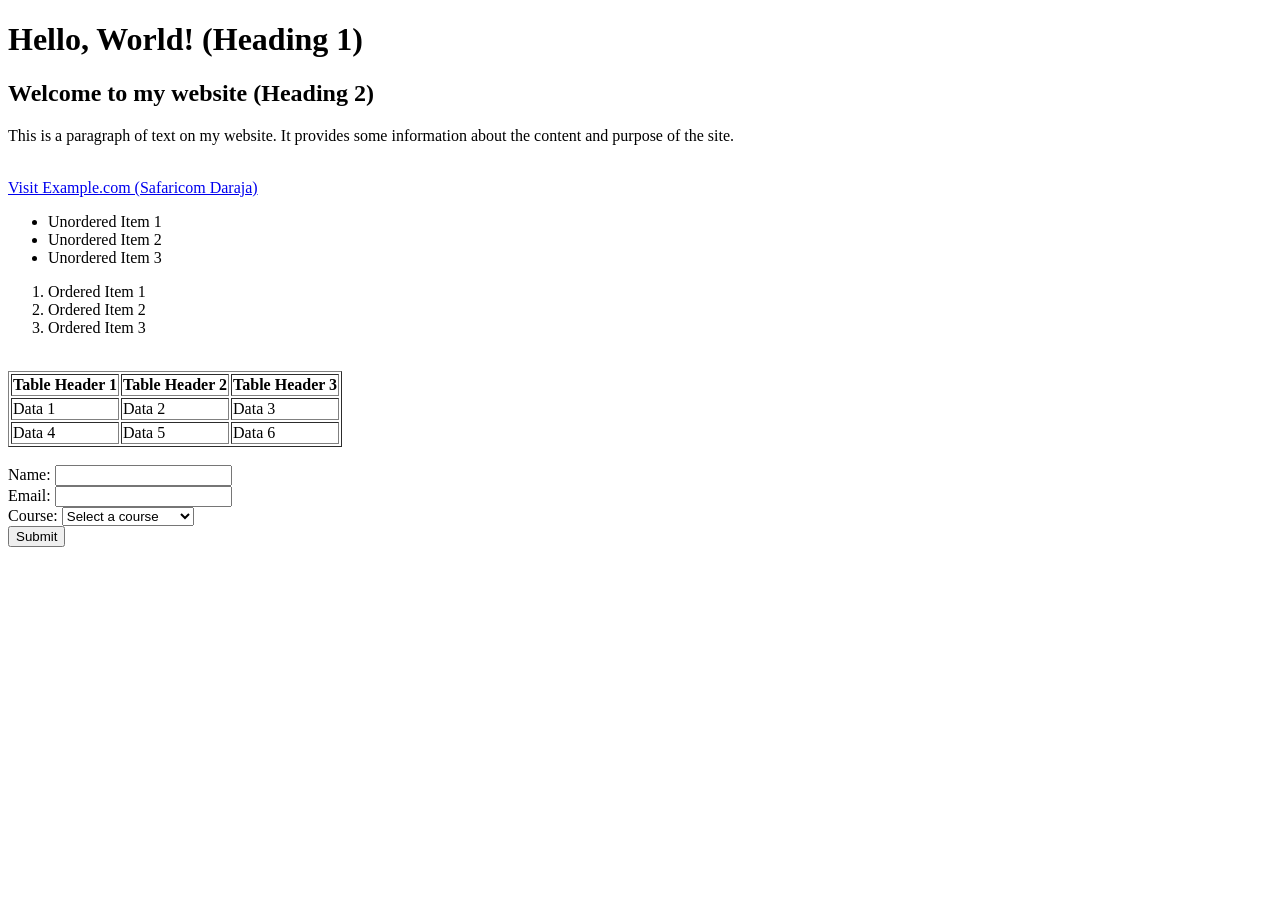
<file: week_1/index.html>
<!DOCTYPE html>
<html lang="en">
<head>
    <meta charset="UTF-8">
    <meta name="viewport" content="width=device-width, initial-scale=1.0">
    <title>My Website</title>
</head>
<body>
    <h1>Hello, World! (Heading 1)</h1>
    <h2>Welcome to my website (Heading 2)</h2>
    <p>This is a paragraph of text on my website. It provides some information about the content and purpose of the site.</p>
    <br>
    <a href="https://developer.safaricom.co.ke/" target="_blank">Visit Example.com (Safaricom Daraja)</a>
    <br>
    <ul>
        <li>Unordered Item 1</li>
        <li>Unordered Item 2</li>
        <li>Unordered Item 3</li>
    </ul>
    <ol>
        <li>Ordered Item 1</li>
        <li>Ordered Item 2</li>
        <li>Ordered Item 3</li>
    </ol>
    <br>
    <table border="1">
        <tr>
            <th>Table Header 1</th>
            <th>Table Header 2</th>
            <th>Table Header 3</th>
        </tr>
        <tr>
            <td>Data 1</td>
            <td>Data 2</td>
            <td>Data 3</td>
        </tr>
        <tr>
            <td>Data 4</td>
            <td>Data 5</td>
            <td>Data 6</td>
        </tr>
    </table>
    <br>
    <form action="/submit" method="post">
        <label for="name">Name:</label>
        <input type="text" id="name" name="name" required>
        <br>
        <label for="email">Email:</label>
        <input type="email" id="email" name="email" required>
        <br>
        <label for="course">Course:</label>
        <select id="course" name="course" required>
            <option value="">Select a course</option>
            <option value="web_development">Web Development</option>
            <option value="data_science">Data Science</option>
            <option value="machine_learning">Machine Learning</option>
        </select>
        <br>
        <input type="submit" value="Submit">
    </form>
</body>
</html>
</file>
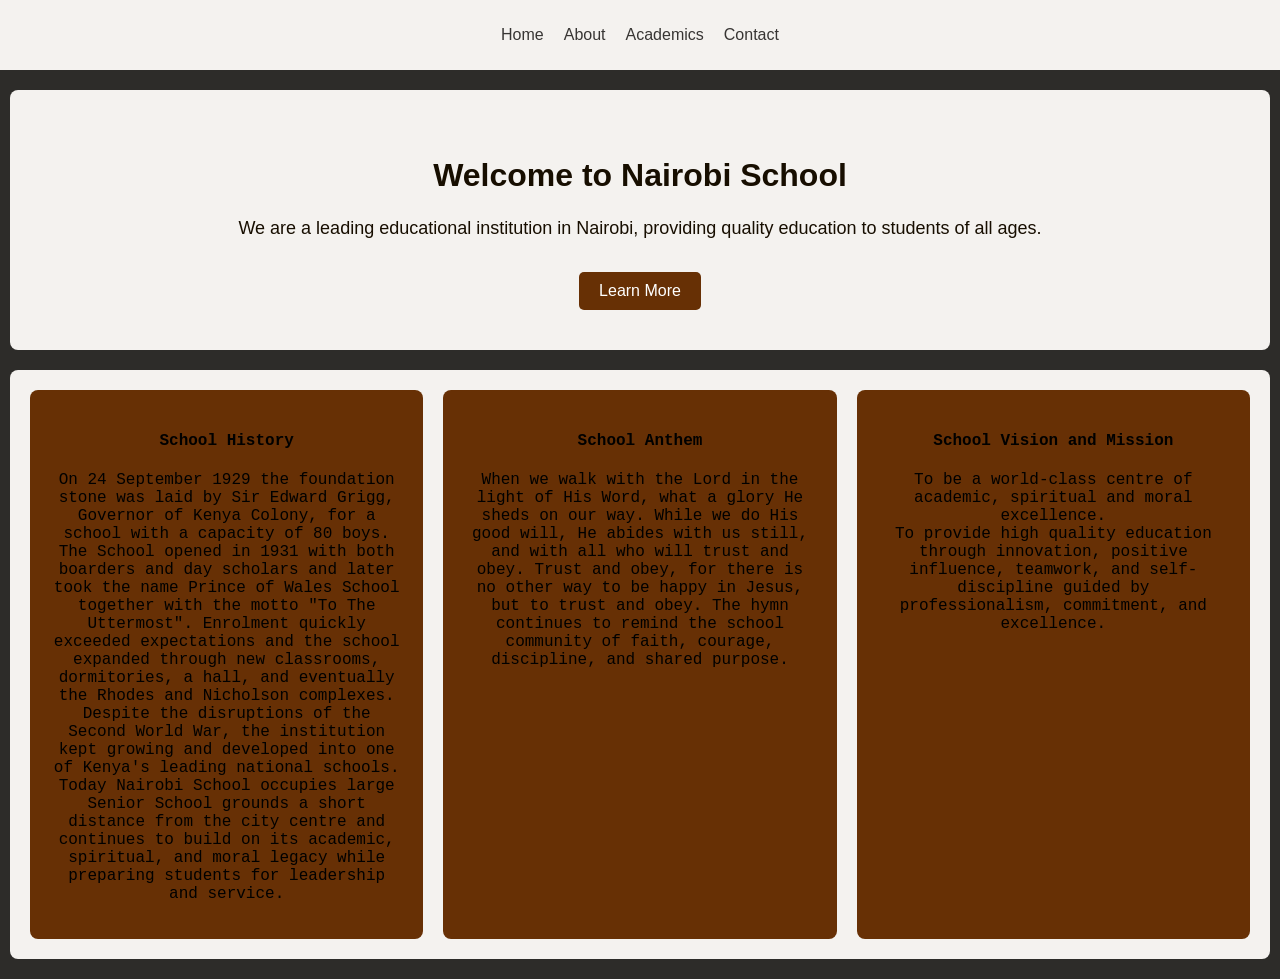
<file: week_1/nairobi_school/index.html>
<!DOCTYPE html>
<html lang="en">
<head>
    <meta charset="UTF-8">
    <meta name="viewport" content="width=device-width, initial-scale=1.0">
    <title>Home | Nairobi School</title>
    <link rel="stylesheet" href=".\assets\style.css">
</head>
<body>
    <nav>
        <ul>
            <li><a href="index.html">Home</a></li>
            <li><a href="about.html">About</a></li>
            <li><a href="academics.html">Academics</a></li>
            <li><a href="contact.html">Contact</a></li>
        </ul>
    </nav>
    <section class="hero">
        <h2>Welcome to Nairobi School</h2>
        <p>We are a leading educational institution in Nairobi, providing quality education to students of all ages.</p>
        <button class="btn">Learn More</button>
    </section>
    <section class="columns">
        <div class="column">
            <h4>School History</h4>
            <p>On 24 September 1929 the foundation stone was laid by Sir Edward Grigg, Governor of Kenya Colony, 
               for a school with a capacity of 80 boys. The School opened in 1931 with both boarders and day scholars 
               and later took the name Prince of Wales School together with the motto "To The Uttermost".
               Enrolment quickly exceeded expectations and the school expanded through new classrooms, dormitories, a hall, and eventually 
               the Rhodes and Nicholson complexes. Despite the disruptions of the Second World War, the institution kept growing and 
               developed into one of Kenya's leading national schools.
               Today Nairobi School occupies large Senior School grounds a short distance from the city centre 
               and continues to build on its academic, spiritual, and moral legacy while preparing students for leadership and service.
            </p>
        </div>
        <div class="column">
            <h4>School Anthem</h4>
            <p>When we walk with the Lord in the light of His Word, what a glory He sheds on our way. 
               While we do His good will, He abides with us still, and with all who will trust and obey.
               Trust and obey, for there is no other way to be happy in Jesus, but to trust and obey. 
               The hymn continues to remind the school community of faith, courage, discipline, and shared purpose.
            </p>
        </div>
        <div class="column">
            <h4>School Vision and Mission</h4>
            <p>To be a world-class centre of academic, spiritual and moral excellence.<br>
               To provide high quality education through innovation, positive influence, 
               teamwork, and self-discipline guided by professionalism, commitment, and excellence.
            </p>
        </div>
    </section>
</body>
</html>
</file>
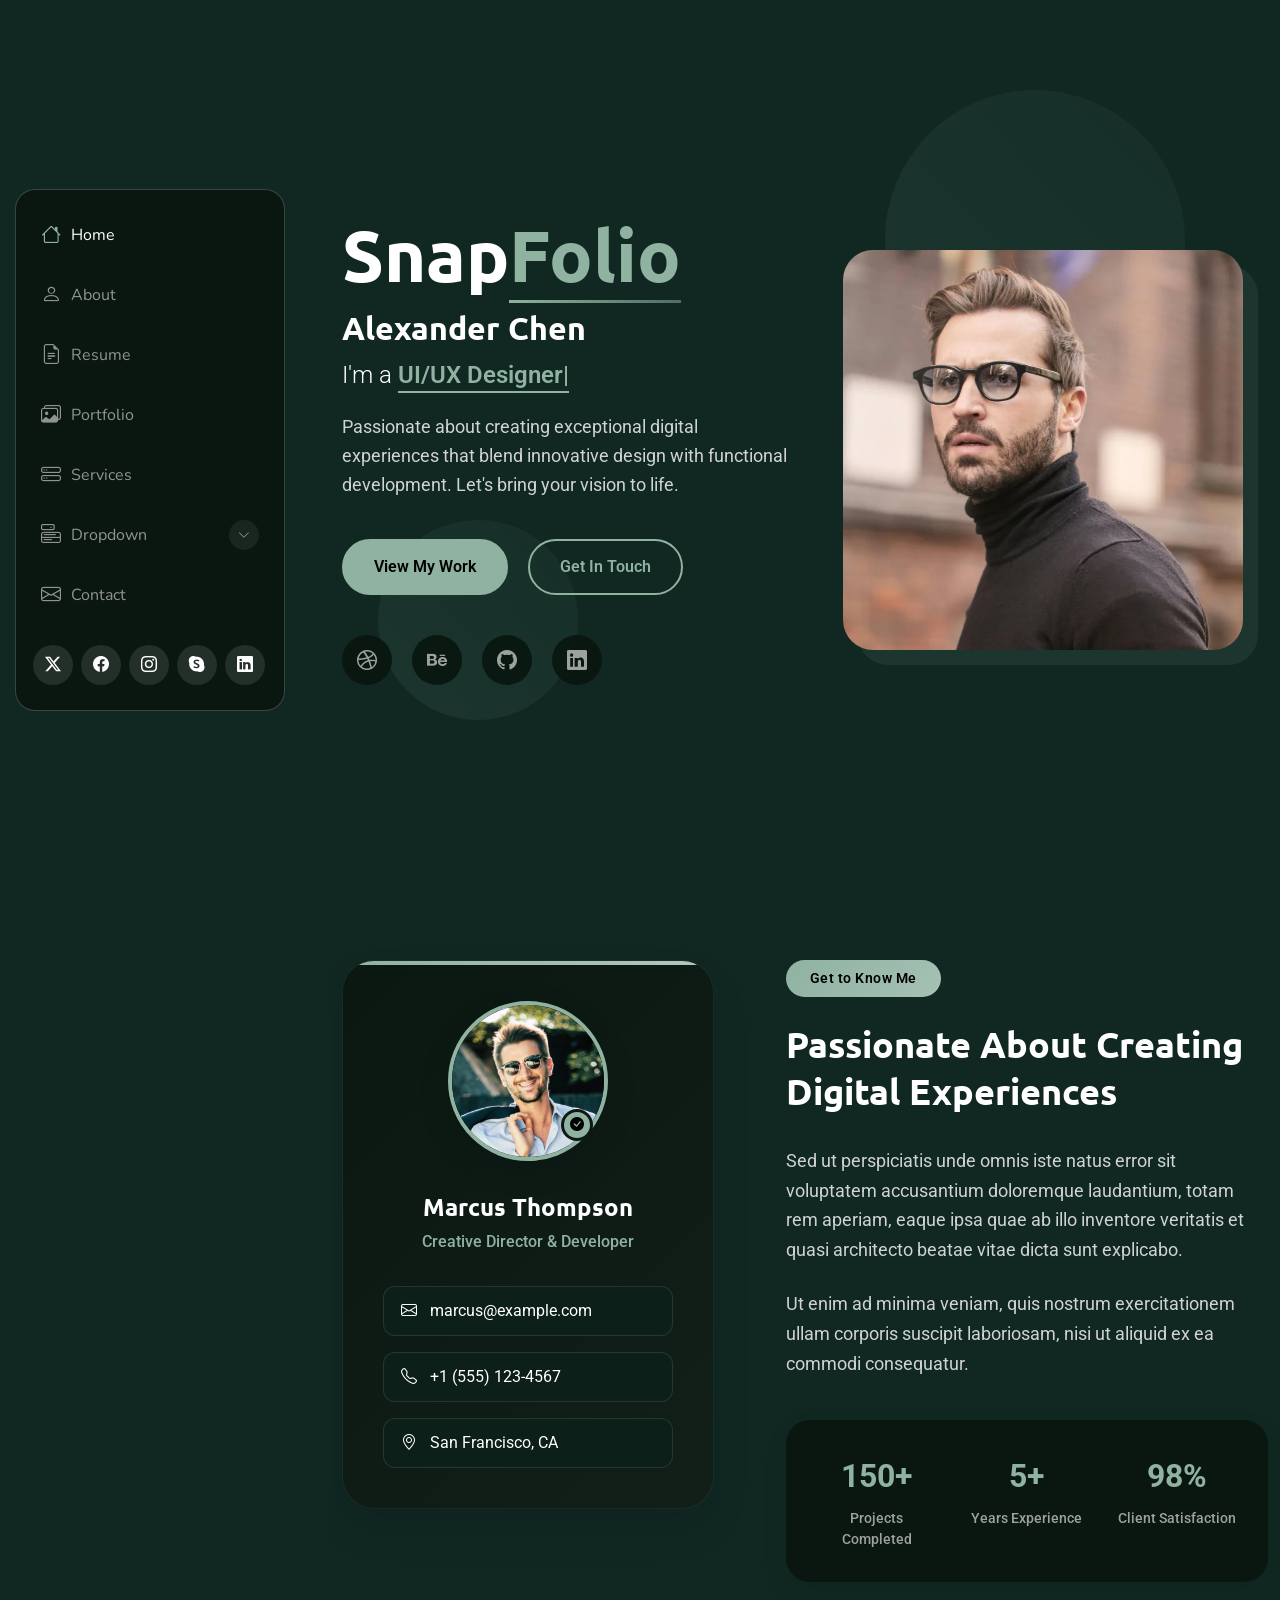
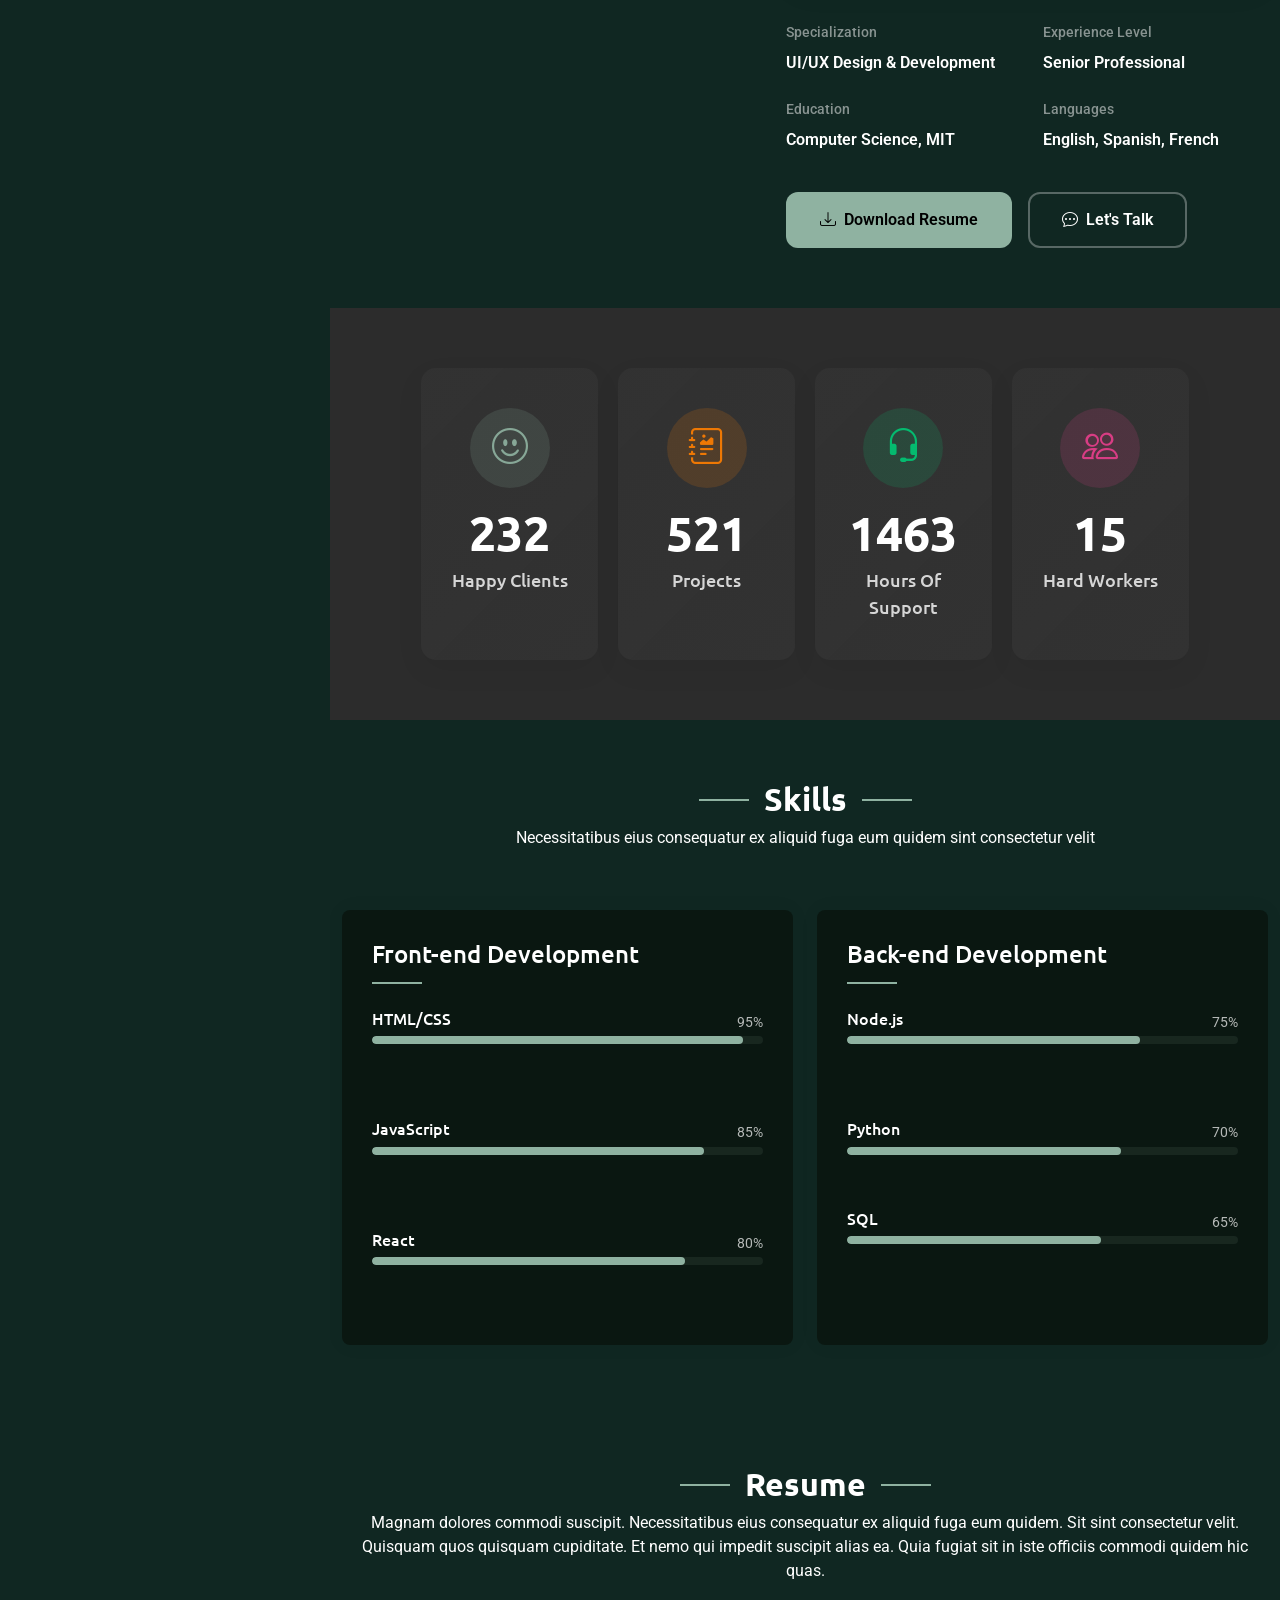
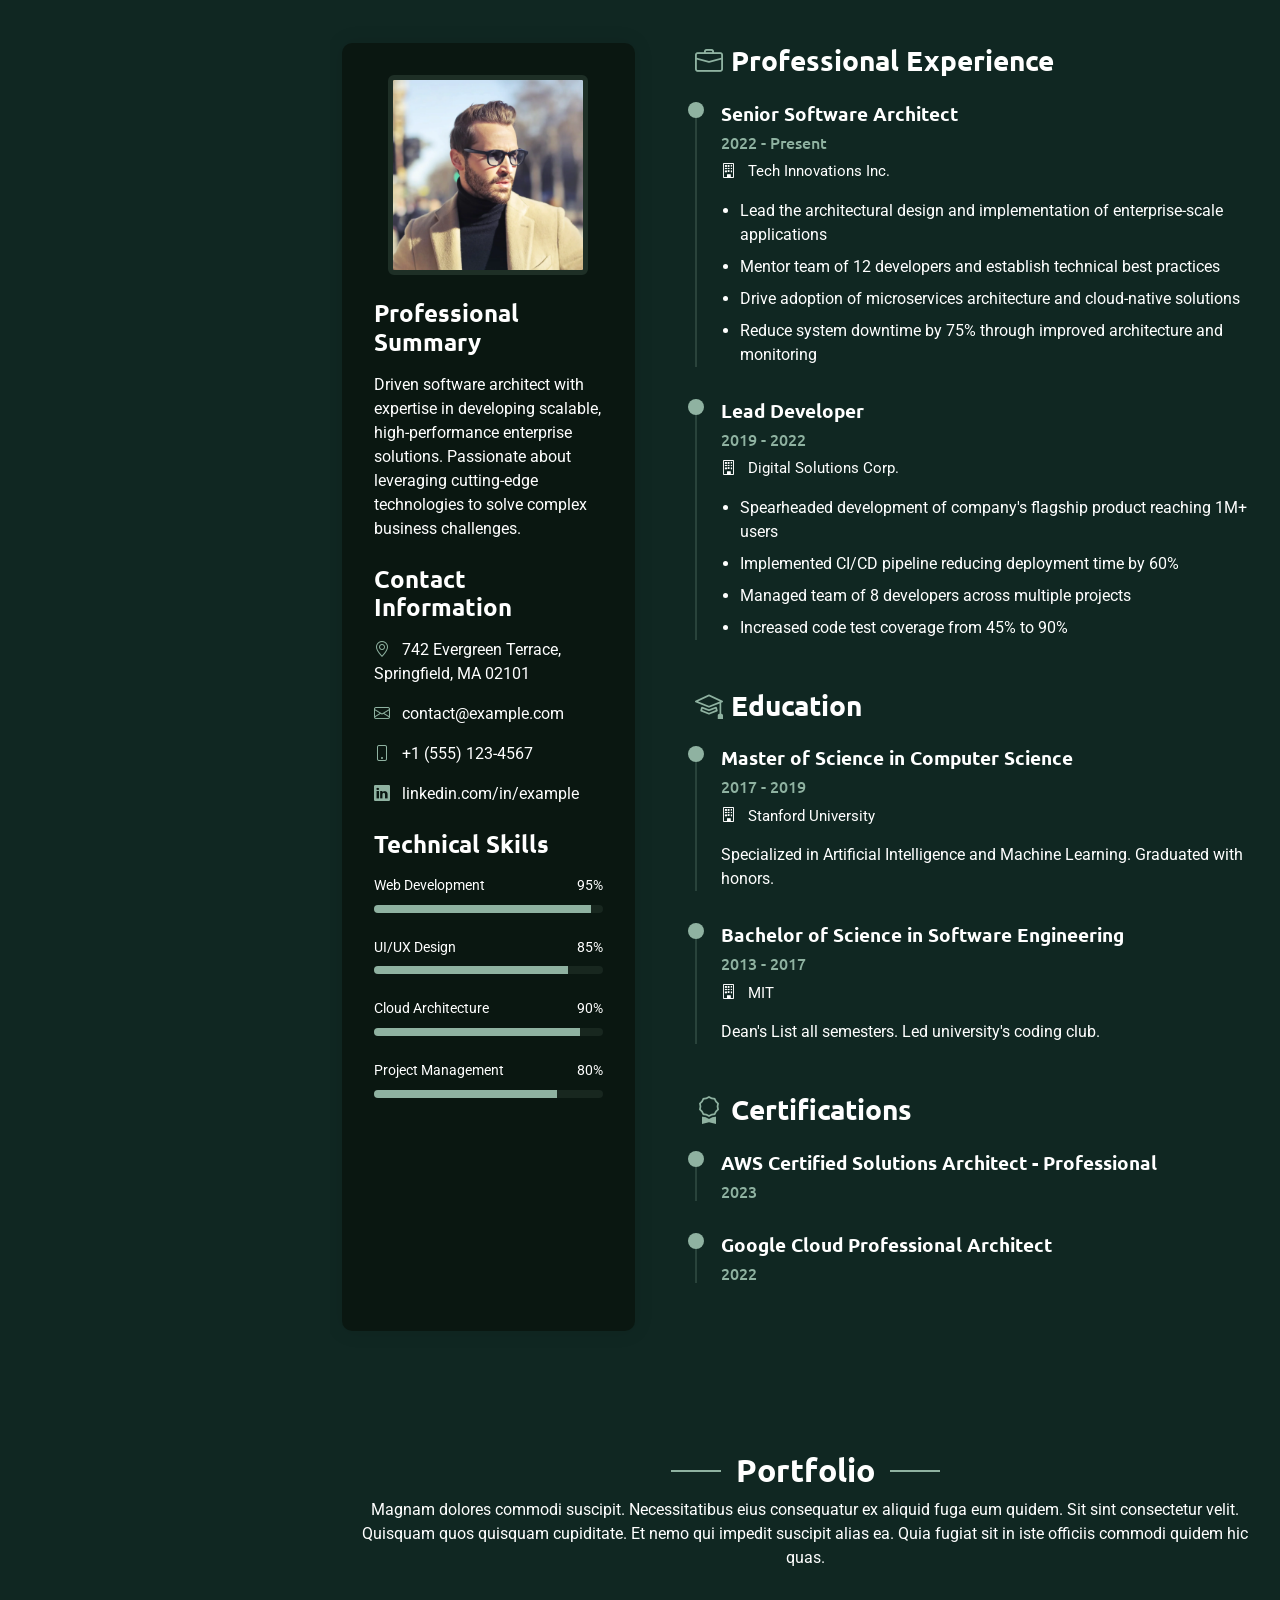
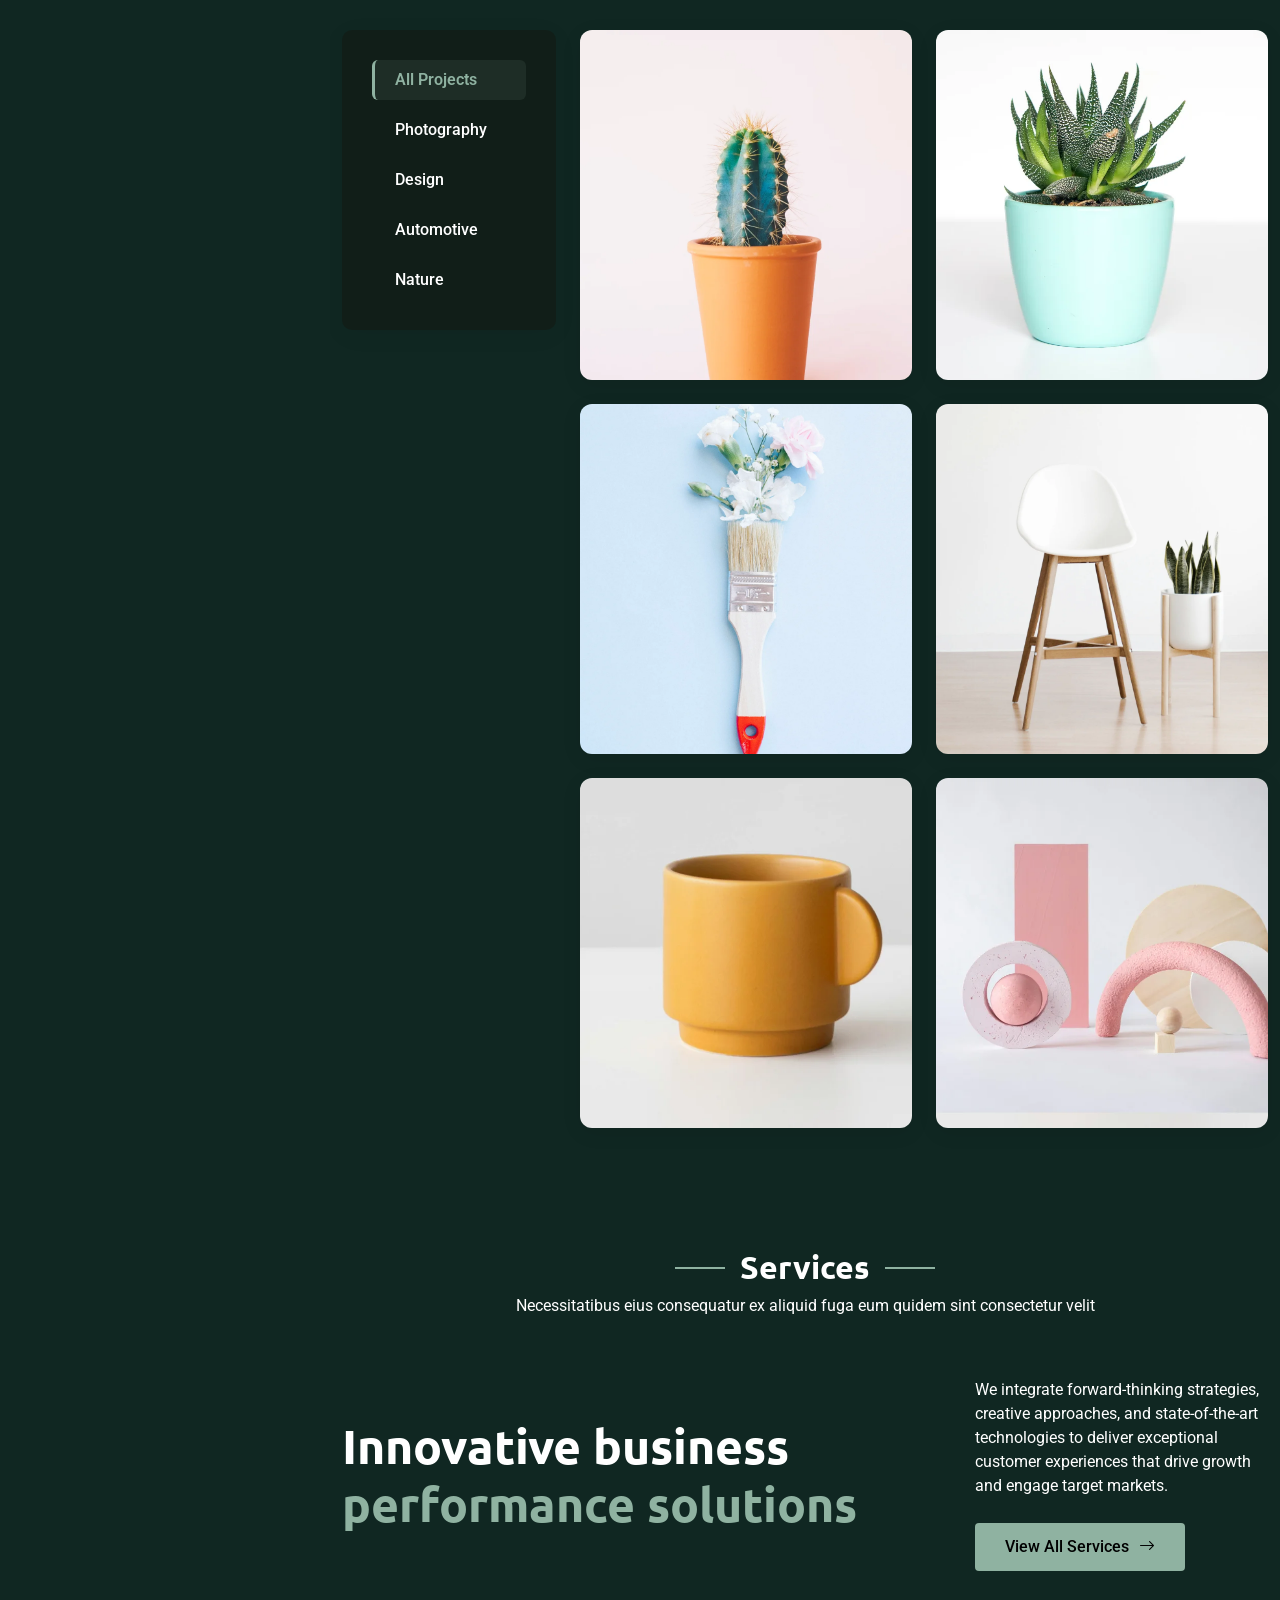
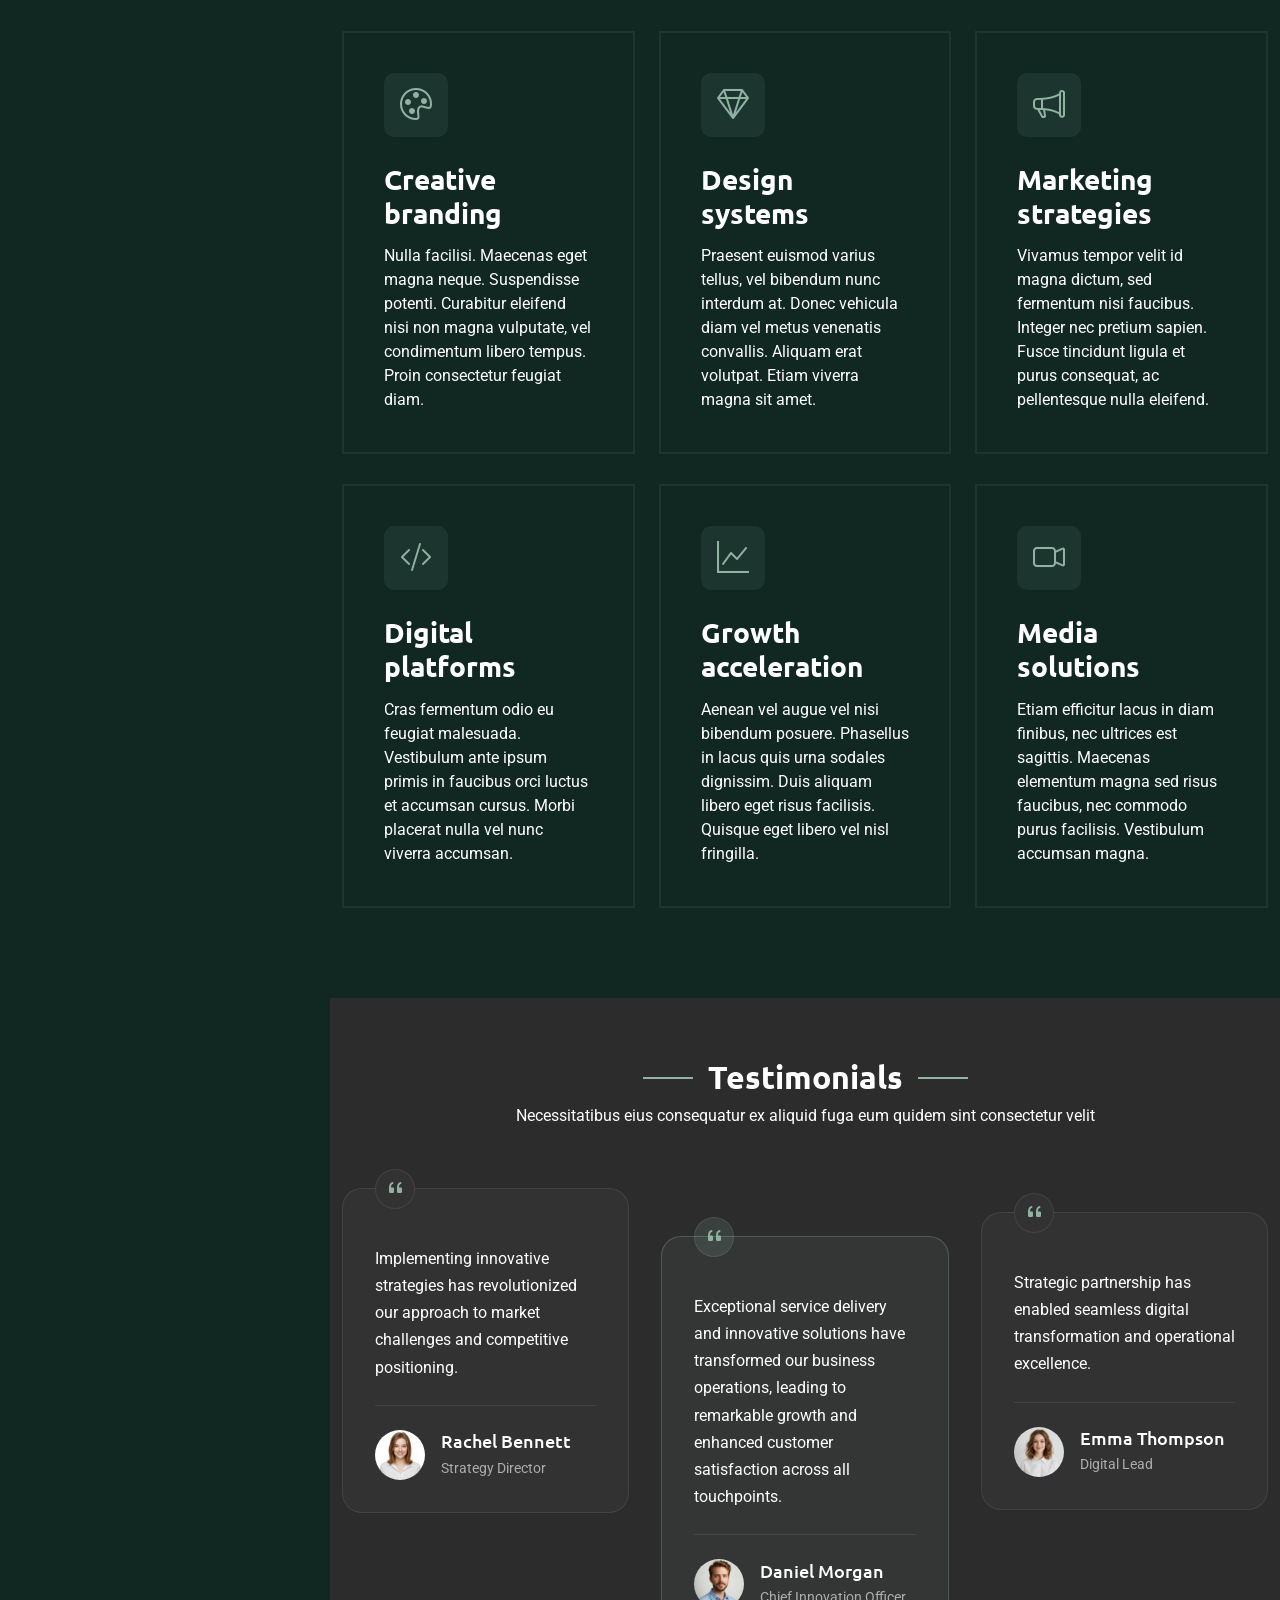
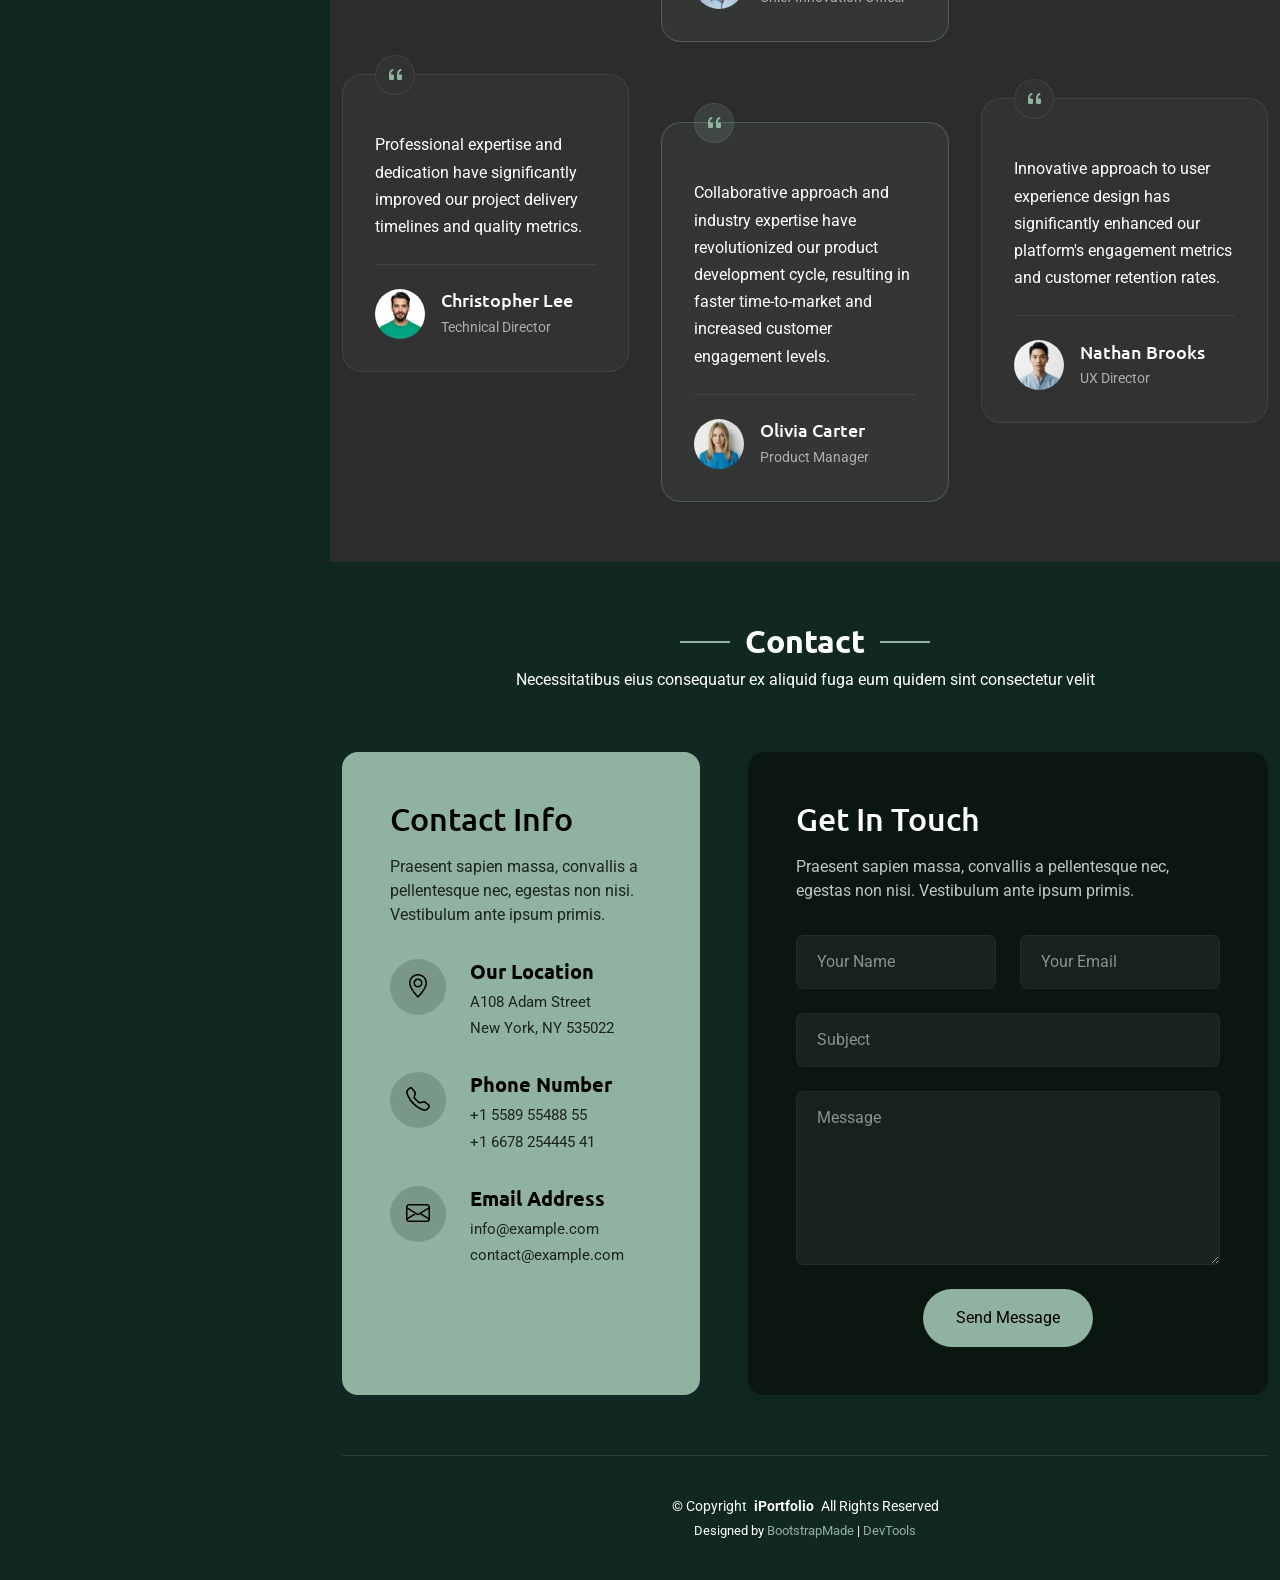
<file: week_2/SnapFolio/index.html>
<!DOCTYPE html>
<html lang="en">

<head>
  <meta charset="utf-8">
  <meta content="width=device-width, initial-scale=1.0" name="viewport">
  <title>Index - SnapFolio Bootstrap Template</title>
  <meta name="description" content="">
  <meta name="keywords" content="">

  <!-- Favicons -->
  <link href="assets/img/favicon.png" rel="icon">
  <link href="assets/img/apple-touch-icon.png" rel="apple-touch-icon">

  <!-- Fonts -->
  <link href="https://fonts.googleapis.com" rel="preconnect">
  <link href="https://fonts.gstatic.com" rel="preconnect" crossorigin>
  <link href="https://fonts.googleapis.com/css2?family=Roboto:ital,wght@0,100;0,300;0,400;0,500;0,700;0,900;1,100;1,300;1,400;1,500;1,700;1,900&family=Ubuntu:ital,wght@0,300;0,400;0,500;0,700;1,300;1,400;1,500;1,700&family=Nunito:ital,wght@0,200;0,300;0,400;0,500;0,600;0,700;0,800;0,900;1,200;1,300;1,400;1,500;1,600;1,700;1,800;1,900&display=swap" rel="stylesheet">

  <!-- Vendor CSS Files -->
  <link href="assets/vendor/bootstrap/css/bootstrap.min.css" rel="stylesheet">
  <link href="assets/vendor/bootstrap-icons/bootstrap-icons.css" rel="stylesheet">
  <link href="assets/vendor/aos/aos.css" rel="stylesheet">
  <link href="assets/vendor/glightbox/css/glightbox.min.css" rel="stylesheet">
  <link href="assets/vendor/swiper/swiper-bundle.min.css" rel="stylesheet">

  <!-- Main CSS File -->
  <link href="assets/css/main.css" rel="stylesheet">

  <!-- =======================================================
  * Template Name: SnapFolio
  * Template URL: https://bootstrapmade.com/snapfolio-bootstrap-portfolio-template/
  * Updated: Jul 21 2025 with Bootstrap v5.3.7
  * Author: BootstrapMade.com
  * License: https://bootstrapmade.com/license/
  ======================================================== -->
</head>

<body class="index-page">

  <header id="header" class="header dark-background d-flex flex-column justify-content-center">
    <i class="header-toggle d-xl-none bi bi-list"></i>

    <div class="header-container d-flex flex-column align-items-start">
      <nav id="navmenu" class="navmenu">
        <ul>
          <li><a href="#hero" class="active"><i class="bi bi-house navicon"></i>Home</a></li>
          <li><a href="#about"><i class="bi bi-person navicon"></i> About</a></li>
          <li><a href="#resume"><i class="bi bi-file-earmark-text navicon"></i> Resume</a></li>
          <li><a href="#portfolio"><i class="bi bi-images navicon"></i> Portfolio</a></li>
          <li><a href="#services"><i class="bi bi-hdd-stack navicon"></i> Services</a></li>
          <li class="dropdown"><a href="#"><i class="bi bi-menu-button navicon"></i> <span>Dropdown</span> <i class="bi bi-chevron-down toggle-dropdown"></i></a>
            <ul>
              <li><a href="#">Dropdown 1</a></li>
              <li class="dropdown"><a href="#"><span>Deep Dropdown</span> <i class="bi bi-chevron-down toggle-dropdown"></i></a>
                <ul>
                  <li><a href="#">Deep Dropdown 1</a></li>
                  <li><a href="#">Deep Dropdown 2</a></li>
                  <li><a href="#">Deep Dropdown 3</a></li>
                  <li><a href="#">Deep Dropdown 4</a></li>
                  <li><a href="#">Deep Dropdown 5</a></li>
                </ul>
              </li>
              <li><a href="#">Dropdown 2</a></li>
              <li><a href="#">Dropdown 3</a></li>
              <li><a href="#">Dropdown 4</a></li>
            </ul>
          </li>
          <li><a href="#contact"><i class="bi bi-envelope navicon"></i> Contact</a></li>
        </ul>
      </nav>

      <div class="social-links text-center">
        <a href="#" class="twitter"><i class="bi bi-twitter-x"></i></a>
        <a href="#" class="facebook"><i class="bi bi-facebook"></i></a>
        <a href="#" class="instagram"><i class="bi bi-instagram"></i></a>
        <a href="#" class="google-plus"><i class="bi bi-skype"></i></a>
        <a href="#" class="linkedin"><i class="bi bi-linkedin"></i></a>
      </div>

    </div>

  </header>

  <main class="main">

    <!-- Hero Section -->
    <section id="hero" class="hero section">

      <div class="background-elements">
        <div class="bg-circle circle-1"></div>
        <div class="bg-circle circle-2"></div>
      </div>

      <div class="hero-content">

        <div class="container">
          <div class="row align-items-center">

            <div class="col-lg-6" data-aos="fade-right" data-aos-delay="100">
              <div class="hero-text">
                <h1>Snap<span class="accent-text">Folio</span></h1>
                <h2>Alexander Chen</h2>
                <p class="lead">I'm a <span class="typed" data-typed-items="UI/UX Designer, Web Developer, Brand Strategist, Creative Director"></span></p>
                <p class="description">Passionate about creating exceptional digital experiences that blend innovative design with functional development. Let's bring your vision to life.</p>

                <div class="hero-actions">
                  <a href="#portfolio" class="btn btn-primary">View My Work</a>
                  <a href="#contact" class="btn btn-outline">Get In Touch</a>
                </div>

                <div class="social-links">
                  <a href="#"><i class="bi bi-dribbble"></i></a>
                  <a href="#"><i class="bi bi-behance"></i></a>
                  <a href="#"><i class="bi bi-github"></i></a>
                  <a href="#"><i class="bi bi-linkedin"></i></a>
                </div>
              </div>
            </div>

            <div class="col-lg-6" data-aos="fade-left" data-aos-delay="200">
              <div class="hero-visual">
                <div class="profile-container">
                  <div class="profile-background"></div>
                  <img src="assets/img/profile/profile-2.webp" alt="Alexander Chen" class="profile-image">
                </div>
              </div>
            </div>

          </div>
        </div>
      </div>

    </section><!-- /Hero Section -->

    <!-- About Section -->
    <section id="about" class="about section">

      <div class="container" data-aos="fade-up" data-aos-delay="100">

        <div class="row">
          <div class="col-lg-5" data-aos="zoom-in" data-aos-delay="200">
            <div class="profile-card">
              <div class="profile-header">
                <div class="profile-image">
                  <img src="assets/img/profile/profile-square-3.webp" alt="Profile Image" class="img-fluid">
                </div>
                <div class="profile-badge">
                  <i class="bi bi-check-circle-fill"></i>
                </div>
              </div>

              <div class="profile-content">
                <h3>Marcus Thompson</h3>
                <p class="profession">Creative Director &amp; Developer</p>

                <div class="contact-links">
                  <a href="mailto:marcus@example.com" class="contact-item">
                    <i class="bi bi-envelope"></i>
                    marcus@example.com
                  </a>
                  <a href="tel:+15551234567" class="contact-item">
                    <i class="bi bi-telephone"></i>
                    +1 (555) 123-4567
                  </a>
                  <a href="#" class="contact-item">
                    <i class="bi bi-geo-alt"></i>
                    San Francisco, CA
                  </a>
                </div>
              </div>
            </div>
          </div>

          <div class="col-lg-7" data-aos="fade-left" data-aos-delay="300">
            <div class="about-content">
              <div class="section-header">
                <span class="badge-text">Get to Know Me</span>
                <h2>Passionate About Creating Digital Experiences</h2>
              </div>

              <div class="description">
                <p>Sed ut perspiciatis unde omnis iste natus error sit voluptatem accusantium doloremque laudantium, totam rem aperiam, eaque ipsa quae ab illo inventore veritatis et quasi architecto beatae vitae dicta sunt explicabo.</p>

                <p>Ut enim ad minima veniam, quis nostrum exercitationem ullam corporis suscipit laboriosam, nisi ut aliquid ex ea commodi consequatur.</p>
              </div>

              <div class="stats-grid">
                <div class="stat-item">
                  <div class="stat-number">150+</div>
                  <div class="stat-label">Projects Completed</div>
                </div>
                <div class="stat-item">
                  <div class="stat-number">5+</div>
                  <div class="stat-label">Years Experience</div>
                </div>
                <div class="stat-item">
                  <div class="stat-number">98%</div>
                  <div class="stat-label">Client Satisfaction</div>
                </div>
              </div>

              <div class="details-grid">
                <div class="detail-row">
                  <div class="detail-item">
                    <span class="detail-label">Specialization</span>
                    <span class="detail-value">UI/UX Design &amp; Development</span>
                  </div>
                  <div class="detail-item">
                    <span class="detail-label">Experience Level</span>
                    <span class="detail-value">Senior Professional</span>
                  </div>
                </div>
                <div class="detail-row">
                  <div class="detail-item">
                    <span class="detail-label">Education</span>
                    <span class="detail-value">Computer Science, MIT</span>
                  </div>
                  <div class="detail-item">
                    <span class="detail-label">Languages</span>
                    <span class="detail-value">English, Spanish, French</span>
                  </div>
                </div>
              </div>

              <div class="cta-section">
                <a href="#" class="btn btn-primary">
                  <i class="bi bi-download"></i>
                  Download Resume
                </a>
                <a href="#" class="btn btn-outline">
                  <i class="bi bi-chat-dots"></i>
                  Let's Talk
                </a>
              </div>
            </div>
          </div>
        </div>

      </div>

    </section><!-- /About Section -->

    <!-- Stats Section -->
    <section id="stats" class="stats section light-background">

      <div class="container" data-aos="fade-up" data-aos-delay="100">

        <div class="row justify-content-center">
          <div class="col-lg-10">
            <div class="stats-wrapper">
              <div class="stats-item" data-aos="zoom-in" data-aos-delay="150">
                <div class="icon-wrapper">
                  <i class="bi bi-emoji-smile"></i>
                </div>
                <span data-purecounter-start="0" data-purecounter-end="232" data-purecounter-duration="1" class="purecounter"></span>
                <p>Happy Clients</p>
              </div><!-- End Stats Item -->

              <div class="stats-item" data-aos="zoom-in" data-aos-delay="200">
                <div class="icon-wrapper">
                  <i class="bi bi-journal-richtext"></i>
                </div>
                <span data-purecounter-start="0" data-purecounter-end="521" data-purecounter-duration="1" class="purecounter"></span>
                <p>Projects</p>
              </div><!-- End Stats Item -->

              <div class="stats-item" data-aos="zoom-in" data-aos-delay="250">
                <div class="icon-wrapper">
                  <i class="bi bi-headset"></i>
                </div>
                <span data-purecounter-start="0" data-purecounter-end="1463" data-purecounter-duration="1" class="purecounter"></span>
                <p>Hours Of Support</p>
              </div><!-- End Stats Item -->

              <div class="stats-item" data-aos="zoom-in" data-aos-delay="300">
                <div class="icon-wrapper">
                  <i class="bi bi-people"></i>
                </div>
                <span data-purecounter-start="0" data-purecounter-end="15" data-purecounter-duration="1" class="purecounter"></span>
                <p>Hard Workers</p>
              </div><!-- End Stats Item -->
            </div>
          </div>
        </div>

      </div>

    </section><!-- /Stats Section -->

    <!-- Skills Section -->
    <section id="skills" class="skills section">

      <!-- Section Title -->
      <div class="container section-title" data-aos="fade-up">
        <h2>Skills</h2>
        <p>Necessitatibus eius consequatur ex aliquid fuga eum quidem sint consectetur velit</p>
      </div><!-- End Section Title -->

      <div class="container" data-aos="fade-up" data-aos-delay="100">

        <div class="row">
          <div class="col-lg-6">
            <div class="skills-category" data-aos="fade-up" data-aos-delay="200">
              <h3>Front-end Development</h3>
              <div class="skills-animation">
                <div class="skill-item">
                  <div class="d-flex justify-content-between align-items-center">
                    <h4>HTML/CSS</h4>
                    <span class="skill-percentage">95%</span>
                  </div>
                  <div class="progress">
                    <div class="progress-bar" role="progressbar" aria-valuenow="95" aria-valuemin="0" aria-valuemax="100"></div>
                  </div>
                  <div class="skill-tooltip">Expert level knowledge of semantic HTML5 and modern CSS3 techniques</div>
                </div>

                <div class="skill-item">
                  <div class="d-flex justify-content-between align-items-center">
                    <h4>JavaScript</h4>
                    <span class="skill-percentage">85%</span>
                  </div>
                  <div class="progress">
                    <div class="progress-bar" role="progressbar" aria-valuenow="85" aria-valuemin="0" aria-valuemax="100"></div>
                  </div>
                  <div class="skill-tooltip">Strong proficiency in ES6+, DOM manipulation, and modern frameworks</div>
                </div>

                <div class="skill-item">
                  <div class="d-flex justify-content-between align-items-center">
                    <h4>React</h4>
                    <span class="skill-percentage">80%</span>
                  </div>
                  <div class="progress">
                    <div class="progress-bar" role="progressbar" aria-valuenow="80" aria-valuemin="0" aria-valuemax="100"></div>
                  </div>
                  <div class="skill-tooltip">Experience with React hooks, state management, and component architecture</div>
                </div>
              </div>
            </div><!-- End Frontend Skills -->
          </div>

          <div class="col-lg-6">
            <div class="skills-category" data-aos="fade-up" data-aos-delay="300">
              <h3>Back-end Development</h3>
              <div class="skills-animation">
                <div class="skill-item">
                  <div class="d-flex justify-content-between align-items-center">
                    <h4>Node.js</h4>
                    <span class="skill-percentage">75%</span>
                  </div>
                  <div class="progress">
                    <div class="progress-bar" role="progressbar" aria-valuenow="75" aria-valuemin="0" aria-valuemax="100"></div>
                  </div>
                  <div class="skill-tooltip">Server-side JavaScript development with Express and REST APIs</div>
                </div>

                <div class="skill-item">
                  <div class="d-flex justify-content-between align-items-center">
                    <h4>Python</h4>
                    <span class="skill-percentage">70%</span>
                  </div>
                  <div class="progress">
                    <div class="progress-bar" role="progressbar" aria-valuenow="70" aria-valuemin="0" aria-valuemax="100"></div>
                  </div>
                  <div class="skill-tooltip">Python development with Django and data analysis tools</div>
                </div>

                <div class="skill-item">
                  <div class="d-flex justify-content-between align-items-center">
                    <h4>SQL</h4>
                    <span class="skill-percentage">65%</span>
                  </div>
                  <div class="progress">
                    <div class="progress-bar" role="progressbar" aria-valuenow="65" aria-valuemin="0" aria-valuemax="100"></div>
                  </div>
                  <div class="skill-tooltip">Database design, optimization, and complex queries</div>
                </div>
              </div>
            </div><!-- End Backend Skills -->
          </div>
        </div>

      </div>

    </section><!-- /Skills Section -->

    <!-- Resume Section -->
    <section id="resume" class="resume section">

      <!-- Section Title -->
      <div class="container section-title" data-aos="fade-up">
        <h2>Resume</h2>
        <p>Magnam dolores commodi suscipit. Necessitatibus eius consequatur ex aliquid fuga eum quidem. Sit sint consectetur velit. Quisquam quos quisquam cupiditate. Et nemo qui impedit suscipit alias ea. Quia fugiat sit in iste officiis commodi quidem hic quas.</p>
      </div><!-- End Section Title -->

      <div class="container" data-aos="fade-up" data-aos-delay="100">

        <div class="row gy-4">
          <!-- Left column with summary and contact -->
          <div class="col-lg-4">
            <div class="resume-side" data-aos="fade-right" data-aos-delay="100">
              <div class="profile-img mb-4">
                <img src="assets/img/profile/profile-square-2.webp" alt="Profile" class="img-fluid rounded">
              </div>

              <h3>Professional Summary</h3>
              <p>Driven software architect with expertise in developing scalable, high-performance enterprise solutions. Passionate about leveraging cutting-edge technologies to solve complex business challenges.</p>

              <h3 class="mt-4">Contact Information</h3>
              <ul class="contact-info list-unstyled">
                <li><i class="bi bi-geo-alt"></i> 742 Evergreen Terrace, Springfield, MA 02101</li>
                <li><i class="bi bi-envelope"></i> contact@example.com</li>
                <li><i class="bi bi-phone"></i> +1 (555) 123-4567</li>
                <li><i class="bi bi-linkedin"></i> linkedin.com/in/example</li>
              </ul>

              <div class="skills-animation mt-4">
                <h3>Technical Skills</h3>
                <div class="skill-item">
                  <div class="d-flex justify-content-between">
                    <span>Web Development</span>
                    <span>95%</span>
                  </div>
                  <div class="progress">
                    <div class="progress-bar" role="progressbar" aria-valuenow="95" aria-valuemin="0" aria-valuemax="100"></div>
                  </div>
                </div>

                <div class="skill-item">
                  <div class="d-flex justify-content-between">
                    <span>UI/UX Design</span>
                    <span>85%</span>
                  </div>
                  <div class="progress">
                    <div class="progress-bar" role="progressbar" aria-valuenow="85" aria-valuemin="0" aria-valuemax="100"></div>
                  </div>
                </div>

                <div class="skill-item">
                  <div class="d-flex justify-content-between">
                    <span>Cloud Architecture</span>
                    <span>90%</span>
                  </div>
                  <div class="progress">
                    <div class="progress-bar" role="progressbar" aria-valuenow="90" aria-valuemin="0" aria-valuemax="100"></div>
                  </div>
                </div>

                <div class="skill-item">
                  <div class="d-flex justify-content-between">
                    <span>Project Management</span>
                    <span>80%</span>
                  </div>
                  <div class="progress">
                    <div class="progress-bar" role="progressbar" aria-valuenow="80" aria-valuemin="0" aria-valuemax="100"></div>
                  </div>
                </div>
              </div>
            </div>
          </div>

          <!-- Right column with experience and education -->
          <div class="col-lg-8 ps-4 ps-lg-5">
            <!-- Experience Section -->
            <div class="resume-section" data-aos="fade-up">
              <h3><i class="bi bi-briefcase me-2"></i>Professional Experience</h3>

              <div class="resume-item">
                <h4>Senior Software Architect</h4>
                <h5>2022 - Present</h5>
                <p class="company"><i class="bi bi-building"></i> Tech Innovations Inc.</p>
                <ul>
                  <li>Lead the architectural design and implementation of enterprise-scale applications</li>
                  <li>Mentor team of 12 developers and establish technical best practices</li>
                  <li>Drive adoption of microservices architecture and cloud-native solutions</li>
                  <li>Reduce system downtime by 75% through improved architecture and monitoring</li>
                </ul>
              </div>

              <div class="resume-item">
                <h4>Lead Developer</h4>
                <h5>2019 - 2022</h5>
                <p class="company"><i class="bi bi-building"></i> Digital Solutions Corp.</p>
                <ul>
                  <li>Spearheaded development of company's flagship product reaching 1M+ users</li>
                  <li>Implemented CI/CD pipeline reducing deployment time by 60%</li>
                  <li>Managed team of 8 developers across multiple projects</li>
                  <li>Increased code test coverage from 45% to 90%</li>
                </ul>
              </div>
            </div>

            <!-- Education Section -->
            <div class="resume-section" data-aos="fade-up" data-aos-delay="100">
              <h3><i class="bi bi-mortarboard me-2"></i>Education</h3>

              <div class="resume-item">
                <h4>Master of Science in Computer Science</h4>
                <h5>2017 - 2019</h5>
                <p class="company"><i class="bi bi-building"></i> Stanford University</p>
                <p>Specialized in Artificial Intelligence and Machine Learning. Graduated with honors.</p>
              </div>

              <div class="resume-item">
                <h4>Bachelor of Science in Software Engineering</h4>
                <h5>2013 - 2017</h5>
                <p class="company"><i class="bi bi-building"></i> MIT</p>
                <p>Dean's List all semesters. Led university's coding club.</p>
              </div>
            </div>

            <!-- Certifications Section -->
            <div class="resume-section" data-aos="fade-up" data-aos-delay="200">
              <h3><i class="bi bi-award me-2"></i>Certifications</h3>

              <div class="resume-item">
                <h4>AWS Certified Solutions Architect - Professional</h4>
                <h5>2023</h5>
              </div>

              <div class="resume-item">
                <h4>Google Cloud Professional Architect</h4>
                <h5>2022</h5>
              </div>
            </div>
          </div>
        </div>

      </div>

    </section><!-- /Resume Section -->

    <!-- Portfolio Section -->
    <section id="portfolio" class="portfolio section">

      <!-- Section Title -->
      <div class="container section-title" data-aos="fade-up">
        <h2>Portfolio</h2>
        <p>Magnam dolores commodi suscipit. Necessitatibus eius consequatur ex aliquid fuga eum quidem. Sit sint consectetur velit. Quisquam quos quisquam cupiditate. Et nemo qui impedit suscipit alias ea. Quia fugiat sit in iste officiis commodi quidem hic quas.</p>
      </div><!-- End Section Title -->

      <div class="container" data-aos="fade-up" data-aos-delay="100">

        <div class="isotope-layout" data-default-filter="*" data-layout="masonry" data-sort="original-order">

          <div class="row">
            <div class="col-lg-3 filter-sidebar">
              <div class="filters-wrapper" data-aos="fade-right" data-aos-delay="150">
                <ul class="portfolio-filters isotope-filters">
                  <li data-filter="*" class="filter-active">All Projects</li>
                  <li data-filter=".filter-photography">Photography</li>
                  <li data-filter=".filter-design">Design</li>
                  <li data-filter=".filter-automotive">Automotive</li>
                  <li data-filter=".filter-nature">Nature</li>
                </ul>
              </div>
            </div>

            <div class="col-lg-9">
              <div class="row gy-4 portfolio-container isotope-container" data-aos="fade-up" data-aos-delay="200">

                <div class="col-lg-6 col-md-6 portfolio-item isotope-item filter-photography">
                  <div class="portfolio-wrap">
                    <img src="assets/img/portfolio/portfolio-portrait-1.webp" class="img-fluid" alt="Portfolio Image" loading="lazy">
                    <div class="portfolio-info">
                      <div class="content">
                        <span class="category">Photography</span>
                        <h4>Capturing Moments</h4>
                        <div class="portfolio-links">
                          <a href="assets/img/portfolio/portfolio-portrait-1.webp" class="glightbox" title="Capturing Moments"><i class="bi bi-plus-lg"></i></a>
                          <a href="portfolio-details.html" title="More Details"><i class="bi bi-arrow-right"></i></a>
                        </div>
                      </div>
                    </div>
                  </div>
                </div><!-- End Portfolio Item -->

                <div class="col-lg-6 col-md-6 portfolio-item isotope-item filter-design">
                  <div class="portfolio-wrap">
                    <img src="assets/img/portfolio/portfolio-2.webp" class="img-fluid" alt="Portfolio Image" loading="lazy">
                    <div class="portfolio-info">
                      <div class="content">
                        <span class="category">Web Design</span>
                        <h4>Woodcraft Design</h4>
                        <div class="portfolio-links">
                          <a href="assets/img/portfolio/portfolio-2.webp" class="glightbox" title="Woodcraft Design"><i class="bi bi-plus-lg"></i></a>
                          <a href="portfolio-details.html" title="More Details"><i class="bi bi-arrow-right"></i></a>
                        </div>
                      </div>
                    </div>
                  </div>
                </div><!-- End Portfolio Item -->

                <div class="col-lg-6 col-md-6 portfolio-item isotope-item filter-automotive">
                  <div class="portfolio-wrap">
                    <img src="assets/img/portfolio/portfolio-portrait-2.webp" class="img-fluid" alt="Portfolio Image" loading="lazy">
                    <div class="portfolio-info">
                      <div class="content">
                        <span class="category">Automotive</span>
                        <h4>Classic Beauty</h4>
                        <div class="portfolio-links">
                          <a href="assets/img/portfolio/portfolio-portrait-2.webp" class="glightbox" title="Classic Beauty"><i class="bi bi-plus-lg"></i></a>
                          <a href="portfolio-details.html" title="More Details"><i class="bi bi-arrow-right"></i></a>
                        </div>
                      </div>
                    </div>
                  </div>
                </div><!-- End Portfolio Item -->

                <div class="col-lg-6 col-md-6 portfolio-item isotope-item filter-nature">
                  <div class="portfolio-wrap">
                    <img src="assets/img/portfolio/portfolio-portrait-4.webp" class="img-fluid" alt="Portfolio Image" loading="lazy">
                    <div class="portfolio-info">
                      <div class="content">
                        <span class="category">Nature</span>
                        <h4>Natural Growth</h4>
                        <div class="portfolio-links">
                          <a href="assets/img/portfolio/portfolio-portrait-4.webp" class="glightbox" title="Natural Growth"><i class="bi bi-plus-lg"></i></a>
                          <a href="portfolio-details.html" title="More Details"><i class="bi bi-arrow-right"></i></a>
                        </div>
                      </div>
                    </div>
                  </div>
                </div><!-- End Portfolio Item -->

                <div class="col-lg-6 col-md-6 portfolio-item isotope-item filter-photography">
                  <div class="portfolio-wrap">
                    <img src="assets/img/portfolio/portfolio-5.webp" class="img-fluid" alt="Portfolio Image" loading="lazy">
                    <div class="portfolio-info">
                      <div class="content">
                        <span class="category">Photography</span>
                        <h4>Urban Stories</h4>
                        <div class="portfolio-links">
                          <a href="assets/img/portfolio/portfolio-5.webp" class="glightbox" title="Urban Stories"><i class="bi bi-plus-lg"></i></a>
                          <a href="portfolio-details.html" title="More Details"><i class="bi bi-arrow-right"></i></a>
                        </div>
                      </div>
                    </div>
                  </div>
                </div><!-- End Portfolio Item -->

                <div class="col-lg-6 col-md-6 portfolio-item isotope-item filter-design">
                  <div class="portfolio-wrap">
                    <img src="assets/img/portfolio/portfolio-6.webp" class="img-fluid" alt="Portfolio Image" loading="lazy">
                    <div class="portfolio-info">
                      <div class="content">
                        <span class="category">Web Design</span>
                        <h4>Digital Experience</h4>
                        <div class="portfolio-links">
                          <a href="assets/img/portfolio/portfolio-6.webp" class="glightbox" title="Digital Experience"><i class="bi bi-plus-lg"></i></a>
                          <a href="portfolio-details.html" title="More Details"><i class="bi bi-arrow-right"></i></a>
                        </div>
                      </div>
                    </div>
                  </div>
                </div><!-- End Portfolio Item -->

              </div><!-- End Portfolio Container -->
            </div>
          </div>

        </div>

      </div>

    </section><!-- /Portfolio Section -->

    <!-- Services Section -->
    <section id="services" class="services section">

      <!-- Section Title -->
      <div class="container section-title" data-aos="fade-up">
        <h2>Services</h2>
        <p>Necessitatibus eius consequatur ex aliquid fuga eum quidem sint consectetur velit</p>
      </div><!-- End Section Title -->

      <div class="container" data-aos="fade-up" data-aos-delay="100">

        <div class="service-header">
          <div class="row align-items-center">
            <div class="col-lg-8 col-md-12">
              <div class="service-intro">
                <h2 class="service-heading">
                  <div>Innovative business</div>
                  <div><span>performance solutions</span></div>
                </h2>
              </div>
            </div>
            <div class="col-lg-4 col-md-12">
              <div class="service-summary">
                <p>
                  We integrate forward-thinking strategies, creative approaches, and state-of-the-art technologies to deliver exceptional customer experiences that drive growth and engage target markets.
                </p>
                <a href="services.html" class="service-btn">
                  View All Services
                  <i class="bi bi-arrow-right"></i>
                </a>
              </div>
            </div>
          </div>
        </div>

        <div class="row justify-content-center">
          <div class="col-lg-4 col-md-6" data-aos="fade-up" data-aos-delay="100">
            <div class="service-card position-relative z-1">
              <div class="service-icon">
                <i class="bi bi-palette"></i>
              </div>
              <a href="service-details.html" class="card-action d-flex align-items-center justify-content-center rounded-circle">
                <i class="bi bi-arrow-up-right"></i>
              </a>
              <h3>
                <a href="service-details.html">
                  Creative <span>branding</span>
                </a>
              </h3>
              <p>
                Nulla facilisi. Maecenas eget magna neque. Suspendisse potenti. Curabitur eleifend nisi non magna vulputate, vel condimentum libero tempus. Proin consectetur feugiat diam.
              </p>
            </div>
          </div>
          <div class="col-lg-4 col-md-6" data-aos="fade-up" data-aos-delay="200">
            <div class="service-card position-relative z-1">
              <div class="service-icon">
                <i class="bi bi-gem"></i>
              </div>
              <a href="service-details.html" class="card-action d-flex align-items-center justify-content-center rounded-circle">
                <i class="bi bi-arrow-up-right"></i>
              </a>
              <h3>
                <a href="service-details.html">
                  Design <span>systems</span>
                </a>
              </h3>
              <p>
                Praesent euismod varius tellus, vel bibendum nunc interdum at. Donec vehicula diam vel metus venenatis convallis. Aliquam erat volutpat. Etiam viverra magna sit amet.
              </p>
            </div>
          </div>
          <div class="col-lg-4 col-md-6" data-aos="fade-up" data-aos-delay="300">
            <div class="service-card position-relative z-1">
              <div class="service-icon">
                <i class="bi bi-megaphone"></i>
              </div>
              <a href="service-details.html" class="card-action d-flex align-items-center justify-content-center rounded-circle">
                <i class="bi bi-arrow-up-right"></i>
              </a>
              <h3>
                <a href="service-details.html">
                  Marketing <span>strategies</span>
                </a>
              </h3>
              <p>
                Vivamus tempor velit id magna dictum, sed fermentum nisi faucibus. Integer nec pretium sapien. Fusce tincidunt ligula et purus consequat, ac pellentesque nulla eleifend.
              </p>
            </div>
          </div>
          <div class="col-lg-4 col-md-6" data-aos="fade-up" data-aos-delay="100">
            <div class="service-card position-relative z-1">
              <div class="service-icon">
                <i class="bi bi-code-slash"></i>
              </div>
              <a href="service-details.html" class="card-action d-flex align-items-center justify-content-center rounded-circle">
                <i class="bi bi-arrow-up-right"></i>
              </a>
              <h3>
                <a href="service-details.html">
                  Digital <span>platforms</span>
                </a>
              </h3>
              <p>
                Cras fermentum odio eu feugiat malesuada. Vestibulum ante ipsum primis in faucibus orci luctus et accumsan cursus. Morbi placerat nulla vel nunc viverra accumsan.
              </p>
            </div>
          </div>
          <div class="col-lg-4 col-md-6" data-aos="fade-up" data-aos-delay="200">
            <div class="service-card position-relative z-1">
              <div class="service-icon">
                <i class="bi bi-graph-up"></i>
              </div>
              <a href="service-details.html" class="card-action d-flex align-items-center justify-content-center rounded-circle">
                <i class="bi bi-arrow-up-right"></i>
              </a>
              <h3>
                <a href="service-details.html">
                  Growth <span>acceleration</span>
                </a>
              </h3>
              <p>
                Aenean vel augue vel nisi bibendum posuere. Phasellus in lacus quis urna sodales dignissim. Duis aliquam libero eget risus facilisis. Quisque eget libero vel nisl fringilla.
              </p>
            </div>
          </div>
          <div class="col-lg-4 col-md-6" data-aos="fade-up" data-aos-delay="300">
            <div class="service-card position-relative z-1">
              <div class="service-icon">
                <i class="bi bi-camera-video"></i>
              </div>
              <a href="service-details.html" class="card-action d-flex align-items-center justify-content-center rounded-circle">
                <i class="bi bi-arrow-up-right"></i>
              </a>
              <h3>
                <a href="service-details.html">
                  Media <span>solutions</span>
                </a>
              </h3>
              <p>
                Etiam efficitur lacus in diam finibus, nec ultrices est sagittis. Maecenas elementum magna sed risus faucibus, nec commodo purus facilisis. Vestibulum accumsan magna.
              </p>
            </div>
          </div>
        </div>

      </div>

    </section><!-- /Services Section -->

    <!-- Testimonials Section -->
    <section id="testimonials" class="testimonials section light-background">

      <!-- Section Title -->
      <div class="container section-title" data-aos="fade-up">
        <h2>Testimonials</h2>
        <p>Necessitatibus eius consequatur ex aliquid fuga eum quidem sint consectetur velit</p>
      </div><!-- End Section Title -->

      <div class="container">

        <div class="testimonial-masonry">

          <div class="testimonial-item" data-aos="fade-up">
            <div class="testimonial-content">
              <div class="quote-pattern">
                <i class="bi bi-quote"></i>
              </div>
              <p>Implementing innovative strategies has revolutionized our approach to market challenges and competitive positioning.</p>
              <div class="client-info">
                <div class="client-image">
                  <img src="assets/img/person/person-f-7.webp" alt="Client">
                </div>
                <div class="client-details">
                  <h3>Rachel Bennett</h3>
                  <span class="position">Strategy Director</span>
                </div>
              </div>
            </div>
          </div>

          <div class="testimonial-item highlight" data-aos="fade-up" data-aos-delay="100">
            <div class="testimonial-content">
              <div class="quote-pattern">
                <i class="bi bi-quote"></i>
              </div>
              <p>Exceptional service delivery and innovative solutions have transformed our business operations, leading to remarkable growth and enhanced customer satisfaction across all touchpoints.</p>
              <div class="client-info">
                <div class="client-image">
                  <img src="assets/img/person/person-m-7.webp" alt="Client">
                </div>
                <div class="client-details">
                  <h3>Daniel Morgan</h3>
                  <span class="position">Chief Innovation Officer</span>
                </div>
              </div>
            </div>
          </div>

          <div class="testimonial-item" data-aos="fade-up" data-aos-delay="200">
            <div class="testimonial-content">
              <div class="quote-pattern">
                <i class="bi bi-quote"></i>
              </div>
              <p>Strategic partnership has enabled seamless digital transformation and operational excellence.</p>
              <div class="client-info">
                <div class="client-image">
                  <img src="assets/img/person/person-f-8.webp" alt="Client">
                </div>
                <div class="client-details">
                  <h3>Emma Thompson</h3>
                  <span class="position">Digital Lead</span>
                </div>
              </div>
            </div>
          </div>

          <div class="testimonial-item" data-aos="fade-up" data-aos-delay="300">
            <div class="testimonial-content">
              <div class="quote-pattern">
                <i class="bi bi-quote"></i>
              </div>
              <p>Professional expertise and dedication have significantly improved our project delivery timelines and quality metrics.</p>
              <div class="client-info">
                <div class="client-image">
                  <img src="assets/img/person/person-m-8.webp" alt="Client">
                </div>
                <div class="client-details">
                  <h3>Christopher Lee</h3>
                  <span class="position">Technical Director</span>
                </div>
              </div>
            </div>
          </div>

          <div class="testimonial-item highlight" data-aos="fade-up" data-aos-delay="400">
            <div class="testimonial-content">
              <div class="quote-pattern">
                <i class="bi bi-quote"></i>
              </div>
              <p>Collaborative approach and industry expertise have revolutionized our product development cycle, resulting in faster time-to-market and increased customer engagement levels.</p>
              <div class="client-info">
                <div class="client-image">
                  <img src="assets/img/person/person-f-9.webp" alt="Client">
                </div>
                <div class="client-details">
                  <h3>Olivia Carter</h3>
                  <span class="position">Product Manager</span>
                </div>
              </div>
            </div>
          </div>

          <div class="testimonial-item" data-aos="fade-up" data-aos-delay="500">
            <div class="testimonial-content">
              <div class="quote-pattern">
                <i class="bi bi-quote"></i>
              </div>
              <p>Innovative approach to user experience design has significantly enhanced our platform's engagement metrics and customer retention rates.</p>
              <div class="client-info">
                <div class="client-image">
                  <img src="assets/img/person/person-m-13.webp" alt="Client">
                </div>
                <div class="client-details">
                  <h3>Nathan Brooks</h3>
                  <span class="position">UX Director</span>
                </div>
              </div>
            </div>
          </div>

        </div>

      </div>

    </section><!-- /Testimonials Section -->

    <!-- Contact Section -->
    <section id="contact" class="contact section">

      <!-- Section Title -->
      <div class="container section-title" data-aos="fade-up">
        <h2>Contact</h2>
        <p>Necessitatibus eius consequatur ex aliquid fuga eum quidem sint consectetur velit</p>
      </div><!-- End Section Title -->

      <div class="container">

        <div class="row g-4 g-lg-5">
          <div class="col-lg-5">
            <div class="info-box">
              <h3>Contact Info</h3>
              <p>Praesent sapien massa, convallis a pellentesque nec, egestas non nisi. Vestibulum ante ipsum primis.</p>

              <div class="info-item">
                <div class="icon-box">
                  <i class="bi bi-geo-alt"></i>
                </div>
                <div class="content">
                  <h4>Our Location</h4>
                  <p>A108 Adam Street</p>
                  <p>New York, NY 535022</p>
                </div>
              </div>

              <div class="info-item">
                <div class="icon-box">
                  <i class="bi bi-telephone"></i>
                </div>
                <div class="content">
                  <h4>Phone Number</h4>
                  <p>+1 5589 55488 55</p>
                  <p>+1 6678 254445 41</p>
                </div>
              </div>

              <div class="info-item">
                <div class="icon-box">
                  <i class="bi bi-envelope"></i>
                </div>
                <div class="content">
                  <h4>Email Address</h4>
                  <p>info@example.com</p>
                  <p>contact@example.com</p>
                </div>
              </div>
            </div>
          </div>

          <div class="col-lg-7">
            <div class="contact-form">
              <h3>Get In Touch</h3>
              <p>Praesent sapien massa, convallis a pellentesque nec, egestas non nisi. Vestibulum ante ipsum primis.</p>

              <form action="forms/contact.php" method="post" class="php-email-form">
                <div class="row gy-4">

                  <div class="col-md-6">
                    <input type="text" name="name" class="form-control" placeholder="Your Name" required="">
                  </div>

                  <div class="col-md-6 ">
                    <input type="email" class="form-control" name="email" placeholder="Your Email" required="">
                  </div>

                  <div class="col-12">
                    <input type="text" class="form-control" name="subject" placeholder="Subject" required="">
                  </div>

                  <div class="col-12">
                    <textarea class="form-control" name="message" rows="6" placeholder="Message" required=""></textarea>
                  </div>

                  <div class="col-12 text-center">
                    <div class="loading">Loading</div>
                    <div class="error-message"></div>
                    <div class="sent-message">Your message has been sent. Thank you!</div>

                    <button type="submit" class="btn">Send Message</button>
                  </div>

                </div>
              </form>

            </div>
          </div>

        </div>

      </div>

    </section><!-- /Contact Section -->

  </main>

  <footer id="footer" class="footer position-relative">

    <div class="container">
      <div class="copyright text-center ">
        <p>© <span>Copyright</span> <strong class="px-1 sitename">iPortfolio</strong> <span>All Rights Reserved</span></p>
      </div>
      <div class="credits">
        <!-- All the links in the footer should remain intact. -->
        <!-- You can delete the links only if you've purchased the pro version. -->
        <!-- Licensing information: https://bootstrapmade.com/license/ -->
        <!-- Purchase the pro version with working PHP/AJAX contact form: [buy-url] -->
        Designed by <a href="https://bootstrapmade.com/">BootstrapMade</a> | <a href="https://bootstrapmade.com/tools/">DevTools</a>
      </div>
    </div>

  </footer>

  <!-- Scroll Top -->
  <a href="#" id="scroll-top" class="scroll-top d-flex align-items-center justify-content-center"><i class="bi bi-arrow-up-short"></i></a>

  <!-- Preloader -->
  <div id="preloader"></div>

  <!-- Vendor JS Files -->
  <script src="assets/vendor/bootstrap/js/bootstrap.bundle.min.js"></script>
  <script src="assets/vendor/php-email-form/validate.js"></script>
  <script src="assets/vendor/aos/aos.js"></script>
  <script src="assets/vendor/typed.js/typed.umd.js"></script>
  <script src="assets/vendor/purecounter/purecounter_vanilla.js"></script>
  <script src="assets/vendor/waypoints/noframework.waypoints.js"></script>
  <script src="assets/vendor/isotope-layout/isotope.pkgd.min.js"></script>
  <script src="assets/vendor/imagesloaded/imagesloaded.pkgd.min.js"></script>
  <script src="assets/vendor/glightbox/js/glightbox.min.js"></script>
  <script src="assets/vendor/swiper/swiper-bundle.min.js"></script>

  <!-- Main JS File -->
  <script src="assets/js/main.js"></script>

</body>

</html>
</file>
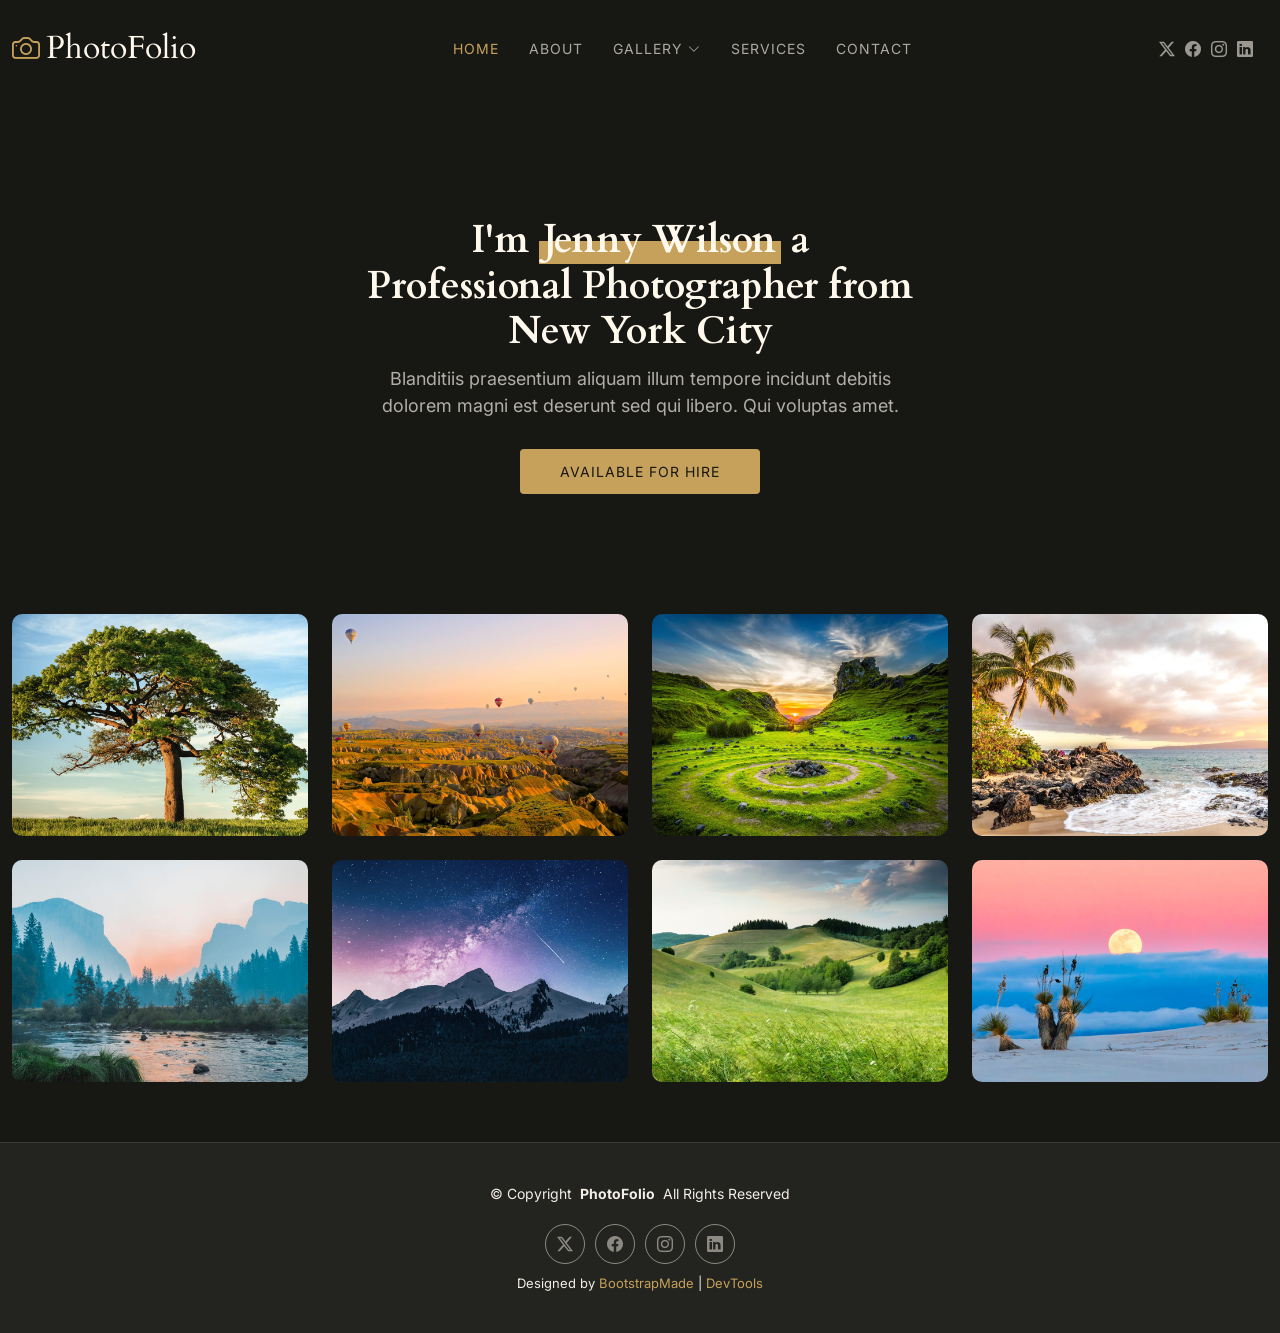
<file: week_2/group_work/PhotoFolio/index.html>
<!DOCTYPE html>
<html lang="en">

<head>
  <meta charset="utf-8">
  <meta content="width=device-width, initial-scale=1.0" name="viewport">
  <title>Index - PhotoFolio Bootstrap Template</title>
  <meta name="description" content="">
  <meta name="keywords" content="">

  <!-- Favicons -->
  <link href="assets/img/favicon.png" rel="icon">
  <link href="assets/img/apple-touch-icon.png" rel="apple-touch-icon">

  <!-- Fonts -->
  <link href="https://fonts.googleapis.com" rel="preconnect">
  <link href="https://fonts.gstatic.com" rel="preconnect" crossorigin>
  <link href="https://fonts.googleapis.com/css2?family=Roboto:ital,wght@0,100;0,300;0,400;0,500;0,700;0,900;1,100;1,300;1,400;1,500;1,700;1,900&family=Inter:wght@100;200;300;400;500;600;700;800;900&family=Cardo:ital,wght@0,400;0,700;1,400;1,700&display=swap" rel="stylesheet">

  <!-- Vendor CSS Files -->
  <link href="assets/vendor/bootstrap/css/bootstrap.min.css" rel="stylesheet">
  <link href="assets/vendor/bootstrap-icons/bootstrap-icons.css" rel="stylesheet">
  <link href="assets/vendor/aos/aos.css" rel="stylesheet">
  <link href="assets/vendor/glightbox/css/glightbox.min.css" rel="stylesheet">
  <link href="assets/vendor/swiper/swiper-bundle.min.css" rel="stylesheet">

  <!-- Main CSS File -->
  <link href="assets/css/main.css" rel="stylesheet">

  <!-- =======================================================
  * Template Name: PhotoFolio
  * Template URL: https://bootstrapmade.com/photofolio-bootstrap-photography-website-template/
  * Updated: Aug 07 2024 with Bootstrap v5.3.3
  * Author: BootstrapMade.com
  * License: https://bootstrapmade.com/license/
  ======================================================== -->
</head>

<body class="index-page">

  <header id="header" class="header d-flex align-items-center sticky-top">
    <div class="container-fluid position-relative d-flex align-items-center justify-content-between">

      <a href="index.html" class="logo d-flex align-items-center me-auto me-xl-0">
        <!-- Uncomment the line below if you also wish to use an image logo -->
        <!-- <img src="assets/img/logo.png" alt=""> -->
        <i class="bi bi-camera"></i>
        <h1 class="sitename">PhotoFolio</h1>
      </a>

      <nav id="navmenu" class="navmenu">
        <ul>
          <li><a href="index.html" class="active">Home<br></a></li>
          <li><a href="about.html">About</a></li>
          <li class="dropdown"><a href="gallery.html"><span>Gallery</span> <i class="bi bi-chevron-down toggle-dropdown"></i></a>
            <ul>
              <li><a href="gallery.html">Nature</a></li>
              <li><a href="gallery.html">People</a></li>
              <li><a href="gallery.html">Architecture</a></li>
              <li><a href="gallery.html">Animals</a></li>
              <li><a href="gallery.html">Sports</a></li>
              <li><a href="gallery.html">Travel</a></li>
              <li class="dropdown"><a href="#"><span>Deep Dropdown</span> <i class="bi bi-chevron-down toggle-dropdown"></i></a>
                <ul>
                  <li><a href="#">Deep Dropdown 1</a></li>
                  <li><a href="#">Deep Dropdown 2</a></li>
                  <li><a href="#">Deep Dropdown 3</a></li>
                  <li><a href="#">Deep Dropdown 4</a></li>
                  <li><a href="#">Deep Dropdown 5</a></li>
                </ul>
              </li>
            </ul>
          </li>
          <li><a href="services.html">Services</a></li>
          <li><a href="contact.html">Contact</a></li>
        </ul>
        <i class="mobile-nav-toggle d-xl-none bi bi-list"></i>
      </nav>

      <div class="header-social-links">
        <a href="#" class="twitter"><i class="bi bi-twitter-x"></i></a>
        <a href="#" class="facebook"><i class="bi bi-facebook"></i></a>
        <a href="#" class="instagram"><i class="bi bi-instagram"></i></a>
        <a href="#" class="linkedin"><i class="bi bi-linkedin"></i></a>
      </div>

    </div>
  </header>

  <main class="main">

    <!-- Hero Section -->
    <section id="hero" class="hero section">

      <div class="container">
        <div class="row justify-content-center">
          <div class="col-lg-6 text-center" data-aos="fade-up" data-aos-delay="100">
            <h2><span>I'm </span><span class="underlight">Jenny Wilson</span> a Professional<span> Photographer from New York City</span></h2>
            <p>Blanditiis praesentium aliquam illum tempore incidunt debitis dolorem magni est deserunt sed qui libero. Qui voluptas amet.</p>
            <a href="contact.html" class="btn-get-started">Available for Hire<br></a>
          </div>
        </div>
      </div>

    </section><!-- /Hero Section -->

    <!-- Gallery Section -->
    <section id="gallery" class="gallery section">

      <div class="container-fluid" data-aos="fade-up" data-aos-delay="100">

        <div class="row gy-4 justify-content-center">

          <div class="col-xl-3 col-lg-4 col-md-6">
            <div class="gallery-item h-100">
              <img src="assets/img/gallery/gallery-1.jpg" class="img-fluid" alt="">
              <div class="gallery-links d-flex align-items-center justify-content-center">
                <a href="assets/img/gallery/gallery-1.jpg" title="Gallery 1" class="glightbox preview-link"><i class="bi bi-arrows-angle-expand"></i></a>
                <a href="gallery-single.html" class="details-link"><i class="bi bi-link-45deg"></i></a>
              </div>
            </div>
          </div><!-- End Gallery Item -->

          <div class="col-xl-3 col-lg-4 col-md-6">
            <div class="gallery-item h-100">
              <img src="assets/img/gallery/gallery-2.jpg" class="img-fluid" alt="">
              <div class="gallery-links d-flex align-items-center justify-content-center">
                <a href="assets/img/gallery/gallery-2.jpg" title="Gallery 2" class="glightbox preview-link"><i class="bi bi-arrows-angle-expand"></i></a>
                <a href="gallery-single.html" class="details-link"><i class="bi bi-link-45deg"></i></a>
              </div>
            </div>
          </div><!-- End Gallery Item -->

          <div class="col-xl-3 col-lg-4 col-md-6">
            <div class="gallery-item h-100">
              <img src="assets/img/gallery/gallery-3.jpg" class="img-fluid" alt="">
              <div class="gallery-links d-flex align-items-center justify-content-center">
                <a href="assets/img/gallery/gallery-3.jpg" title="Gallery 3" class="glightbox preview-link"><i class="bi bi-arrows-angle-expand"></i></a>
                <a href="gallery-single.html" class="details-link"><i class="bi bi-link-45deg"></i></a>
              </div>
            </div>
          </div><!-- End Gallery Item -->

          <div class="col-xl-3 col-lg-4 col-md-6">
            <div class="gallery-item h-100">
              <img src="assets/img/gallery/gallery-4.jpg" class="img-fluid" alt="">
              <div class="gallery-links d-flex align-items-center justify-content-center">
                <a href="assets/img/gallery/gallery-4.jpg" title="Gallery 4" class="glightbox preview-link"><i class="bi bi-arrows-angle-expand"></i></a>
                <a href="gallery-single.html" class="details-link"><i class="bi bi-link-45deg"></i></a>
              </div>
            </div>
          </div><!-- End Gallery Item -->

          <div class="col-xl-3 col-lg-4 col-md-6">
            <div class="gallery-item h-100">
              <img src="assets/img/gallery/gallery-5.jpg" class="img-fluid" alt="">
              <div class="gallery-links d-flex align-items-center justify-content-center">
                <a href="assets/img/gallery/gallery-5.jpg" title="Gallery 5" class="glightbox preview-link"><i class="bi bi-arrows-angle-expand"></i></a>
                <a href="gallery-single.html" class="details-link"><i class="bi bi-link-45deg"></i></a>
              </div>
            </div>
          </div><!-- End Gallery Item -->

          <div class="col-xl-3 col-lg-4 col-md-6">
            <div class="gallery-item h-100">
              <img src="assets/img/gallery/gallery-6.jpg" class="img-fluid" alt="">
              <div class="gallery-links d-flex align-items-center justify-content-center">
                <a href="assets/img/gallery/gallery-6.jpg" title="Gallery 6" class="glightbox preview-link"><i class="bi bi-arrows-angle-expand"></i></a>
                <a href="gallery-single.html" class="details-link"><i class="bi bi-link-45deg"></i></a>
              </div>
            </div>
          </div><!-- End Gallery Item -->

          <div class="col-xl-3 col-lg-4 col-md-6">
            <div class="gallery-item h-100">
              <img src="assets/img/gallery/gallery-7.jpg" class="img-fluid" alt="">
              <div class="gallery-links d-flex align-items-center justify-content-center">
                <a href="assets/img/gallery/gallery-7.jpg" title="Gallery 7" class="glightbox preview-link"><i class="bi bi-arrows-angle-expand"></i></a>
                <a href="gallery-single.html" class="details-link"><i class="bi bi-link-45deg"></i></a>
              </div>
            </div>
          </div><!-- End Gallery Item -->

          <div class="col-xl-3 col-lg-4 col-md-6">
            <div class="gallery-item h-100">
              <img src="assets/img/gallery/gallery-8-2.jpg" class="img-fluid" alt="">
              <div class="gallery-links d-flex align-items-center justify-content-center">
                <a href="assets/img/gallery/gallery-8-2.jpg" title="Gallery 8" class="glightbox preview-link"><i class="bi bi-arrows-angle-expand"></i></a>
                <a href="gallery-single.html" class="details-link"><i class="bi bi-link-45deg"></i></a>
              </div>
            </div>
          </div><!-- End Gallery Item -->

        </div>

      </div>

    </section><!-- /Gallery Section -->

  </main>

  <footer id="footer" class="footer">

    <div class="container">
      <div class="copyright text-center ">
        <p>© <span>Copyright</span> <strong class="px-1 sitename">PhotoFolio</strong> <span>All Rights Reserved</span></p>
      </div>
      <div class="social-links d-flex justify-content-center">
        <a href=""><i class="bi bi-twitter-x"></i></a>
        <a href=""><i class="bi bi-facebook"></i></a>
        <a href=""><i class="bi bi-instagram"></i></a>
        <a href=""><i class="bi bi-linkedin"></i></a>
      </div>
      <div class="credits">
        <!-- All the links in the footer should remain intact. -->
        <!-- You can delete the links only if you've purchased the pro version. -->
        <!-- Licensing information: https://bootstrapmade.com/license/ -->
        <!-- Purchase the pro version with working PHP/AJAX contact form: [buy-url] -->
        Designed by <a href="https://bootstrapmade.com/">BootstrapMade</a> | <a href="https://bootstrapmade.com/tools/">DevTools</a>
      </div>
    </div>

  </footer>

  <!-- Scroll Top -->
  <a href="#" id="scroll-top" class="scroll-top d-flex align-items-center justify-content-center"><i class="bi bi-arrow-up-short"></i></a>

  <!-- Preloader -->
  <div id="preloader">
    <div class="line"></div>
  </div>

  <!-- Vendor JS Files -->
  <script src="assets/vendor/bootstrap/js/bootstrap.bundle.min.js"></script>
  <script src="assets/vendor/php-email-form/validate.js"></script>
  <script src="assets/vendor/aos/aos.js"></script>
  <script src="assets/vendor/glightbox/js/glightbox.min.js"></script>
  <script src="assets/vendor/swiper/swiper-bundle.min.js"></script>

  <!-- Main JS File -->
  <script src="assets/js/main.js"></script>

</body>

</html>
</file>
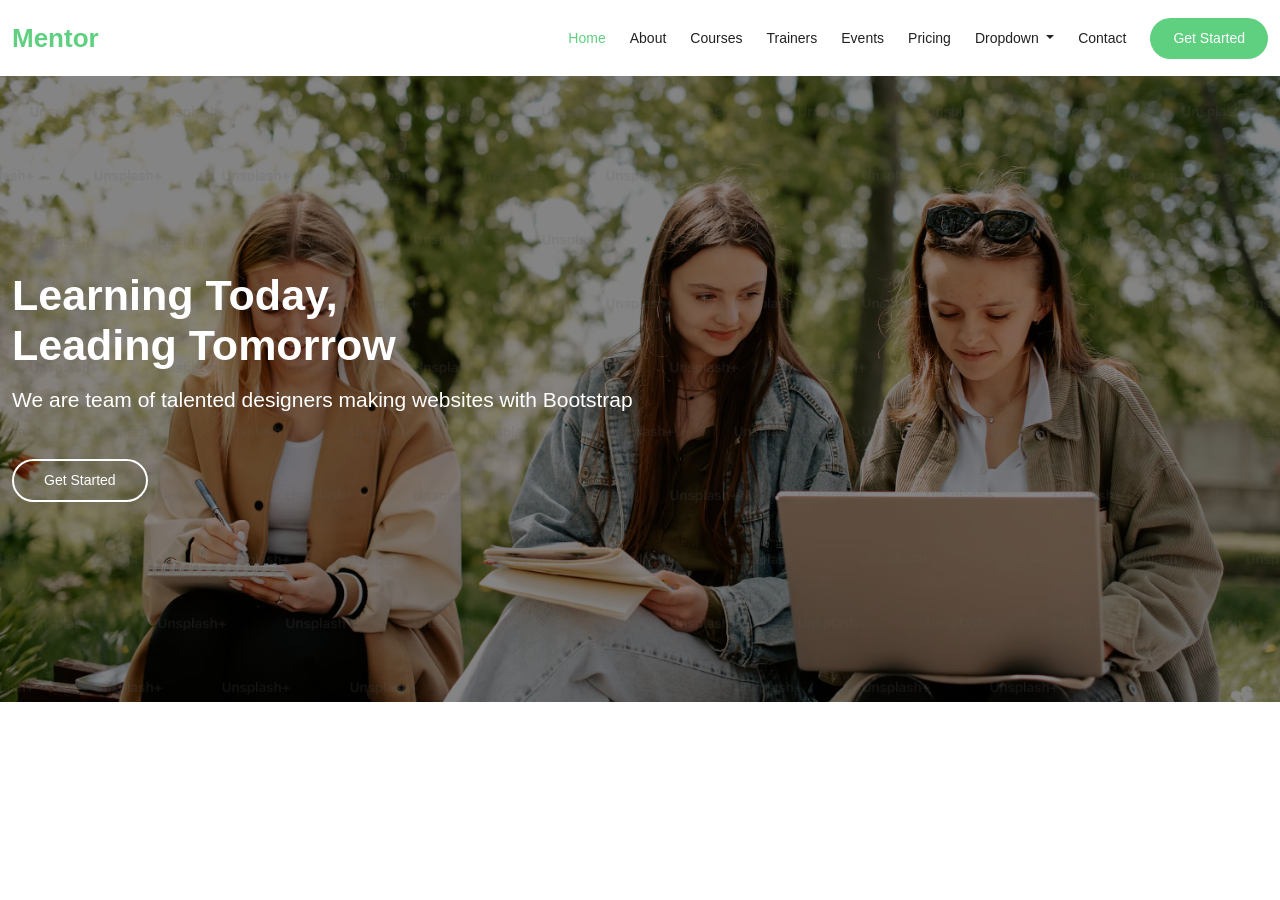
<file: week_2/assignment.html>
<!DOCTYPE html>
<html lang="en">

<head>
    <meta charset="UTF-8">
    <meta name="viewport" content="width=device-width, initial-scale=1.0">

    <title>Mentor</title>
    <link href="https://cdn.jsdelivr.net/npm/bootstrap@5.3.8/dist/css/bootstrap.min.css" rel="stylesheet"
        integrity="sha384-sRIl4kxILFvY47J16cr9ZwB07vP4J8+LH7qKQnuqkuIAvNWLzeN8tE5YBujZqJLB" crossorigin="anonymous">

    <link rel="stylesheet" href="assignment.css">
</head>

<body>
    <nav class="navbar navbar-expand-lg bg-body-tertiary">
        <div class="container-fluid">
            <a class="navbar-brand" href="#">Mentor</a>
            <button class="navbar-toggler" type="button" data-bs-toggle="collapse" data-bs-target="#navbarNavDropdown"
                aria-controls="navbarNavDropdown" aria-expanded="false" aria-label="Toggle navigation">
                <span class="navbar-toggler-icon"></span>
            </button>
            <div class="collapse navbar-collapse" id="navbarNavDropdown">
                <ul class="navbar-nav">
                    <li class="nav-item">
                        <a class="nav-link active" aria-current="page" href="#">Home</a>
                    </li>
                    <li class="nav-item">
                        <a class="nav-link" href="#">About</a>
                    </li>
                    <li class="nav-item">
                        <a class="nav-link" href="#">Courses</a>
                    </li>
                    <li class="nav-item">
                        <a class="nav-link" href="#">Trainers</a>
                    </li>
                    <li class="nav-item">
                        <a class="nav-link" href="#">Events</a>
                    </li>
                    <li class="nav-item">
                        <a class="nav-link" href="#">Pricing</a>
                    </li>
                    <li class="nav-item dropdown">
                        <a class="nav-link dropdown-toggle" href="#" role="button" data-bs-toggle="dropdown"
                            aria-expanded="false">
                            Dropdown
                        </a>
                        <ul class="dropdown-menu">
                            <li><a class="dropdown-item" href="#">Meet the Team</a></li>
                            <li><a class="dropdown-item" href="#">About Us</a></li>
                            <li><a class="dropdown-item" href="#">Services</a></li>
                        </ul>
                    </li>
                    <li class="nav-item">
                        <a class="nav-link" href="#">Contact</a>
                    </li>
                    <li class="nav-item">
                        <a class="nav-link get-started" href="#">Get Started</a>
                    </li>
                </ul>

            </div>

    </nav>

    <section class="hero">

        <div class="hero-overlay"></div>

        <div class="container-fluid hero-container">

            <div class="hero-content">

                <h1>
                    Learning Today,<br>
                    Leading Tomorrow
                </h1>

                <p>
                    We are team of talented designers making websites with Bootstrap
                </p>

                <a href="#" class="hero-button">
                    Get Started
                </a>

            </div>

        </div>

    </section>

    <script src="https://cdn.jsdelivr.net/npm/bootstrap@5.3.8/dist/js/bootstrap.bundle.min.js"
        integrity="sha384-FKyoEForCGlyvwx9Hj09JcYn3nv7wiPVlz7YYwJrWVcXK/BmnVDxM+D2scQbITxI"
        crossorigin="anonymous"></script>

</body>

</html>
</file>
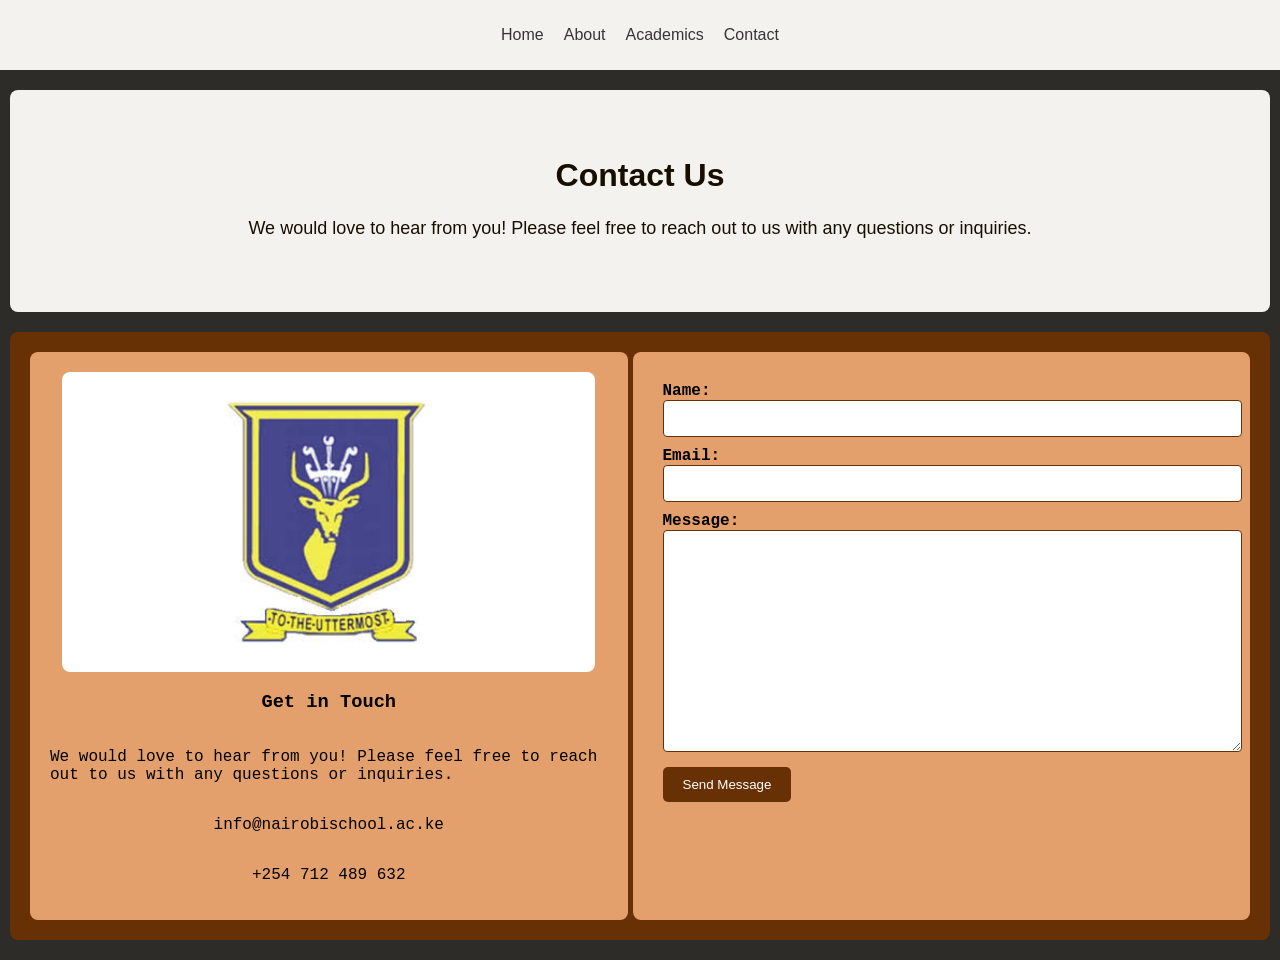
<file: week_1/nairobi_school/contact.html>
<!DOCTYPE html>
<html lang="en">
<head>
    <meta charset="UTF-8">
    <meta name="viewport" content="width=device-width, initial-scale=1.0">
    <title>Contact | Nairobi School</title>
    <link rel="stylesheet" href="assets/style.css">
</head>
<body>
    <!-- Navigation bar -->
    <nav>
        <ul>
            <li><a href="index.html">Home</a></li>
            <li><a href="about.html">About</a></li>
            <li><a href="academics.html">Academics</a></li>
            <li><a href="contact.html">Contact</a></li>
        </ul>
    </nav>
    <!-- Hero section -->
    <section class="hero">
        <h2>Contact Us</h2>
        <p>We would love to hear from you! Please feel free to reach out to us with any questions or inquiries.</p>
    </section>
    <!-- Contact form section -->
    <section class="contact-form">
        <div class="image">
            <img src="images\nslogo.png" alt="Logo Image">
            <h3>Get in Touch</h3>
            <p>We would love to hear from you! Please feel free to reach out to us with any questions or inquiries.</p>
            <p>info@nairobischool.ac.ke</p>
            <p>+254 712 489 632</p>
        </div>
        <div class="form">
            <form action="" method="post">
                <label for="name">Name:</label>
                <input type="text" id="name" name="name" required>

                <label for="email">Email:</label>
                <input type="email" id="email" name="email" required>

                <label for="message">Message:</label>
                <textarea id="message" name="message" rows="5" required></textarea>

                <button type="submit">Send Message</button>
            </form>
        </div>
    </section>
</body>
</file>
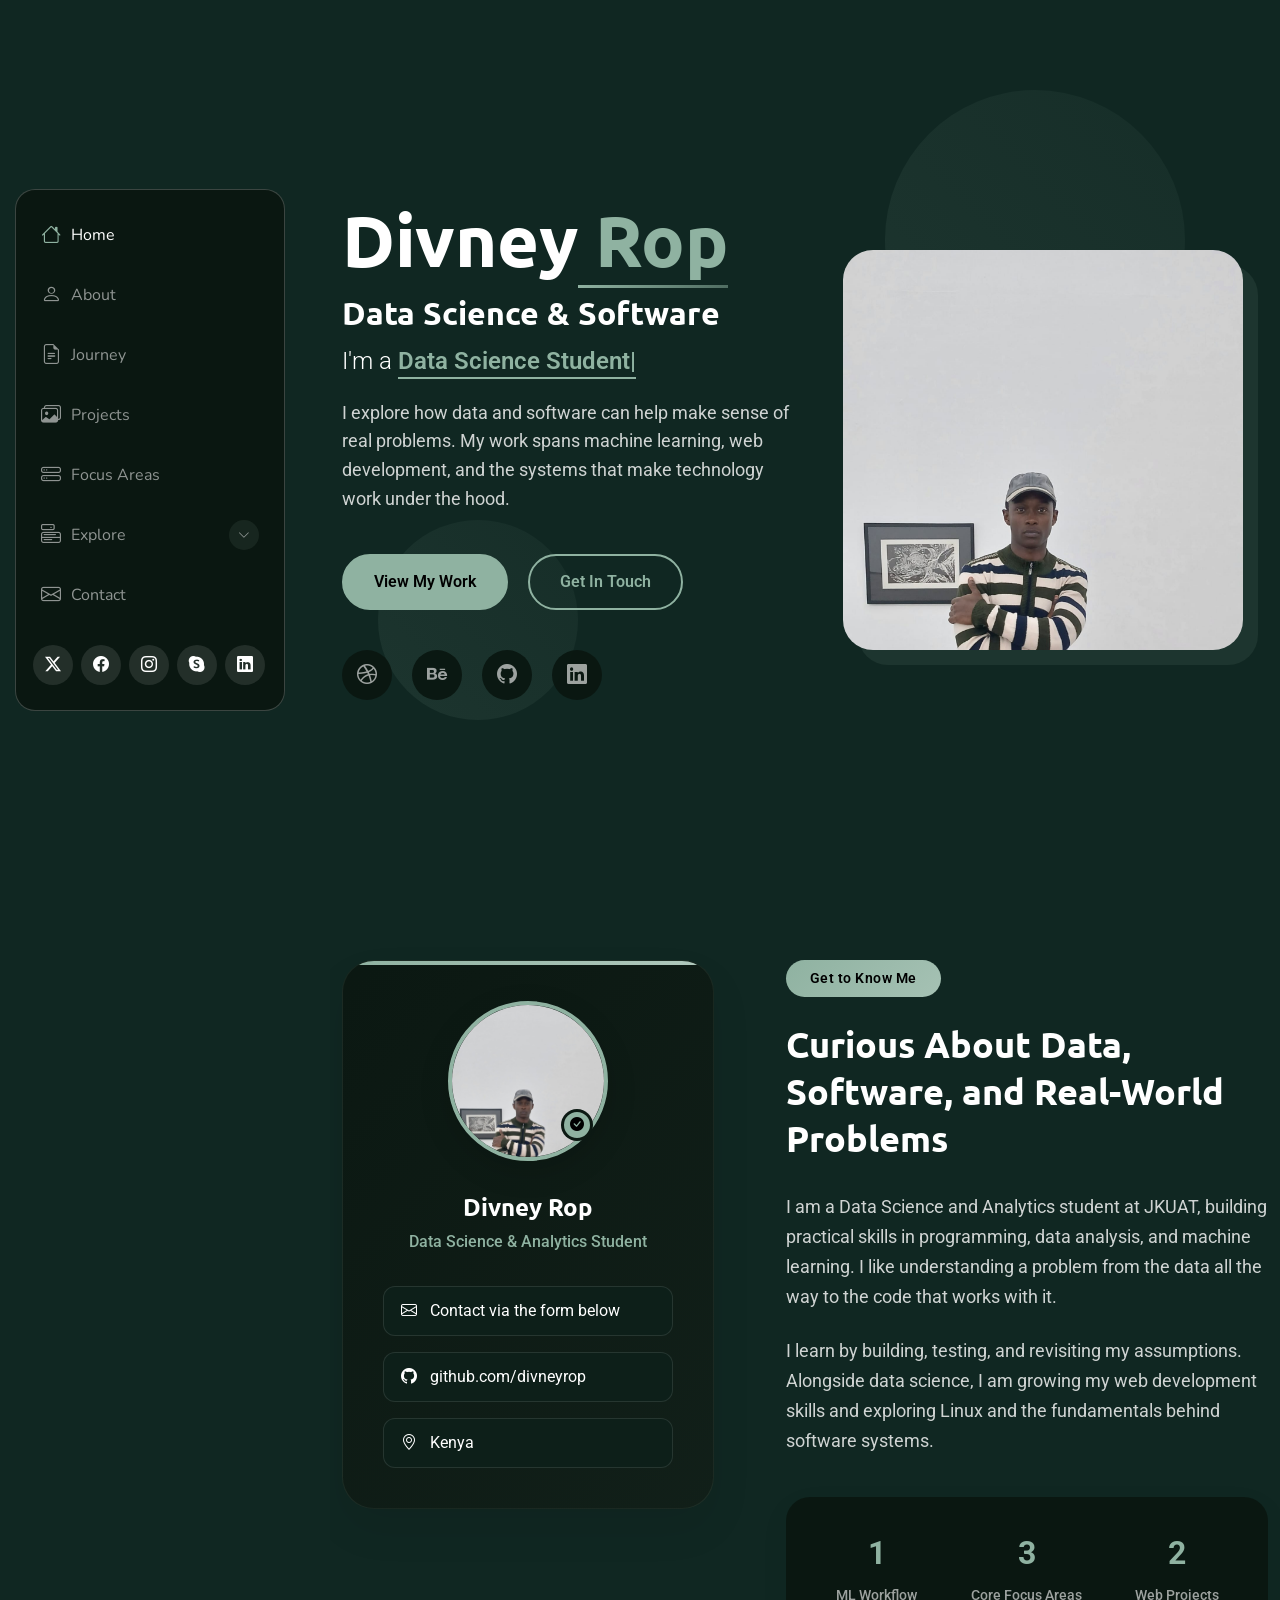
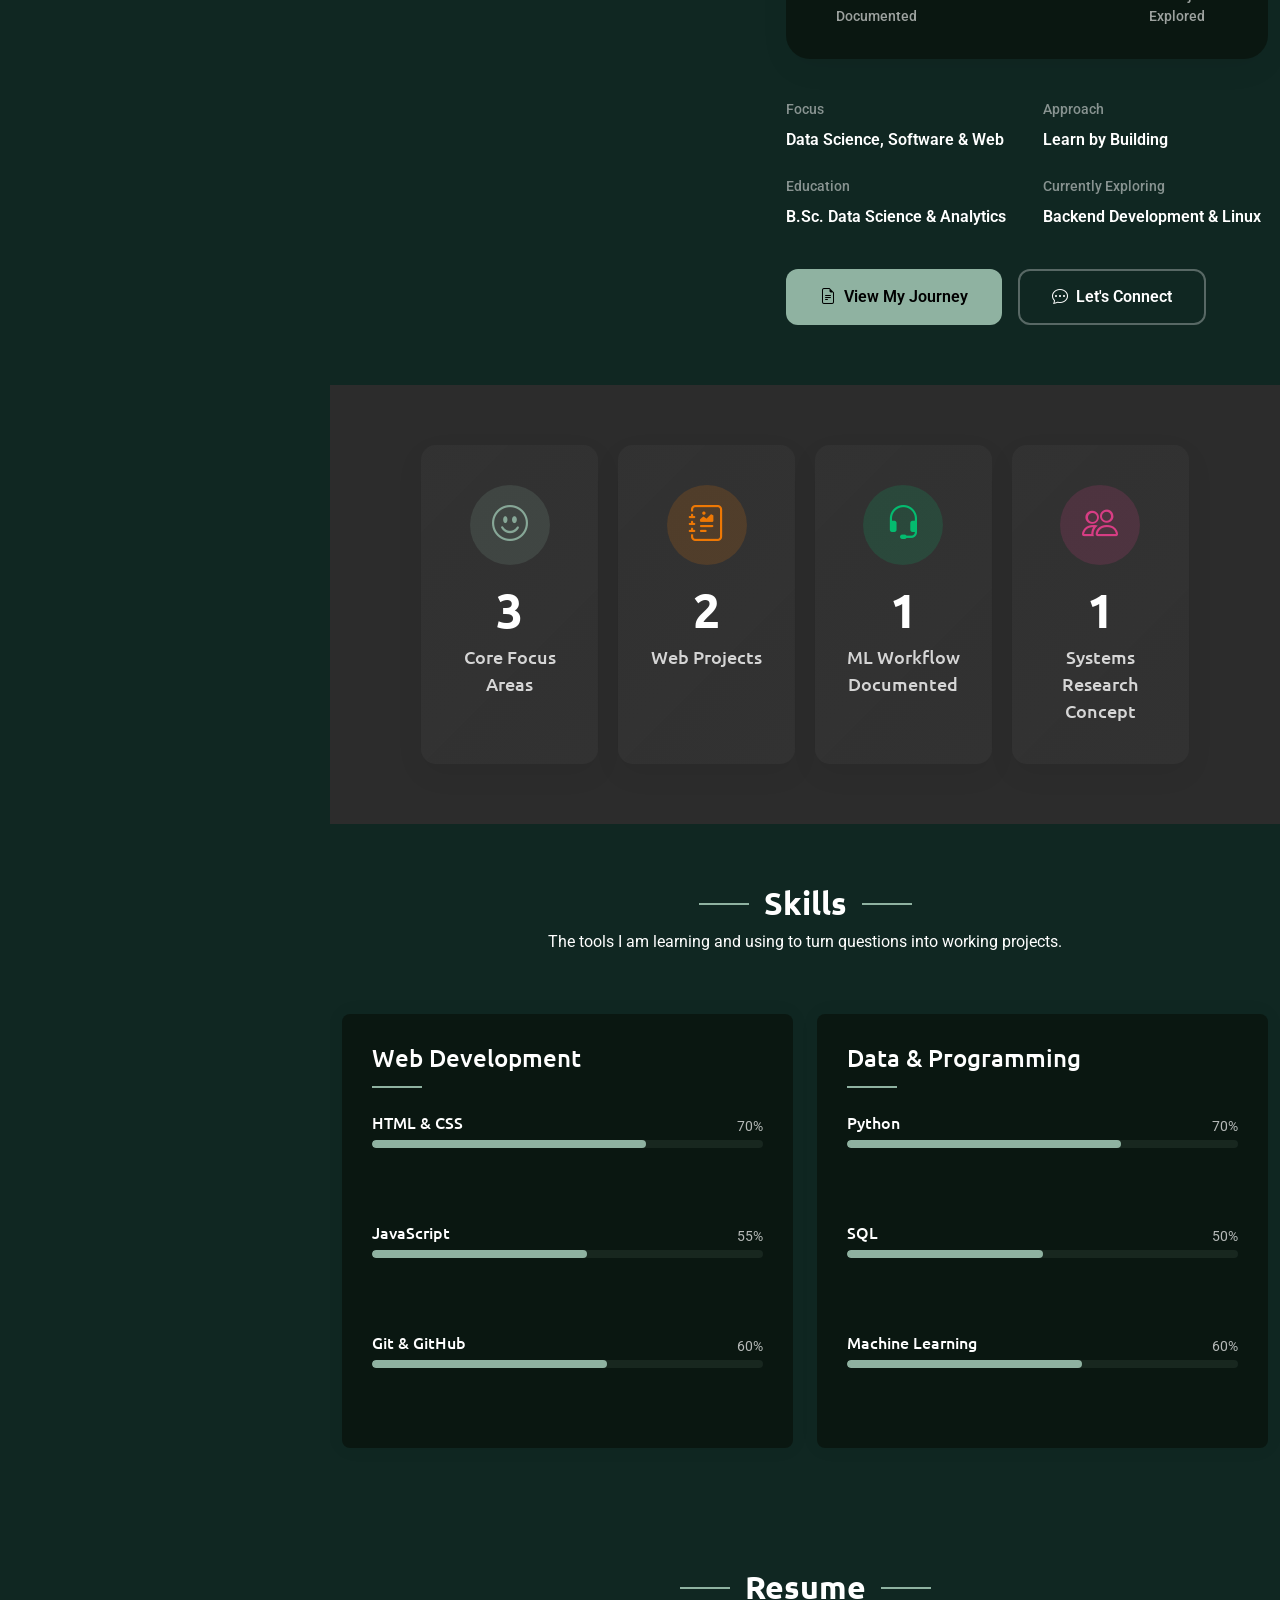
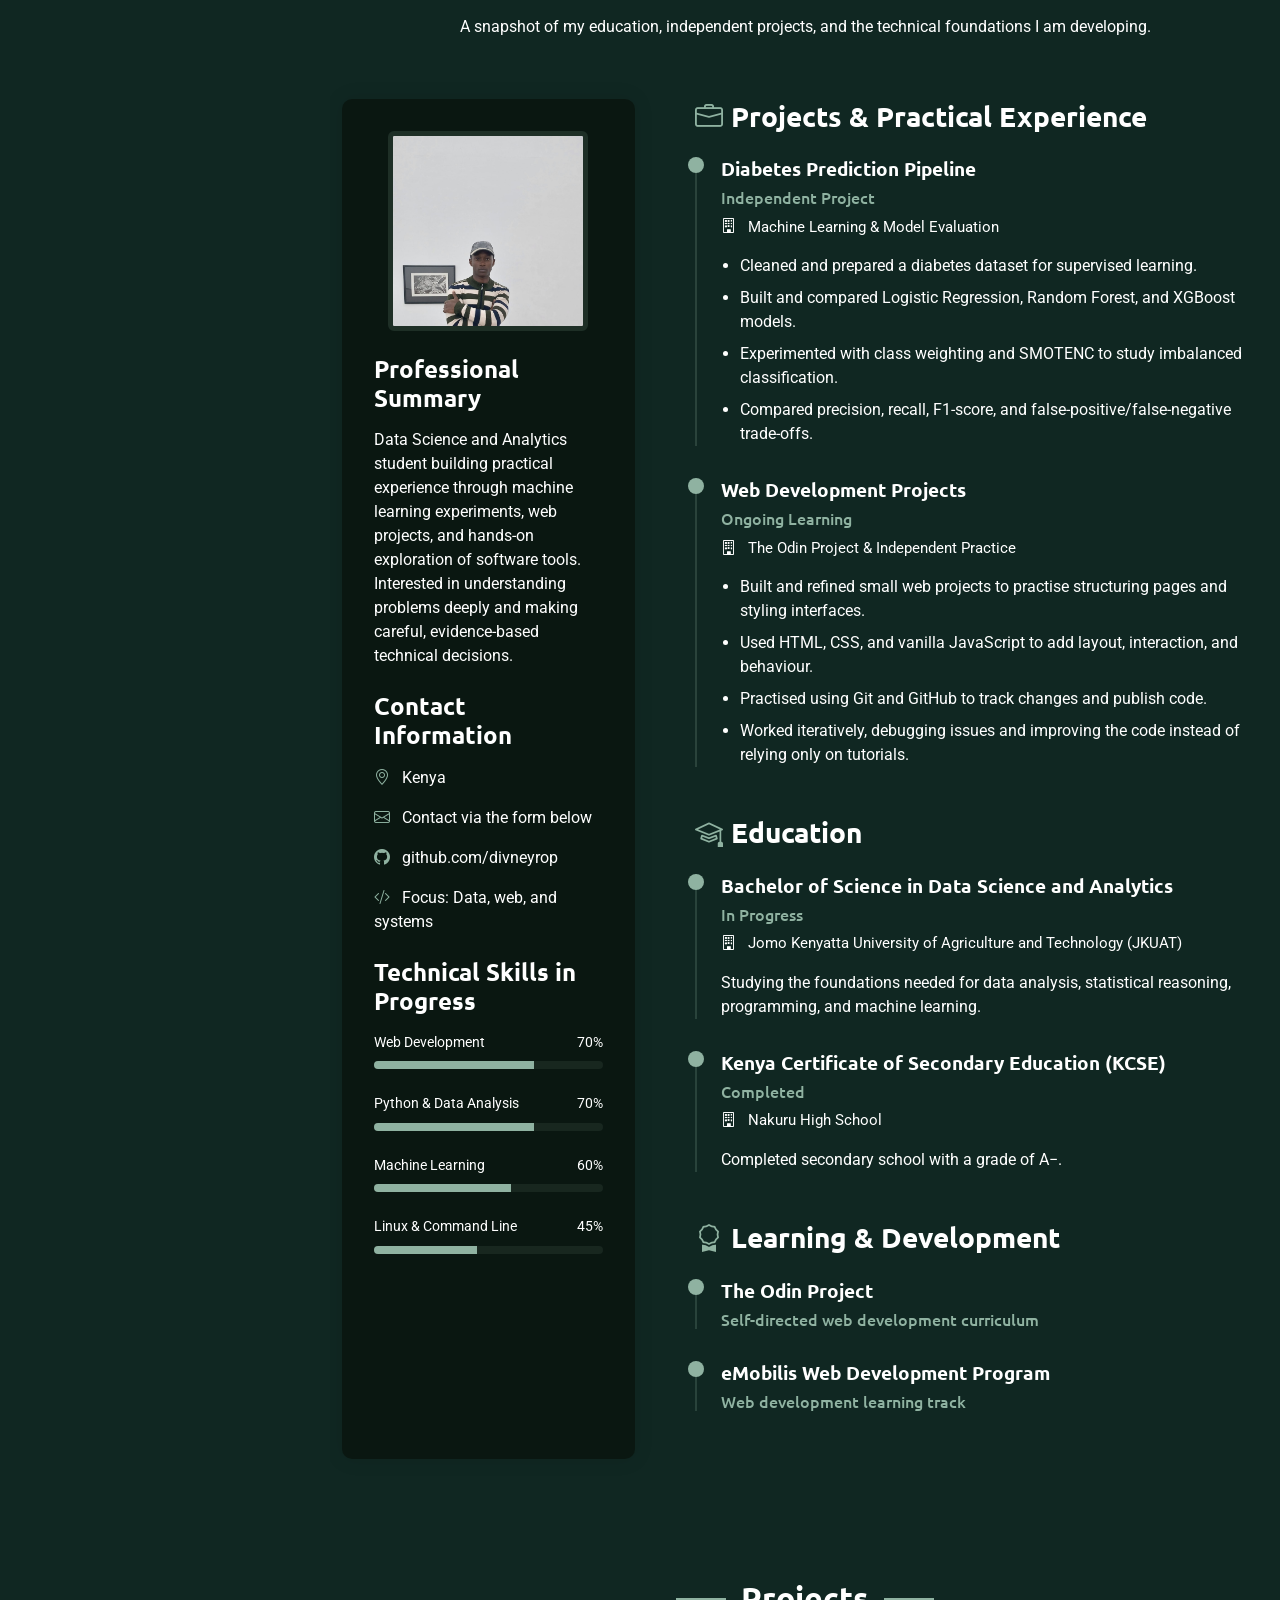
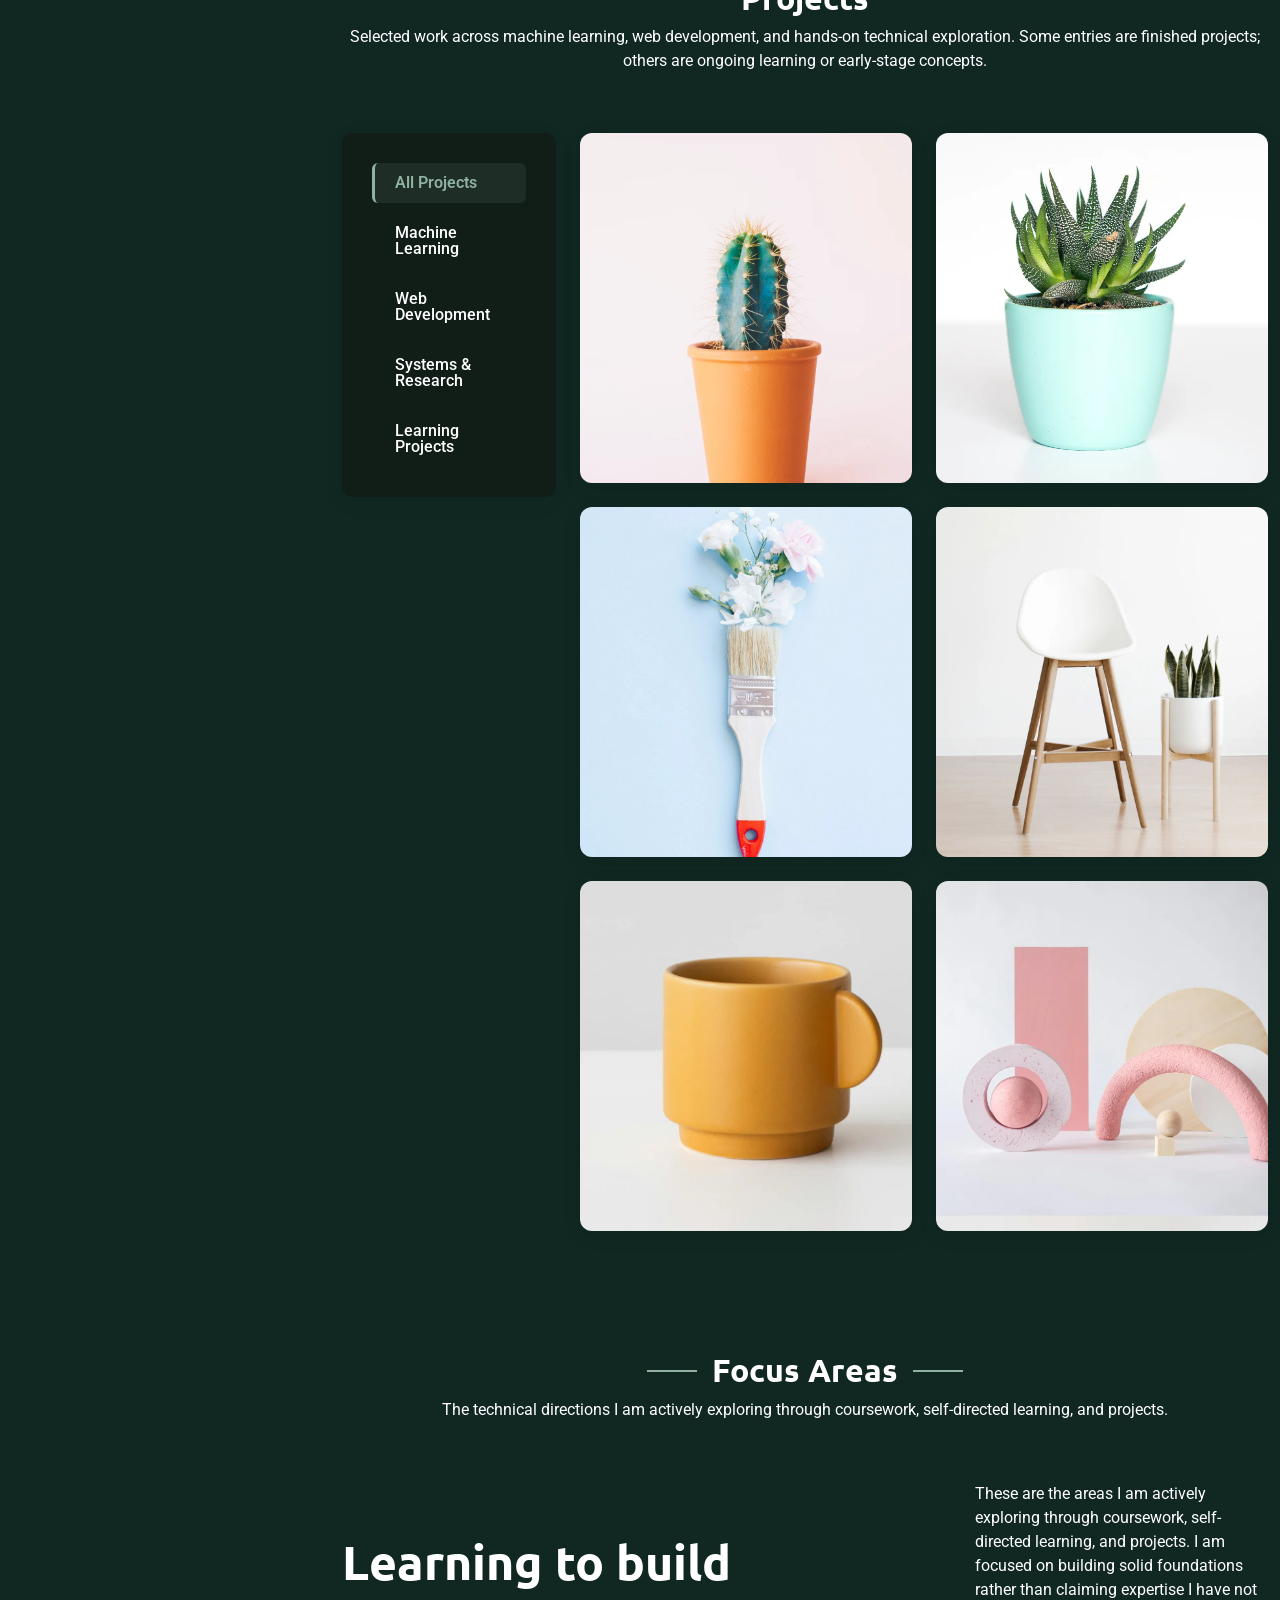
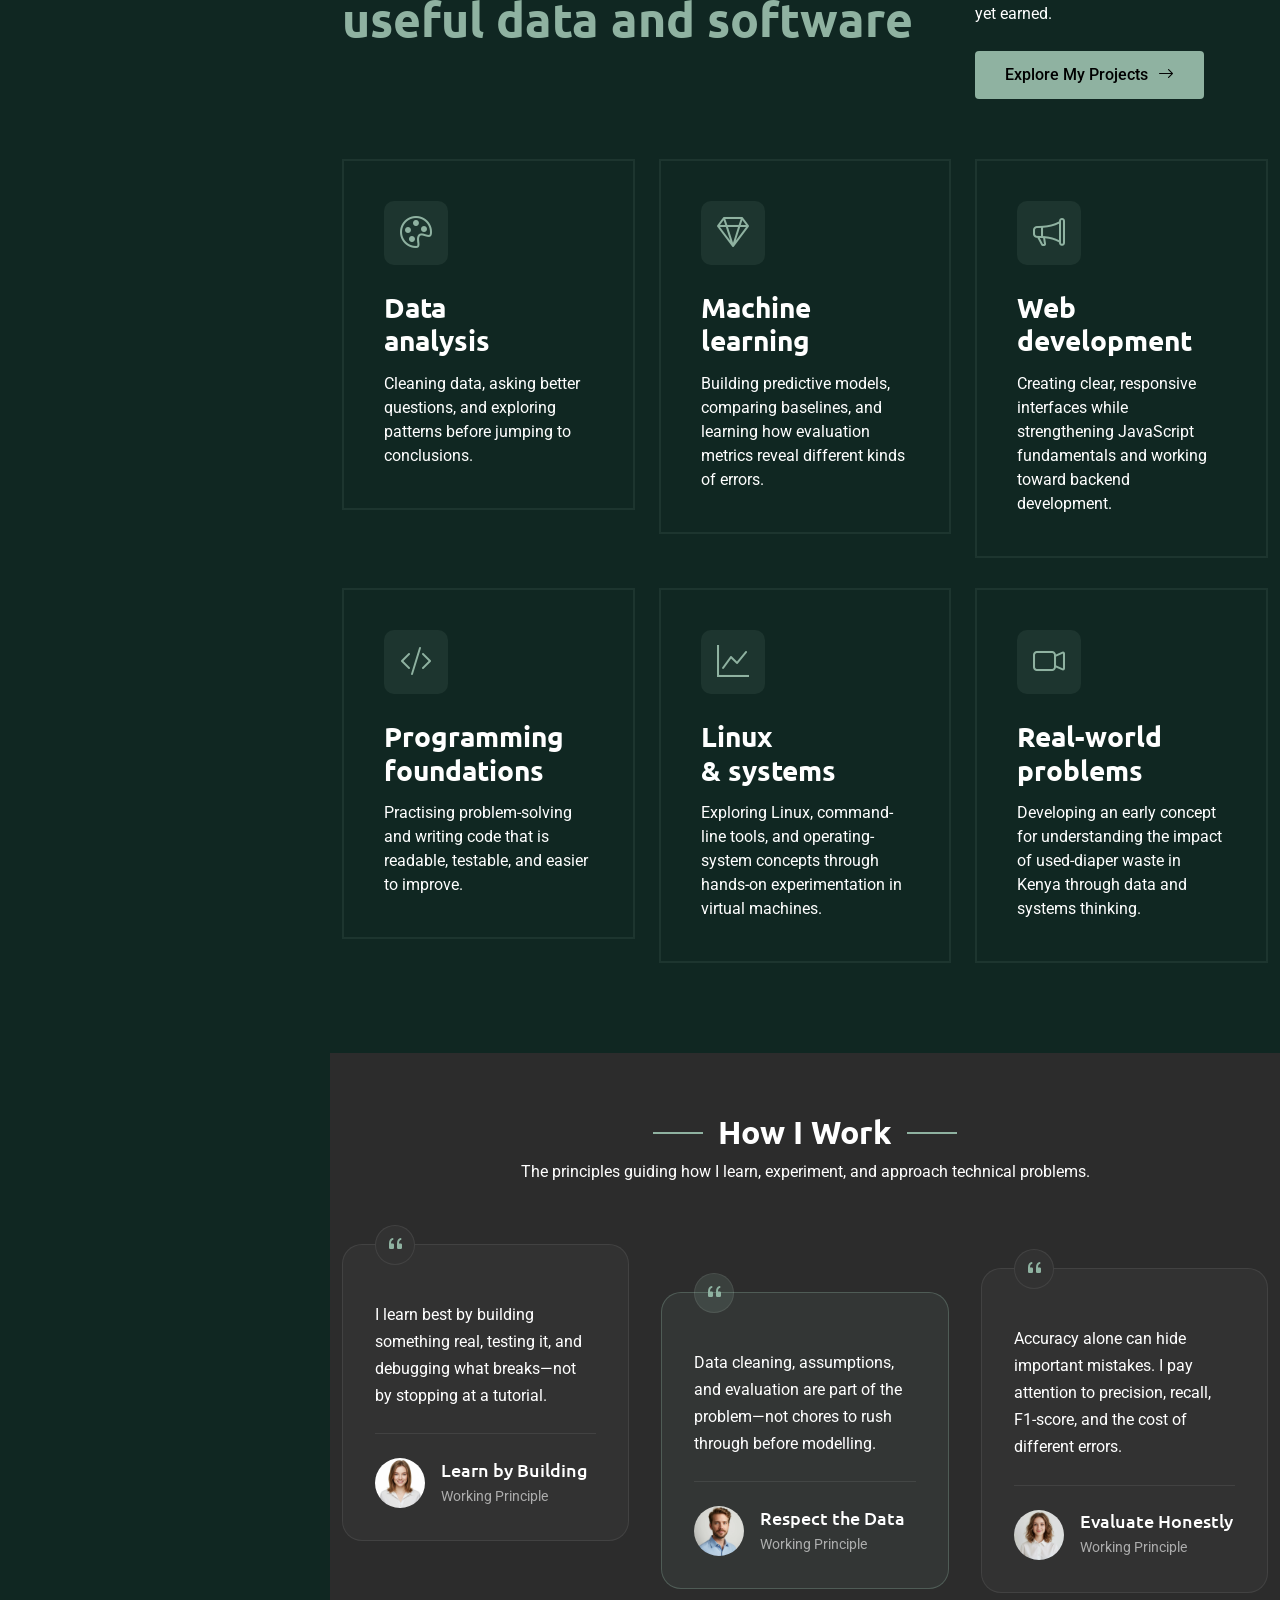
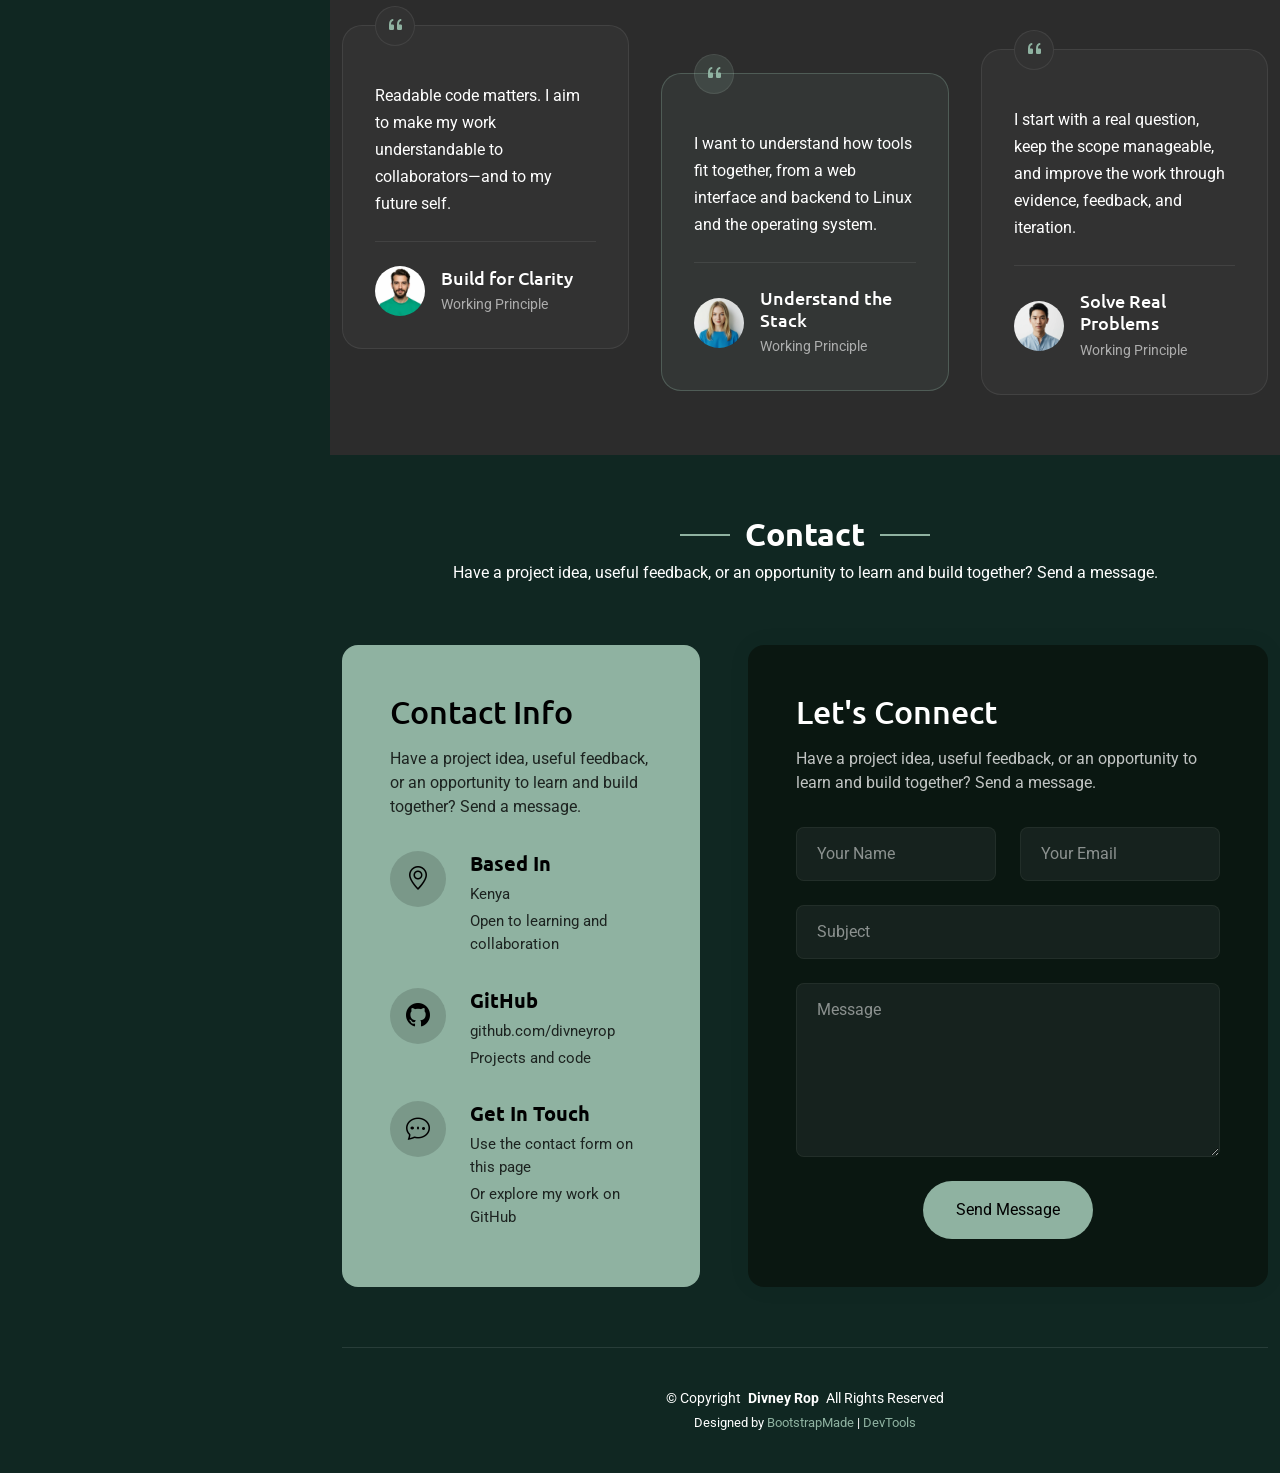
<file: week_2/SnapFolio/divney-rop-portfolio.html>
<!DOCTYPE html>
<html lang="en">

<head>
  <meta charset="utf-8">
  <meta content="width=device-width, initial-scale=1.0" name="viewport">
  <title>Divney Rop | Data, Software &amp; Systems</title>
  <meta name="description" content="Divney Rop — Data Science and Analytics student exploring machine learning, web development, and the systems behind software.">
  <meta name="keywords" content="Divney Rop, data science, machine learning, Machine Learning, web development, software, portfolio">

  <!-- Favicons -->
  <link href="assets/img/favicon.png" rel="icon">
  <link href="assets/img/apple-touch-icon.png" rel="apple-touch-icon">

  <!-- Fonts -->
  <link href="https://fonts.googleapis.com" rel="preconnect">
  <link href="https://fonts.gstatic.com" rel="preconnect" crossorigin>
  <link href="https://fonts.googleapis.com/css2?family=Roboto:ital,wght@0,100;0,300;0,400;0,500;0,700;0,900;1,100;1,300;1,400;1,500;1,700;1,900&family=Ubuntu:ital,wght@0,300;0,400;0,500;0,700;1,300;1,400;1,500;1,700&family=Nunito:ital,wght@0,200;0,300;0,400;0,500;0,600;0,700;0,800;0,900;1,200;1,300;1,400;1,500;1,600;1,700;1,800;1,900&display=swap" rel="stylesheet">

  <!-- Vendor CSS Files -->
  <link href="assets/vendor/bootstrap/css/bootstrap.min.css" rel="stylesheet">
  <link href="assets/vendor/bootstrap-icons/bootstrap-icons.css" rel="stylesheet">
  <link href="assets/vendor/aos/aos.css" rel="stylesheet">
  <link href="assets/vendor/glightbox/css/glightbox.min.css" rel="stylesheet">
  <link href="assets/vendor/swiper/swiper-bundle.min.css" rel="stylesheet">

  <!-- Main CSS File -->
  <link href="assets/css/main.css" rel="stylesheet">

  <!-- =======================================================
  * Template Name: SnapFolio
  * Template URL: https://bootstrapmade.com/snapfolio-bootstrap-portfolio-template/
  * Updated: Jul 21 2025 with Bootstrap v5.3.7
  * Author: BootstrapMade.com
  * License: https://bootstrapmade.com/license/
  ======================================================== -->
</head>

<body class="index-page">

  <header id="header" class="header dark-background d-flex flex-column justify-content-center">
    <i class="header-toggle d-xl-none bi bi-list"></i>

    <div class="header-container d-flex flex-column align-items-start">
      <nav id="navmenu" class="navmenu">
        <ul>
          <li><a href="#hero" class="active"><i class="bi bi-house navicon"></i>Home</a></li>
          <li><a href="#about"><i class="bi bi-person navicon"></i> About</a></li>
          <li><a href="#resume"><i class="bi bi-file-earmark-text navicon"></i> Journey</a></li>
          <li><a href="#portfolio"><i class="bi bi-images navicon"></i> Projects</a></li>
          <li><a href="#services"><i class="bi bi-hdd-stack navicon"></i> Focus Areas</a></li>
          <li class="dropdown"><a href="#skills"><i class="bi bi-menu-button navicon"></i> <span>Explore</span> <i class="bi bi-chevron-down toggle-dropdown"></i></a>
            <ul>
              <li><a href="#portfolio">Machine Learning</a></li>
              <li class="dropdown"><a href="#skills"><span>Learning Tracks</span> <i class="bi bi-chevron-down toggle-dropdown"></i></a>
                <ul>
                  <li><a href="#portfolio">Data &amp; Analytics</a></li>
                  <li><a href="#portfolio">Web Development</a></li>
                  <li><a href="#resume">Education</a></li>
                  <li><a href="#resume">Learning &amp; Development</a></li>
                  <li><a href="https://github.com/divneyrop" target="_blank" rel="noopener noreferrer">GitHub</a></li>
                </ul>
              </li>
              <li><a href="#resume">My Journey</a></li>
              <li><a href="#contact">Get in Touch</a></li>
              <li><a href="#about">About Divney</a></li>
            </ul>
          </li>
          <li><a href="#contact"><i class="bi bi-envelope navicon"></i> Contact</a></li>
        </ul>
      </nav>

      <div class="social-links text-center">
        <a href="#" class="twitter"><i class="bi bi-twitter-x"></i></a>
        <a href="#" class="facebook"><i class="bi bi-facebook"></i></a>
        <a href="#" class="instagram"><i class="bi bi-instagram"></i></a>
        <a href="#" class="google-plus"><i class="bi bi-skype"></i></a>
        <a href="#" class="linkedin"><i class="bi bi-linkedin"></i></a>
      </div>

    </div>

  </header>

  <main class="main">

    <!-- Hero Section -->
    <section id="hero" class="hero section">

      <div class="background-elements">
        <div class="bg-circle circle-1"></div>
        <div class="bg-circle circle-2"></div>
      </div>

      <div class="hero-content">

        <div class="container">
          <div class="row align-items-center">

            <div class="col-lg-6" data-aos="fade-right" data-aos-delay="100">
              <div class="hero-text">
                <h1>Divney<span class="accent-text"> Rop</span></h1>
                <h2>Data Science &amp; Software</h2>
                <p class="lead">I'm a <span class="typed" data-typed-items="Data Science Student, Aspiring Data Scientist, Web Developer, Software &amp; Systems Learner"></span></p>
                <p class="description">I explore how data and software can help make sense of real problems. My work spans machine learning, web development, and the systems that make technology work under the hood.</p>

                <div class="hero-actions">
                  <a href="#portfolio" class="btn btn-primary">View My Work</a>
                  <a href="#contact" class="btn btn-outline">Get In Touch</a>
                </div>

                <div class="social-links">
                  <a href="#"><i class="bi bi-dribbble"></i></a>
                  <a href="#"><i class="bi bi-behance"></i></a>
                  <a href="https://github.com/divneyrop" target="_blank" rel="noopener noreferrer"><i class="bi bi-github"></i></a>
                  <a href="#"><i class="bi bi-linkedin"></i></a>
                </div>
              </div>
            </div>

            <div class="col-lg-6" data-aos="fade-left" data-aos-delay="200">
              <div class="hero-visual">
                <div class="profile-container">
                  <div class="profile-background"></div>
                  <img src="assets/img/profile/profile-1.jpeg" alt="Portrait of Divney Rop" class="profile-image">
                </div>
              </div>
            </div>

          </div>
        </div>
      </div>

    </section><!-- /Hero Section -->

    <!-- About Section -->
    <section id="about" class="about section">

      <div class="container" data-aos="fade-up" data-aos-delay="100">

        <div class="row">
          <div class="col-lg-5" data-aos="zoom-in" data-aos-delay="200">
            <div class="profile-card">
              <div class="profile-header">
                <div class="profile-image">
                  <img src="assets/img/profile/profile-1.jpeg" alt="Portrait of Divney Rop" class="img-fluid">
                </div>
                <div class="profile-badge">
                  <i class="bi bi-check-circle-fill"></i>
                </div>
              </div>

              <div class="profile-content">
                <h3>Divney Rop</h3>
                <p class="profession">Data Science &amp; Analytics Student</p>

                <div class="contact-links">
                  <a href="#contact" class="contact-item">
                    <i class="bi bi-envelope"></i>
                    Contact via the form below
                  </a>
                  <a href="https://github.com/divneyrop" target="_blank" rel="noopener noreferrer" class="contact-item">
                    <i class="bi bi-github"></i>
                    github.com/divneyrop
                  </a>
                  <a href="#" class="contact-item">
                    <i class="bi bi-geo-alt"></i>
                    Kenya
                  </a>
                </div>
              </div>
            </div>
          </div>

          <div class="col-lg-7" data-aos="fade-left" data-aos-delay="300">
            <div class="about-content">
              <div class="section-header">
                <span class="badge-text">Get to Know Me</span>
                <h2>Curious About Data, Software, and Real-World Problems</h2>
              </div>

              <div class="description">
                <p>I am a Data Science and Analytics student at JKUAT, building practical skills in programming, data analysis, and machine learning. I like understanding a problem from the data all the way to the code that works with it.</p>

                <p>I learn by building, testing, and revisiting my assumptions. Alongside data science, I am growing my web development skills and exploring Linux and the fundamentals behind software systems.</p>
              </div>

              <div class="stats-grid">
                <div class="stat-item">
                  <div class="stat-number">1</div>
                  <div class="stat-label">ML Workflow Documented</div>
                </div>
                <div class="stat-item">
                  <div class="stat-number">3</div>
                  <div class="stat-label">Core Focus Areas</div>
                </div>
                <div class="stat-item">
                  <div class="stat-number">2</div>
                  <div class="stat-label">Web Projects Explored</div>
                </div>
              </div>

              <div class="details-grid">
                <div class="detail-row">
                  <div class="detail-item">
                    <span class="detail-label">Focus</span>
                    <span class="detail-value">Data Science, Software &amp; Web</span>
                  </div>
                  <div class="detail-item">
                    <span class="detail-label">Approach</span>
                    <span class="detail-value">Learn by Building</span>
                  </div>
                </div>
                <div class="detail-row">
                  <div class="detail-item">
                    <span class="detail-label">Education</span>
                    <span class="detail-value">B.Sc. Data Science &amp; Analytics</span>
                  </div>
                  <div class="detail-item">
                    <span class="detail-label">Currently Exploring</span>
                    <span class="detail-value">Backend Development &amp; Linux</span>
                  </div>
                </div>
              </div>

              <div class="cta-section">
                <a href="#resume" class="btn btn-primary">
                  <i class="bi bi-file-earmark-text"></i>
                  View My Journey
                </a>
                <a href="#contact" class="btn btn-outline">
                  <i class="bi bi-chat-dots"></i>
                  Let's Connect
                </a>
              </div>
            </div>
          </div>
        </div>

      </div>

    </section><!-- /About Section -->

    <!-- Stats Section -->
    <section id="stats" class="stats section light-background">

      <div class="container" data-aos="fade-up" data-aos-delay="100">

        <div class="row justify-content-center">
          <div class="col-lg-10">
            <div class="stats-wrapper">
              <div class="stats-item" data-aos="zoom-in" data-aos-delay="150">
                <div class="icon-wrapper">
                  <i class="bi bi-emoji-smile"></i>
                </div>
                <span data-purecounter-start="0" data-purecounter-end="3" data-purecounter-duration="1" class="purecounter"></span>
                <p>Core Focus Areas</p>
              </div><!-- End Stats Item -->

              <div class="stats-item" data-aos="zoom-in" data-aos-delay="200">
                <div class="icon-wrapper">
                  <i class="bi bi-journal-richtext"></i>
                </div>
                <span data-purecounter-start="0" data-purecounter-end="2" data-purecounter-duration="1" class="purecounter"></span>
                <p>Web Projects</p>
              </div><!-- End Stats Item -->

              <div class="stats-item" data-aos="zoom-in" data-aos-delay="250">
                <div class="icon-wrapper">
                  <i class="bi bi-headset"></i>
                </div>
                <span data-purecounter-start="0" data-purecounter-end="1" data-purecounter-duration="1" class="purecounter"></span>
                <p>ML Workflow Documented</p>
              </div><!-- End Stats Item -->

              <div class="stats-item" data-aos="zoom-in" data-aos-delay="300">
                <div class="icon-wrapper">
                  <i class="bi bi-people"></i>
                </div>
                <span data-purecounter-start="0" data-purecounter-end="1" data-purecounter-duration="1" class="purecounter"></span>
                <p>Systems Research Concept</p>
              </div><!-- End Stats Item -->
            </div>
          </div>
        </div>

      </div>

    </section><!-- /Stats Section -->

    <!-- Skills Section -->
    <section id="skills" class="skills section">

      <!-- Section Title -->
      <div class="container section-title" data-aos="fade-up">
        <h2>Skills</h2>
        <p>The tools I am learning and using to turn questions into working projects.</p>
      </div><!-- End Section Title -->

      <div class="container" data-aos="fade-up" data-aos-delay="100">

        <div class="row">
          <div class="col-lg-6">
            <div class="skills-category" data-aos="fade-up" data-aos-delay="200">
              <h3>Web Development</h3>
              <div class="skills-animation">
                <div class="skill-item">
                  <div class="d-flex justify-content-between align-items-center">
                    <h4>HTML &amp; CSS</h4>
                    <span class="skill-percentage">70%</span>
                  </div>
                  <div class="progress">
                    <div class="progress-bar" role="progressbar" aria-valuenow="70" aria-valuemin="0" aria-valuemax="100"></div>
                  </div>
                  <div class="skill-tooltip">Building responsive pages with semantic HTML and modern CSS while refining accessibility and layout skills.</div>
                </div>

                <div class="skill-item">
                  <div class="d-flex justify-content-between align-items-center">
                    <h4>JavaScript</h4>
                    <span class="skill-percentage">55%</span>
                  </div>
                  <div class="progress">
                    <div class="progress-bar" role="progressbar" aria-valuenow="55" aria-valuemin="0" aria-valuemax="100"></div>
                  </div>
                  <div class="skill-tooltip">Practising core JavaScript, DOM manipulation, and interactive browser features.</div>
                </div>

                <div class="skill-item">
                  <div class="d-flex justify-content-between align-items-center">
                    <h4>Git &amp; GitHub</h4>
                    <span class="skill-percentage">60%</span>
                  </div>
                  <div class="progress">
                    <div class="progress-bar" role="progressbar" aria-valuenow="60" aria-valuemin="0" aria-valuemax="100"></div>
                  </div>
                  <div class="skill-tooltip">Using Git to track changes and GitHub to share projects and maintain a development workflow.</div>
                </div>
              </div>
            </div><!-- End Web Development Skills -->
          </div>

          <div class="col-lg-6">
            <div class="skills-category" data-aos="fade-up" data-aos-delay="300">
              <h3>Data &amp; Programming</h3>
              <div class="skills-animation">
                <div class="skill-item">
                  <div class="d-flex justify-content-between align-items-center">
                    <h4>Python</h4>
                    <span class="skill-percentage">70%</span>
                  </div>
                  <div class="progress">
                    <div class="progress-bar" role="progressbar" aria-valuenow="70" aria-valuemin="0" aria-valuemax="100"></div>
                  </div>
                  <div class="skill-tooltip">Using Python for data cleaning, exploratory analysis, preprocessing, and machine learning experiments.</div>
                </div>

                <div class="skill-item">
                  <div class="d-flex justify-content-between align-items-center">
                    <h4>SQL</h4>
                    <span class="skill-percentage">50%</span>
                  </div>
                  <div class="progress">
                    <div class="progress-bar" role="progressbar" aria-valuenow="50" aria-valuemin="0" aria-valuemax="100"></div>
                  </div>
                  <div class="skill-tooltip">Building database foundations and practising queries against structured data.</div>
                </div>

                <div class="skill-item">
                  <div class="d-flex justify-content-between align-items-center">
                    <h4>Machine Learning</h4>
                    <span class="skill-percentage">60%</span>
                  </div>
                  <div class="progress">
                    <div class="progress-bar" role="progressbar" aria-valuenow="60" aria-valuemin="0" aria-valuemax="100"></div>
                  </div>
                  <div class="skill-tooltip">Comparing models and evaluating precision, recall, F1-score, false positives, and false negatives.</div>
                </div>
              </div>
            </div><!-- End Data & Programming Skills -->
          </div>
        </div>

      </div>

    </section><!-- /Skills Section -->

    <!-- Resume Section -->
    <section id="resume" class="resume section">

      <!-- Section Title -->
      <div class="container section-title" data-aos="fade-up">
        <h2>Resume</h2>
        <p>A snapshot of my education, independent projects, and the technical foundations I am developing.</p>
      </div><!-- End Section Title -->

      <div class="container" data-aos="fade-up" data-aos-delay="100">

        <div class="row gy-4">
          <!-- Left column with summary and contact -->
          <div class="col-lg-4">
            <div class="resume-side" data-aos="fade-right" data-aos-delay="100">
              <div class="profile-img mb-4">
                <img src="assets/img/profile/profile-1.jpeg" alt="Divney Rop profile portrait" class="img-fluid rounded">
              </div>

              <h3>Professional Summary</h3>
              <p>Data Science and Analytics student building practical experience through machine learning experiments, web projects, and hands-on exploration of software tools. Interested in understanding problems deeply and making careful, evidence-based technical decisions.</p>

              <h3 class="mt-4">Contact Information</h3>
              <ul class="contact-info list-unstyled">
                <li><i class="bi bi-geo-alt"></i> Kenya</li>
                <li><i class="bi bi-envelope"></i> Contact via the form below</li>
                <li><i class="bi bi-github"></i> github.com/divneyrop</li>
                <li><i class="bi bi-code-slash"></i> Focus: Data, web, and systems</li>
              </ul>

              <div class="skills-animation mt-4">
                <h3>Technical Skills in Progress</h3>
                <div class="skill-item">
                  <div class="d-flex justify-content-between">
                    <span>Web Development</span>
                    <span>70%</span>
                  </div>
                  <div class="progress">
                    <div class="progress-bar" role="progressbar" aria-valuenow="70" aria-valuemin="0" aria-valuemax="100"></div>
                  </div>
                </div>

                <div class="skill-item">
                  <div class="d-flex justify-content-between">
                    <span>Python &amp; Data Analysis</span>
                    <span>70%</span>
                  </div>
                  <div class="progress">
                    <div class="progress-bar" role="progressbar" aria-valuenow="70" aria-valuemin="0" aria-valuemax="100"></div>
                  </div>
                </div>

                <div class="skill-item">
                  <div class="d-flex justify-content-between">
                    <span>Machine Learning</span>
                    <span>60%</span>
                  </div>
                  <div class="progress">
                    <div class="progress-bar" role="progressbar" aria-valuenow="60" aria-valuemin="0" aria-valuemax="100"></div>
                  </div>
                </div>

                <div class="skill-item">
                  <div class="d-flex justify-content-between">
                    <span>Linux &amp; Command Line</span>
                    <span>45%</span>
                  </div>
                  <div class="progress">
                    <div class="progress-bar" role="progressbar" aria-valuenow="45" aria-valuemin="0" aria-valuemax="100"></div>
                  </div>
                </div>
              </div>
            </div>
          </div>

          <!-- Right column with experience and education -->
          <div class="col-lg-8 ps-4 ps-lg-5">
            <!-- Experience Section -->
            <div class="resume-section" data-aos="fade-up">
              <h3><i class="bi bi-briefcase me-2"></i>Projects &amp; Practical Experience</h3>

              <div class="resume-item">
                <h4>Diabetes Prediction Pipeline</h4>
                <h5>Independent Project</h5>
                <p class="company"><i class="bi bi-building"></i> Machine Learning &amp; Model Evaluation</p>
                <ul>
                  <li>Cleaned and prepared a diabetes dataset for supervised learning.</li>
                  <li>Built and compared Logistic Regression, Random Forest, and XGBoost models.</li>
                  <li>Experimented with class weighting and SMOTENC to study imbalanced classification.</li>
                  <li>Compared precision, recall, F1-score, and false-positive/false-negative trade-offs.</li>
                </ul>
              </div>

              <div class="resume-item">
                <h4>Web Development Projects</h4>
                <h5>Ongoing Learning</h5>
                <p class="company"><i class="bi bi-building"></i> The Odin Project &amp; Independent Practice</p>
                <ul>
                  <li>Built and refined small web projects to practise structuring pages and styling interfaces.</li>
                  <li>Used HTML, CSS, and vanilla JavaScript to add layout, interaction, and behaviour.</li>
                  <li>Practised using Git and GitHub to track changes and publish code.</li>
                  <li>Worked iteratively, debugging issues and improving the code instead of relying only on tutorials.</li>
                </ul>
              </div>
            </div>

            <!-- Education Section -->
            <div class="resume-section" data-aos="fade-up" data-aos-delay="100">
              <h3><i class="bi bi-mortarboard me-2"></i>Education</h3>

              <div class="resume-item">
                <h4>Bachelor of Science in Data Science and Analytics</h4>
                <h5>In Progress</h5>
                <p class="company"><i class="bi bi-building"></i> Jomo Kenyatta University of Agriculture and Technology (JKUAT)</p>
                <p>Studying the foundations needed for data analysis, statistical reasoning, programming, and machine learning.</p>
              </div>

              <div class="resume-item">
                <h4>Kenya Certificate of Secondary Education (KCSE)</h4>
                <h5>Completed</h5>
                <p class="company"><i class="bi bi-building"></i> Nakuru High School</p>
                <p>Completed secondary school with a grade of A−.</p>
              </div>
            </div>

            <!-- Learning &amp; Development Section -->
            <div class="resume-section" data-aos="fade-up" data-aos-delay="200">
              <h3><i class="bi bi-award me-2"></i>Learning &amp; Development</h3>

              <div class="resume-item">
                <h4>The Odin Project</h4>
                <h5>Self-directed web development curriculum</h5>
              </div>

              <div class="resume-item">
                <h4>eMobilis Web Development Program</h4>
                <h5>Web development learning track</h5>
              </div>
            </div>
          </div>
        </div>

      </div>

    </section><!-- /Resume Section -->

    <!-- Portfolio Section -->
    <section id="portfolio" class="portfolio section">

      <!-- Section Title -->
      <div class="container section-title" data-aos="fade-up">
        <h2>Projects</h2>
        <p>Selected work across machine learning, web development, and hands-on technical exploration. Some entries are finished projects; others are ongoing learning or early-stage concepts.</p>
      </div><!-- End Section Title -->

      <div class="container" data-aos="fade-up" data-aos-delay="100">

        <div class="isotope-layout" data-default-filter="*" data-layout="masonry" data-sort="original-order">

          <div class="row">
            <div class="col-lg-3 filter-sidebar">
              <div class="filters-wrapper" data-aos="fade-right" data-aos-delay="150">
                <ul class="portfolio-filters isotope-filters">
                  <li data-filter="*" class="filter-active">All Projects</li>
                  <li data-filter=".filter-data-science">Machine Learning</li>
                  <li data-filter=".filter-web">Web Development</li>
                  <li data-filter=".filter-systems">Systems &amp; Research</li>
                  <li data-filter=".filter-learning">Learning Projects</li>
                </ul>
              </div>
            </div>

            <div class="col-lg-9">
              <div class="row gy-4 portfolio-container isotope-container" data-aos="fade-up" data-aos-delay="200">

                <div class="col-lg-6 col-md-6 portfolio-item isotope-item filter-data-science">
                  <div class="portfolio-wrap">
                    <img src="assets/img/portfolio/portfolio-portrait-1.webp" class="img-fluid" alt="Diabetes prediction machine learning project preview" loading="lazy">
                    <div class="portfolio-info">
                      <div class="content">
                        <span class="category">Machine Learning</span>
                        <h4>Diabetes Prediction Pipeline</h4>
                        <div class="portfolio-links">
                          <a href="assets/img/portfolio/portfolio-portrait-1.webp" class="glightbox" title="Diabetes Prediction Pipeline"><i class="bi bi-plus-lg"></i></a>
                          <a href="portfolio-details.html" title="More Details"><i class="bi bi-arrow-right"></i></a>
                        </div>
                      </div>
                    </div>
                  </div>
                </div><!-- End Portfolio Item -->

                <div class="col-lg-6 col-md-6 portfolio-item isotope-item filter-web">
                  <div class="portfolio-wrap">
                    <img src="assets/img/portfolio/portfolio-2.webp" class="img-fluid" alt="Green Leaf Bistro web project preview" loading="lazy">
                    <div class="portfolio-info">
                      <div class="content">
                        <span class="category">Web Development</span>
                        <h4>Green Leaf Bistro</h4>
                        <div class="portfolio-links">
                          <a href="assets/img/portfolio/portfolio-2.webp" class="glightbox" title="Green Leaf Bistro"><i class="bi bi-plus-lg"></i></a>
                          <a href="portfolio-details.html" title="More Details"><i class="bi bi-arrow-right"></i></a>
                        </div>
                      </div>
                    </div>
                  </div>
                </div><!-- End Portfolio Item -->

                <div class="col-lg-6 col-md-6 portfolio-item isotope-item filter-web">
                  <div class="portfolio-wrap">
                    <img src="assets/img/portfolio/portfolio-portrait-2.webp" class="img-fluid" alt="The Avengers fan site project preview" loading="lazy">
                    <div class="portfolio-info">
                      <div class="content">
                        <span class="category">Front-End Practice</span>
                        <h4>The Avengers Fan Site</h4>
                        <div class="portfolio-links">
                          <a href="assets/img/portfolio/portfolio-portrait-2.webp" class="glightbox" title="The Avengers Fan Site"><i class="bi bi-plus-lg"></i></a>
                          <a href="portfolio-details.html" title="More Details"><i class="bi bi-arrow-right"></i></a>
                        </div>
                      </div>
                    </div>
                  </div>
                </div><!-- End Portfolio Item -->

                <div class="col-lg-6 col-md-6 portfolio-item isotope-item filter-systems">
                  <div class="portfolio-wrap">
                    <img src="assets/img/portfolio/portfolio-portrait-4.webp" class="img-fluid" alt="Kenyan diaper waste impact system concept preview" loading="lazy">
                    <div class="portfolio-info">
                      <div class="content">
                        <span class="category">Systems Research</span>
                        <h4>Kenyan Diaper Waste Impact System</h4>
                        <div class="portfolio-links">
                          <a href="assets/img/portfolio/portfolio-portrait-4.webp" class="glightbox" title="Kenyan Diaper Waste Impact System"><i class="bi bi-plus-lg"></i></a>
                          <a href="portfolio-details.html" title="More Details"><i class="bi bi-arrow-right"></i></a>
                        </div>
                      </div>
                    </div>
                  </div>
                </div><!-- End Portfolio Item -->

                <div class="col-lg-6 col-md-6 portfolio-item isotope-item filter-learning">
                  <div class="portfolio-wrap">
                    <img src="assets/img/portfolio/portfolio-5.webp" class="img-fluid" alt="Arch Linux learning environment preview" loading="lazy">
                    <div class="portfolio-info">
                      <div class="content">
                        <span class="category">Linux &amp; Systems</span>
                        <h4>Arch Linux in VirtualBox</h4>
                        <div class="portfolio-links">
                          <a href="assets/img/portfolio/portfolio-5.webp" class="glightbox" title="Arch Linux in VirtualBox"><i class="bi bi-plus-lg"></i></a>
                          <a href="portfolio-details.html" title="More Details"><i class="bi bi-arrow-right"></i></a>
                        </div>
                      </div>
                    </div>
                  </div>
                </div><!-- End Portfolio Item -->

                <div class="col-lg-6 col-md-6 portfolio-item isotope-item filter-web">
                  <div class="portfolio-wrap">
                    <img src="assets/img/portfolio/portfolio-6.webp" class="img-fluid" alt="Divney Rop portfolio website preview" loading="lazy">
                    <div class="portfolio-info">
                      <div class="content">
                        <span class="category">Portfolio Development</span>
                        <h4>Divney Rop Portfolio</h4>
                        <div class="portfolio-links">
                          <a href="assets/img/portfolio/portfolio-6.webp" class="glightbox" title="Divney Rop Portfolio"><i class="bi bi-plus-lg"></i></a>
                          <a href="portfolio-details.html" title="More Details"><i class="bi bi-arrow-right"></i></a>
                        </div>
                      </div>
                    </div>
                  </div>
                </div><!-- End Portfolio Item -->

              </div><!-- End Portfolio Container -->
            </div>
          </div>

        </div>

      </div>

    </section><!-- /Portfolio Section -->

    <!-- Services Section -->
    <section id="services" class="services section">

      <!-- Section Title -->
      <div class="container section-title" data-aos="fade-up">
        <h2>Focus Areas</h2>
        <p>The technical directions I am actively exploring through coursework, self-directed learning, and projects.</p>
      </div><!-- End Section Title -->

      <div class="container" data-aos="fade-up" data-aos-delay="100">

        <div class="service-header">
          <div class="row align-items-center">
            <div class="col-lg-8 col-md-12">
              <div class="service-intro">
                <h2 class="service-heading">
                  <div>Learning to build</div>
                  <div><span>useful data and software</span></div>
                </h2>
              </div>
            </div>
            <div class="col-lg-4 col-md-12">
              <div class="service-summary">
                <p>
                  These are the areas I am actively exploring through coursework, self-directed learning, and projects. I am focused on building solid foundations rather than claiming expertise I have not yet earned.
                </p>
                <a href="#portfolio" class="service-btn">
                  Explore My Projects
                  <i class="bi bi-arrow-right"></i>
                </a>
              </div>
            </div>
          </div>
        </div>

        <div class="row justify-content-center">
          <div class="col-lg-4 col-md-6" data-aos="fade-up" data-aos-delay="100">
            <div class="service-card position-relative z-1">
              <div class="service-icon">
                <i class="bi bi-palette"></i>
              </div>
              <a href="#portfolio" class="card-action d-flex align-items-center justify-content-center rounded-circle">
                <i class="bi bi-arrow-up-right"></i>
              </a>
              <h3>
                <a href="#portfolio">
                  Data <span>analysis</span>
                </a>
              </h3>
              <p>
                Cleaning data, asking better questions, and exploring patterns before jumping to conclusions.
              </p>
            </div>
          </div>
          <div class="col-lg-4 col-md-6" data-aos="fade-up" data-aos-delay="200">
            <div class="service-card position-relative z-1">
              <div class="service-icon">
                <i class="bi bi-gem"></i>
              </div>
              <a href="#portfolio" class="card-action d-flex align-items-center justify-content-center rounded-circle">
                <i class="bi bi-arrow-up-right"></i>
              </a>
              <h3>
                <a href="#portfolio">
                  Machine <span>learning</span>
                </a>
              </h3>
              <p>
                Building predictive models, comparing baselines, and learning how evaluation metrics reveal different kinds of errors.
              </p>
            </div>
          </div>
          <div class="col-lg-4 col-md-6" data-aos="fade-up" data-aos-delay="300">
            <div class="service-card position-relative z-1">
              <div class="service-icon">
                <i class="bi bi-megaphone"></i>
              </div>
              <a href="#portfolio" class="card-action d-flex align-items-center justify-content-center rounded-circle">
                <i class="bi bi-arrow-up-right"></i>
              </a>
              <h3>
                <a href="#portfolio">
                  Web <span>development</span>
                </a>
              </h3>
              <p>
                Creating clear, responsive interfaces while strengthening JavaScript fundamentals and working toward backend development.
              </p>
            </div>
          </div>
          <div class="col-lg-4 col-md-6" data-aos="fade-up" data-aos-delay="100">
            <div class="service-card position-relative z-1">
              <div class="service-icon">
                <i class="bi bi-code-slash"></i>
              </div>
              <a href="#portfolio" class="card-action d-flex align-items-center justify-content-center rounded-circle">
                <i class="bi bi-arrow-up-right"></i>
              </a>
              <h3>
                <a href="#portfolio">
                  Programming <span>foundations</span>
                </a>
              </h3>
              <p>
                Practising problem-solving and writing code that is readable, testable, and easier to improve.
              </p>
            </div>
          </div>
          <div class="col-lg-4 col-md-6" data-aos="fade-up" data-aos-delay="200">
            <div class="service-card position-relative z-1">
              <div class="service-icon">
                <i class="bi bi-graph-up"></i>
              </div>
              <a href="#portfolio" class="card-action d-flex align-items-center justify-content-center rounded-circle">
                <i class="bi bi-arrow-up-right"></i>
              </a>
              <h3>
                <a href="#portfolio">
                  Linux <span>&amp; systems</span>
                </a>
              </h3>
              <p>
                Exploring Linux, command-line tools, and operating-system concepts through hands-on experimentation in virtual machines.
              </p>
            </div>
          </div>
          <div class="col-lg-4 col-md-6" data-aos="fade-up" data-aos-delay="300">
            <div class="service-card position-relative z-1">
              <div class="service-icon">
                <i class="bi bi-camera-video"></i>
              </div>
              <a href="#portfolio" class="card-action d-flex align-items-center justify-content-center rounded-circle">
                <i class="bi bi-arrow-up-right"></i>
              </a>
              <h3>
                <a href="#portfolio">
                  Real-world <span>problems</span>
                </a>
              </h3>
              <p>
                Developing an early concept for understanding the impact of used-diaper waste in Kenya through data and systems thinking.
              </p>
            </div>
          </div>
        </div>

      </div>

    </section><!-- /Services Section -->

    <!-- Testimonials Section -->
    <section id="testimonials" class="testimonials section light-background">

      <!-- Section Title -->
      <div class="container section-title" data-aos="fade-up">
        <h2>How I Work</h2>
        <p>The principles guiding how I learn, experiment, and approach technical problems.</p>
      </div><!-- End Section Title -->

      <div class="container">

        <div class="testimonial-masonry">

          <div class="testimonial-item" data-aos="fade-up">
            <div class="testimonial-content">
              <div class="quote-pattern">
                <i class="bi bi-quote"></i>
              </div>
              <p>I learn best by building something real, testing it, and debugging what breaks—not by stopping at a tutorial.</p>
              <div class="client-info">
                <div class="client-image">
                  <img src="assets/img/person/person-f-7.webp" alt="Client">
                </div>
                <div class="client-details">
                  <h3>Learn by Building</h3>
                  <span class="position">Working Principle</span>
                </div>
              </div>
            </div>
          </div>

          <div class="testimonial-item highlight" data-aos="fade-up" data-aos-delay="100">
            <div class="testimonial-content">
              <div class="quote-pattern">
                <i class="bi bi-quote"></i>
              </div>
              <p>Data cleaning, assumptions, and evaluation are part of the problem—not chores to rush through before modelling.</p>
              <div class="client-info">
                <div class="client-image">
                  <img src="assets/img/person/person-m-7.webp" alt="Client">
                </div>
                <div class="client-details">
                  <h3>Respect the Data</h3>
                  <span class="position">Working Principle</span>
                </div>
              </div>
            </div>
          </div>

          <div class="testimonial-item" data-aos="fade-up" data-aos-delay="200">
            <div class="testimonial-content">
              <div class="quote-pattern">
                <i class="bi bi-quote"></i>
              </div>
              <p>Accuracy alone can hide important mistakes. I pay attention to precision, recall, F1-score, and the cost of different errors.</p>
              <div class="client-info">
                <div class="client-image">
                  <img src="assets/img/person/person-f-8.webp" alt="Client">
                </div>
                <div class="client-details">
                  <h3>Evaluate Honestly</h3>
                  <span class="position">Working Principle</span>
                </div>
              </div>
            </div>
          </div>

          <div class="testimonial-item" data-aos="fade-up" data-aos-delay="300">
            <div class="testimonial-content">
              <div class="quote-pattern">
                <i class="bi bi-quote"></i>
              </div>
              <p>Readable code matters. I aim to make my work understandable to collaborators—and to my future self.</p>
              <div class="client-info">
                <div class="client-image">
                  <img src="assets/img/person/person-m-8.webp" alt="Client">
                </div>
                <div class="client-details">
                  <h3>Build for Clarity</h3>
                  <span class="position">Working Principle</span>
                </div>
              </div>
            </div>
          </div>

          <div class="testimonial-item highlight" data-aos="fade-up" data-aos-delay="400">
            <div class="testimonial-content">
              <div class="quote-pattern">
                <i class="bi bi-quote"></i>
              </div>
              <p>I want to understand how tools fit together, from a web interface and backend to Linux and the operating system.</p>
              <div class="client-info">
                <div class="client-image">
                  <img src="assets/img/person/person-f-9.webp" alt="Client">
                </div>
                <div class="client-details">
                  <h3>Understand the Stack</h3>
                  <span class="position">Working Principle</span>
                </div>
              </div>
            </div>
          </div>

          <div class="testimonial-item" data-aos="fade-up" data-aos-delay="500">
            <div class="testimonial-content">
              <div class="quote-pattern">
                <i class="bi bi-quote"></i>
              </div>
              <p>I start with a real question, keep the scope manageable, and improve the work through evidence, feedback, and iteration.</p>
              <div class="client-info">
                <div class="client-image">
                  <img src="assets/img/person/person-m-13.webp" alt="Client">
                </div>
                <div class="client-details">
                  <h3>Solve Real Problems</h3>
                  <span class="position">Working Principle</span>
                </div>
              </div>
            </div>
          </div>

        </div>

      </div>

    </section><!-- /Testimonials Section -->

    <!-- Contact Section -->
    <section id="contact" class="contact section">

      <!-- Section Title -->
      <div class="container section-title" data-aos="fade-up">
        <h2>Contact</h2>
        <p>Have a project idea, useful feedback, or an opportunity to learn and build together? Send a message.</p>
      </div><!-- End Section Title -->

      <div class="container">

        <div class="row g-4 g-lg-5">
          <div class="col-lg-5">
            <div class="info-box">
              <h3>Contact Info</h3>
              <p>Have a project idea, useful feedback, or an opportunity to learn and build together? Send a message.</p>

              <div class="info-item">
                <div class="icon-box">
                  <i class="bi bi-geo-alt"></i>
                </div>
                <div class="content">
                  <h4>Based In</h4>
                  <p>Kenya</p>
                  <p>Open to learning and collaboration</p>
                </div>
              </div>

              <div class="info-item">
                <div class="icon-box">
                  <i class="bi bi-github"></i>
                </div>
                <div class="content">
                  <h4>GitHub</h4>
                  <p>github.com/divneyrop</p>
                  <p>Projects and code</p>
                </div>
              </div>

              <div class="info-item">
                <div class="icon-box">
                  <i class="bi bi-chat-dots"></i>
                </div>
                <div class="content">
                  <h4>Get In Touch</h4>
                  <p>Use the contact form on this page</p>
                  <p>Or explore my work on GitHub</p>
                </div>
              </div>
            </div>
          </div>

          <div class="col-lg-7">
            <div class="contact-form">
              <h3>Let's Connect</h3>
              <p>Have a project idea, useful feedback, or an opportunity to learn and build together? Send a message.</p>

              <form action="forms/contact.php" method="post" class="php-email-form">
                <div class="row gy-4">

                  <div class="col-md-6">
                    <input type="text" name="name" class="form-control" placeholder="Your Name" required="">
                  </div>

                  <div class="col-md-6 ">
                    <input type="email" class="form-control" name="email" placeholder="Your Email" required="">
                  </div>

                  <div class="col-12">
                    <input type="text" class="form-control" name="subject" placeholder="Subject" required="">
                  </div>

                  <div class="col-12">
                    <textarea class="form-control" name="message" rows="6" placeholder="Message" required=""></textarea>
                  </div>

                  <div class="col-12 text-center">
                    <div class="loading">Loading</div>
                    <div class="error-message"></div>
                    <div class="sent-message">Your message has been sent. Thank you!</div>

                    <button type="submit" class="btn">Send Message</button>
                  </div>

                </div>
              </form>

            </div>
          </div>

        </div>

      </div>

    </section><!-- /Contact Section -->

  </main>

  <footer id="footer" class="footer position-relative">

    <div class="container">
      <div class="copyright text-center ">
        <p>© <span>Copyright</span> <strong class="px-1 sitename">Divney Rop</strong> <span>All Rights Reserved</span></p>
      </div>
      <div class="credits">
        <!-- All the links in the footer should remain intact. -->
        <!-- You can delete the links only if you've purchased the pro version. -->
        <!-- Licensing information: https://bootstrapmade.com/license/ -->
        <!-- Purchase the pro version with working PHP/AJAX contact form: [buy-url] -->
        Designed by <a href="https://bootstrapmade.com/">BootstrapMade</a> | <a href="https://bootstrapmade.com/tools/">DevTools</a>
      </div>
    </div>

  </footer>

  <!-- Scroll Top -->
  <a href="#" id="scroll-top" class="scroll-top d-flex align-items-center justify-content-center"><i class="bi bi-arrow-up-short"></i></a>

  <!-- Preloader -->
  <div id="preloader"></div>

  <!-- Vendor JS Files -->
  <script src="assets/vendor/bootstrap/js/bootstrap.bundle.min.js"></script>
  <script src="assets/vendor/php-email-form/validate.js"></script>
  <script src="assets/vendor/aos/aos.js"></script>
  <script src="assets/vendor/typed.js/typed.umd.js"></script>
  <script src="assets/vendor/purecounter/purecounter_vanilla.js"></script>
  <script src="assets/vendor/waypoints/noframework.waypoints.js"></script>
  <script src="assets/vendor/isotope-layout/isotope.pkgd.min.js"></script>
  <script src="assets/vendor/imagesloaded/imagesloaded.pkgd.min.js"></script>
  <script src="assets/vendor/glightbox/js/glightbox.min.js"></script>
  <script src="assets/vendor/swiper/swiper-bundle.min.js"></script>

  <!-- Main JS File -->
  <script src="assets/js/main.js"></script>

</body>

</html>
</file>
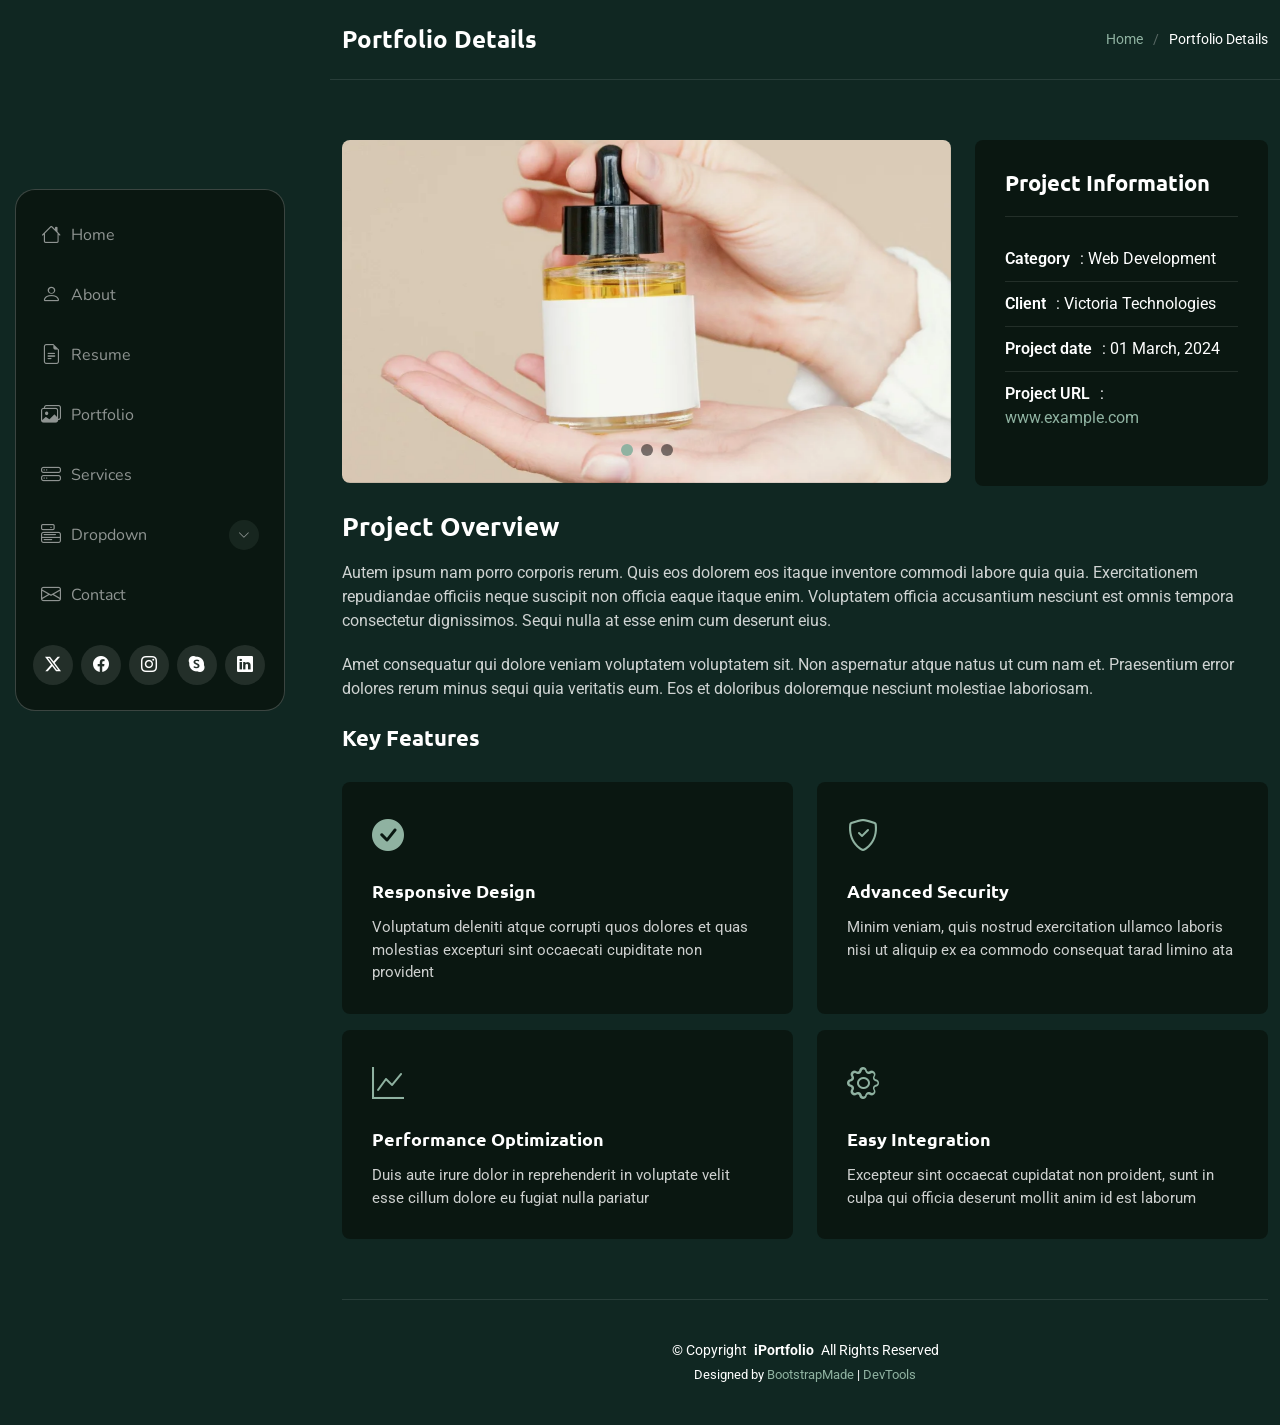
<file: week_2/SnapFolio/portfolio-details.html>
<!DOCTYPE html>
<html lang="en">

<head>
  <meta charset="utf-8">
  <meta content="width=device-width, initial-scale=1.0" name="viewport">
  <title>Portfolio Details - SnapFolio Bootstrap Template</title>
  <meta name="description" content="">
  <meta name="keywords" content="">

  <!-- Favicons -->
  <link href="assets/img/favicon.png" rel="icon">
  <link href="assets/img/apple-touch-icon.png" rel="apple-touch-icon">

  <!-- Fonts -->
  <link href="https://fonts.googleapis.com" rel="preconnect">
  <link href="https://fonts.gstatic.com" rel="preconnect" crossorigin>
  <link href="https://fonts.googleapis.com/css2?family=Roboto:ital,wght@0,100;0,300;0,400;0,500;0,700;0,900;1,100;1,300;1,400;1,500;1,700;1,900&family=Ubuntu:ital,wght@0,300;0,400;0,500;0,700;1,300;1,400;1,500;1,700&family=Nunito:ital,wght@0,200;0,300;0,400;0,500;0,600;0,700;0,800;0,900;1,200;1,300;1,400;1,500;1,600;1,700;1,800;1,900&display=swap" rel="stylesheet">

  <!-- Vendor CSS Files -->
  <link href="assets/vendor/bootstrap/css/bootstrap.min.css" rel="stylesheet">
  <link href="assets/vendor/bootstrap-icons/bootstrap-icons.css" rel="stylesheet">
  <link href="assets/vendor/aos/aos.css" rel="stylesheet">
  <link href="assets/vendor/glightbox/css/glightbox.min.css" rel="stylesheet">
  <link href="assets/vendor/swiper/swiper-bundle.min.css" rel="stylesheet">

  <!-- Main CSS File -->
  <link href="assets/css/main.css" rel="stylesheet">

  <!-- =======================================================
  * Template Name: SnapFolio
  * Template URL: https://bootstrapmade.com/snapfolio-bootstrap-portfolio-template/
  * Updated: Jul 21 2025 with Bootstrap v5.3.7
  * Author: BootstrapMade.com
  * License: https://bootstrapmade.com/license/
  ======================================================== -->
</head>

<body class="portfolio-details-page">

  <header id="header" class="header dark-background d-flex flex-column justify-content-center">
    <i class="header-toggle d-xl-none bi bi-list"></i>

    <div class="header-container d-flex flex-column align-items-start">
      <nav id="navmenu" class="navmenu">
        <ul>
          <li><a href="#hero"><i class="bi bi-house navicon"></i>Home</a></li>
          <li><a href="#about"><i class="bi bi-person navicon"></i> About</a></li>
          <li><a href="#resume"><i class="bi bi-file-earmark-text navicon"></i> Resume</a></li>
          <li><a href="#portfolio"><i class="bi bi-images navicon"></i> Portfolio</a></li>
          <li><a href="#services"><i class="bi bi-hdd-stack navicon"></i> Services</a></li>
          <li class="dropdown"><a href="#"><i class="bi bi-menu-button navicon"></i> <span>Dropdown</span> <i class="bi bi-chevron-down toggle-dropdown"></i></a>
            <ul>
              <li><a href="#">Dropdown 1</a></li>
              <li class="dropdown"><a href="#"><span>Deep Dropdown</span> <i class="bi bi-chevron-down toggle-dropdown"></i></a>
                <ul>
                  <li><a href="#">Deep Dropdown 1</a></li>
                  <li><a href="#">Deep Dropdown 2</a></li>
                  <li><a href="#">Deep Dropdown 3</a></li>
                  <li><a href="#">Deep Dropdown 4</a></li>
                  <li><a href="#">Deep Dropdown 5</a></li>
                </ul>
              </li>
              <li><a href="#">Dropdown 2</a></li>
              <li><a href="#">Dropdown 3</a></li>
              <li><a href="#">Dropdown 4</a></li>
            </ul>
          </li>
          <li><a href="#contact"><i class="bi bi-envelope navicon"></i> Contact</a></li>
        </ul>
      </nav>

      <div class="social-links text-center">
        <a href="#" class="twitter"><i class="bi bi-twitter-x"></i></a>
        <a href="#" class="facebook"><i class="bi bi-facebook"></i></a>
        <a href="#" class="instagram"><i class="bi bi-instagram"></i></a>
        <a href="#" class="google-plus"><i class="bi bi-skype"></i></a>
        <a href="#" class="linkedin"><i class="bi bi-linkedin"></i></a>
      </div>

    </div>

  </header>

  <main class="main">

    <!-- Page Title -->
    <div class="page-title dark-background">
      <div class="container d-lg-flex justify-content-between align-items-center">
        <h1 class="mb-2 mb-lg-0">Portfolio Details</h1>
        <nav class="breadcrumbs">
          <ol>
            <li><a href="index.html">Home</a></li>
            <li class="current">Portfolio Details</li>
          </ol>
        </nav>
      </div>
    </div><!-- End Page Title -->

    <!-- Portfolio Details Section -->
    <section id="portfolio-details" class="portfolio-details section">

      <div class="container" data-aos="fade-up" data-aos-delay="100">

        <div class="row gy-4">

          <div class="col-lg-8">
            <div class="portfolio-details-slider swiper init-swiper">

              <script type="application/json" class="swiper-config">
                {
                  "loop": true,
                  "speed": 600,
                  "autoplay": {
                    "delay": 5000
                  },
                  "slidesPerView": "auto",
                  "pagination": {
                    "el": ".swiper-pagination",
                    "type": "bullets",
                    "clickable": true
                  }
                }
              </script>

              <div class="swiper-wrapper align-items-center">

                <div class="swiper-slide">
                  <img src="assets/img/portfolio/portfolio-1.webp" alt="Portfolio Image" class="img-fluid" loading="lazy">
                </div>

                <div class="swiper-slide">
                  <img src="assets/img/portfolio/portfolio-10.webp" alt="Portfolio Image" class="img-fluid" loading="lazy">
                </div>

                <div class="swiper-slide">
                  <img src="assets/img/portfolio/portfolio-7.webp" alt="Portfolio Image" class="img-fluid" loading="lazy">
                </div>

              </div>
              <div class="swiper-pagination"></div>
            </div>
          </div>

          <div class="col-lg-4">
            <div class="portfolio-info" data-aos="fade-left" data-aos-delay="200">
              <h3>Project Information</h3>
              <ul>
                <li><strong>Category</strong>: Web Development</li>
                <li><strong>Client</strong>: Victoria Technologies</li>
                <li><strong>Project date</strong>: 01 March, 2024</li>
                <li><strong>Project URL</strong>: <a href="#" target="_blank">www.example.com</a></li>
              </ul>
            </div>
          </div>

          <div class="col-lg-12">
            <div class="portfolio-description" data-aos="fade-up" data-aos-delay="300">
              <h2>Project Overview</h2>
              <p>
                Autem ipsum nam porro corporis rerum. Quis eos dolorem eos itaque inventore commodi labore quia quia. Exercitationem repudiandae officiis neque suscipit non officia eaque itaque enim. Voluptatem officia accusantium nesciunt est omnis tempora consectetur dignissimos. Sequi nulla at esse enim cum deserunt eius.
              </p>
              <p>
                Amet consequatur qui dolore veniam voluptatem voluptatem sit. Non aspernatur atque natus ut cum nam et. Praesentium error dolores rerum minus sequi quia veritatis eum. Eos et doloribus doloremque nesciunt molestiae laboriosam.
              </p>

              <div class="features mt-4">
                <h3>Key Features</h3>
                <div class="row gy-3">
                  <div class="col-md-6">
                    <div class="feature-item" data-aos="fade-up" data-aos-delay="400">
                      <i class="bi bi-check-circle-fill"></i>
                      <h4>Responsive Design</h4>
                      <p>Voluptatum deleniti atque corrupti quos dolores et quas molestias excepturi sint occaecati cupiditate non provident</p>
                    </div>
                  </div>

                  <div class="col-md-6">
                    <div class="feature-item" data-aos="fade-up" data-aos-delay="500">
                      <i class="bi bi-shield-check"></i>
                      <h4>Advanced Security</h4>
                      <p>Minim veniam, quis nostrud exercitation ullamco laboris nisi ut aliquip ex ea commodo consequat tarad limino ata</p>
                    </div>
                  </div>

                  <div class="col-md-6">
                    <div class="feature-item" data-aos="fade-up" data-aos-delay="600">
                      <i class="bi bi-graph-up"></i>
                      <h4>Performance Optimization</h4>
                      <p>Duis aute irure dolor in reprehenderit in voluptate velit esse cillum dolore eu fugiat nulla pariatur</p>
                    </div>
                  </div>

                  <div class="col-md-6">
                    <div class="feature-item" data-aos="fade-up" data-aos-delay="700">
                      <i class="bi bi-gear"></i>
                      <h4>Easy Integration</h4>
                      <p>Excepteur sint occaecat cupidatat non proident, sunt in culpa qui officia deserunt mollit anim id est laborum</p>
                    </div>
                  </div>
                </div>
              </div>
            </div>
          </div>

        </div>

      </div>

    </section><!-- /Portfolio Details Section -->

  </main>

  <footer id="footer" class="footer position-relative">

    <div class="container">
      <div class="copyright text-center ">
        <p>© <span>Copyright</span> <strong class="px-1 sitename">iPortfolio</strong> <span>All Rights Reserved</span></p>
      </div>
      <div class="credits">
        <!-- All the links in the footer should remain intact. -->
        <!-- You can delete the links only if you've purchased the pro version. -->
        <!-- Licensing information: https://bootstrapmade.com/license/ -->
        <!-- Purchase the pro version with working PHP/AJAX contact form: [buy-url] -->
        Designed by <a href="https://bootstrapmade.com/">BootstrapMade</a> | <a href="https://bootstrapmade.com/tools/">DevTools</a>
      </div>
    </div>

  </footer>

  <!-- Scroll Top -->
  <a href="#" id="scroll-top" class="scroll-top d-flex align-items-center justify-content-center"><i class="bi bi-arrow-up-short"></i></a>

  <!-- Preloader -->
  <div id="preloader"></div>

  <!-- Vendor JS Files -->
  <script src="assets/vendor/bootstrap/js/bootstrap.bundle.min.js"></script>
  <script src="assets/vendor/php-email-form/validate.js"></script>
  <script src="assets/vendor/aos/aos.js"></script>
  <script src="assets/vendor/typed.js/typed.umd.js"></script>
  <script src="assets/vendor/purecounter/purecounter_vanilla.js"></script>
  <script src="assets/vendor/waypoints/noframework.waypoints.js"></script>
  <script src="assets/vendor/isotope-layout/isotope.pkgd.min.js"></script>
  <script src="assets/vendor/imagesloaded/imagesloaded.pkgd.min.js"></script>
  <script src="assets/vendor/glightbox/js/glightbox.min.js"></script>
  <script src="assets/vendor/swiper/swiper-bundle.min.js"></script>

  <!-- Main JS File -->
  <script src="assets/js/main.js"></script>

</body>

</html>
</file>
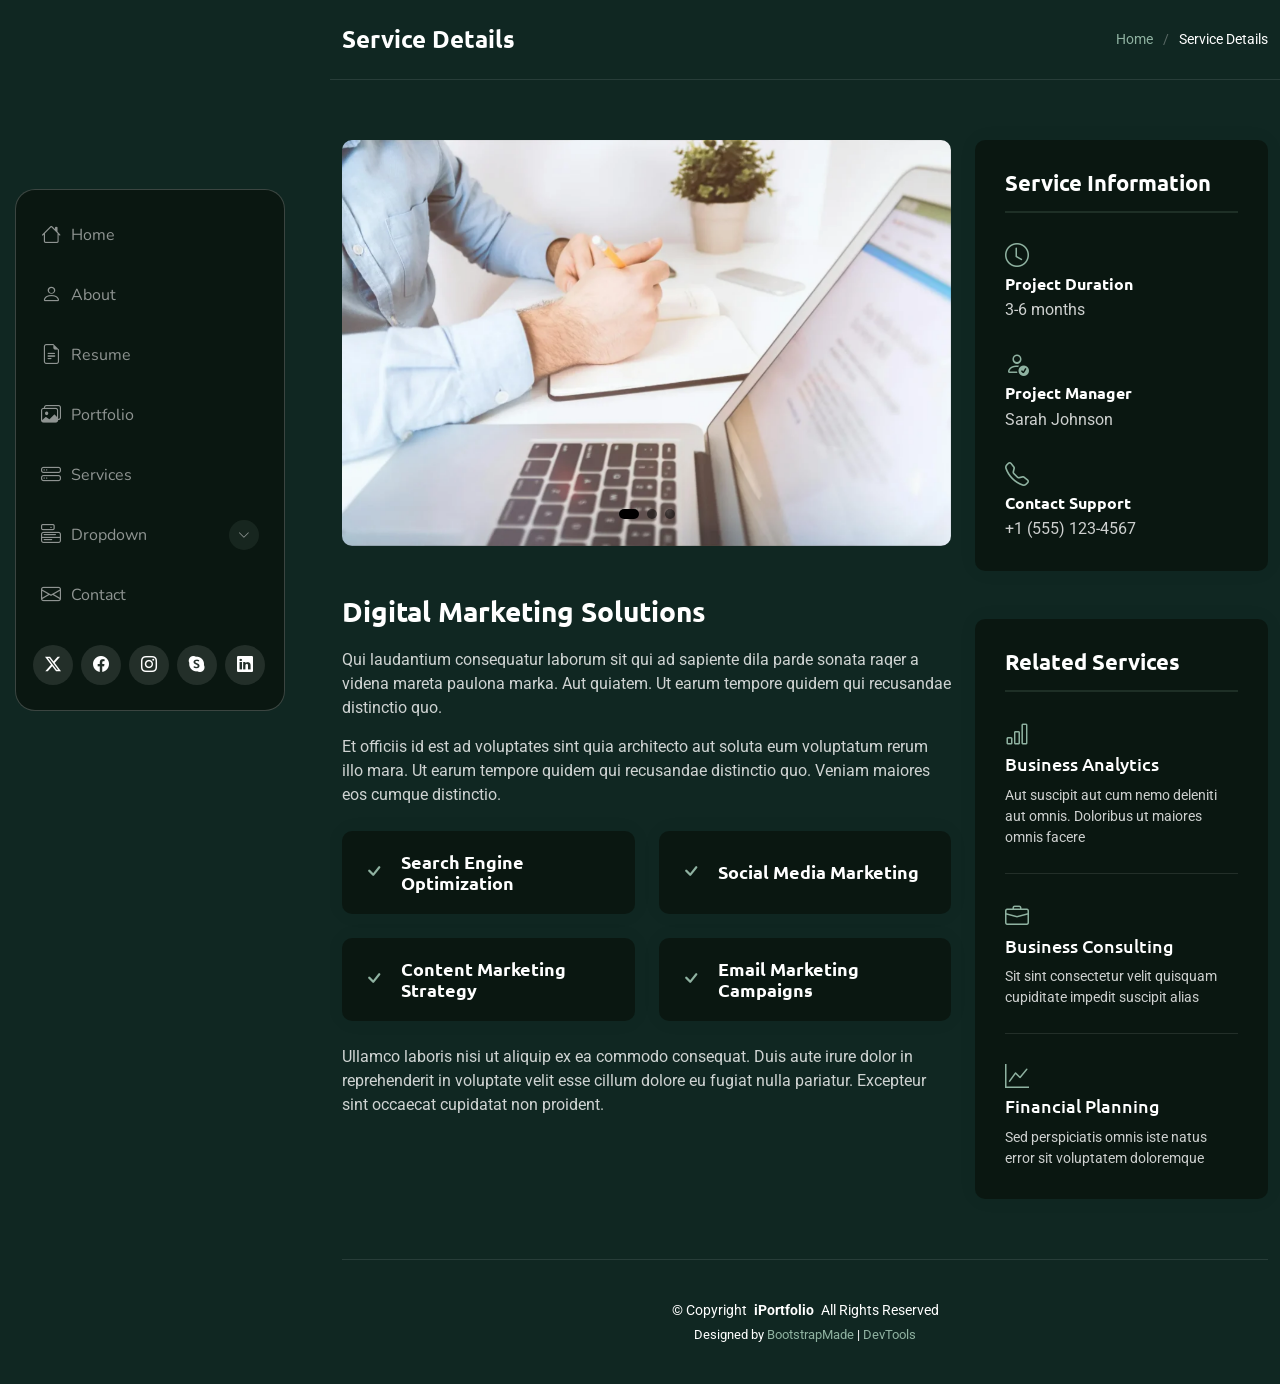
<file: week_2/SnapFolio/service-details.html>
<!DOCTYPE html>
<html lang="en">

<head>
  <meta charset="utf-8">
  <meta content="width=device-width, initial-scale=1.0" name="viewport">
  <title>Service Details - SnapFolio Bootstrap Template</title>
  <meta name="description" content="">
  <meta name="keywords" content="">

  <!-- Favicons -->
  <link href="assets/img/favicon.png" rel="icon">
  <link href="assets/img/apple-touch-icon.png" rel="apple-touch-icon">

  <!-- Fonts -->
  <link href="https://fonts.googleapis.com" rel="preconnect">
  <link href="https://fonts.gstatic.com" rel="preconnect" crossorigin>
  <link href="https://fonts.googleapis.com/css2?family=Roboto:ital,wght@0,100;0,300;0,400;0,500;0,700;0,900;1,100;1,300;1,400;1,500;1,700;1,900&family=Ubuntu:ital,wght@0,300;0,400;0,500;0,700;1,300;1,400;1,500;1,700&family=Nunito:ital,wght@0,200;0,300;0,400;0,500;0,600;0,700;0,800;0,900;1,200;1,300;1,400;1,500;1,600;1,700;1,800;1,900&display=swap" rel="stylesheet">

  <!-- Vendor CSS Files -->
  <link href="assets/vendor/bootstrap/css/bootstrap.min.css" rel="stylesheet">
  <link href="assets/vendor/bootstrap-icons/bootstrap-icons.css" rel="stylesheet">
  <link href="assets/vendor/aos/aos.css" rel="stylesheet">
  <link href="assets/vendor/glightbox/css/glightbox.min.css" rel="stylesheet">
  <link href="assets/vendor/swiper/swiper-bundle.min.css" rel="stylesheet">

  <!-- Main CSS File -->
  <link href="assets/css/main.css" rel="stylesheet">

  <!-- =======================================================
  * Template Name: SnapFolio
  * Template URL: https://bootstrapmade.com/snapfolio-bootstrap-portfolio-template/
  * Updated: Jul 21 2025 with Bootstrap v5.3.7
  * Author: BootstrapMade.com
  * License: https://bootstrapmade.com/license/
  ======================================================== -->
</head>

<body class="service-details-page">

  <header id="header" class="header dark-background d-flex flex-column justify-content-center">
    <i class="header-toggle d-xl-none bi bi-list"></i>

    <div class="header-container d-flex flex-column align-items-start">
      <nav id="navmenu" class="navmenu">
        <ul>
          <li><a href="#hero"><i class="bi bi-house navicon"></i>Home</a></li>
          <li><a href="#about"><i class="bi bi-person navicon"></i> About</a></li>
          <li><a href="#resume"><i class="bi bi-file-earmark-text navicon"></i> Resume</a></li>
          <li><a href="#portfolio"><i class="bi bi-images navicon"></i> Portfolio</a></li>
          <li><a href="#services"><i class="bi bi-hdd-stack navicon"></i> Services</a></li>
          <li class="dropdown"><a href="#"><i class="bi bi-menu-button navicon"></i> <span>Dropdown</span> <i class="bi bi-chevron-down toggle-dropdown"></i></a>
            <ul>
              <li><a href="#">Dropdown 1</a></li>
              <li class="dropdown"><a href="#"><span>Deep Dropdown</span> <i class="bi bi-chevron-down toggle-dropdown"></i></a>
                <ul>
                  <li><a href="#">Deep Dropdown 1</a></li>
                  <li><a href="#">Deep Dropdown 2</a></li>
                  <li><a href="#">Deep Dropdown 3</a></li>
                  <li><a href="#">Deep Dropdown 4</a></li>
                  <li><a href="#">Deep Dropdown 5</a></li>
                </ul>
              </li>
              <li><a href="#">Dropdown 2</a></li>
              <li><a href="#">Dropdown 3</a></li>
              <li><a href="#">Dropdown 4</a></li>
            </ul>
          </li>
          <li><a href="#contact"><i class="bi bi-envelope navicon"></i> Contact</a></li>
        </ul>
      </nav>

      <div class="social-links text-center">
        <a href="#" class="twitter"><i class="bi bi-twitter-x"></i></a>
        <a href="#" class="facebook"><i class="bi bi-facebook"></i></a>
        <a href="#" class="instagram"><i class="bi bi-instagram"></i></a>
        <a href="#" class="google-plus"><i class="bi bi-skype"></i></a>
        <a href="#" class="linkedin"><i class="bi bi-linkedin"></i></a>
      </div>

    </div>

  </header>

  <main class="main">

    <!-- Page Title -->
    <div class="page-title dark-background">
      <div class="container d-lg-flex justify-content-between align-items-center">
        <h1 class="mb-2 mb-lg-0">Service Details</h1>
        <nav class="breadcrumbs">
          <ol>
            <li><a href="index.html">Home</a></li>
            <li class="current">Service Details</li>
          </ol>
        </nav>
      </div>
    </div><!-- End Page Title -->

    <!-- Service Details Section -->
    <section id="service-details" class="service-details section">

      <div class="container" data-aos="fade-up" data-aos-delay="100">

        <div class="row gy-4">

          <div class="col-lg-8">
            <div class="service-details-slider swiper init-swiper">
              <script type="application/json" class="swiper-config">
                {
                  "loop": true,
                  "speed": 600,
                  "autoplay": {
                    "delay": 5000
                  },
                  "slidesPerView": 1,
                  "pagination": {
                    "el": ".swiper-pagination",
                    "type": "bullets",
                    "clickable": true
                  }
                }
              </script>
              <div class="swiper-wrapper align-items-center">
                <div class="swiper-slide">
                  <img src="assets/img/services/services-1.webp" alt="" class="img-fluid" loading="lazy">
                </div>
                <div class="swiper-slide">
                  <img src="assets/img/services/services-2.webp" alt="" class="img-fluid" loading="lazy">
                </div>
                <div class="swiper-slide">
                  <img src="assets/img/services/services-3.webp" alt="" class="img-fluid" loading="lazy">
                </div>
              </div>
              <div class="swiper-pagination"></div>
            </div>

            <div class="content mt-5">
              <h3>Digital Marketing Solutions</h3>
              <p>
                Qui laudantium consequatur laborum sit qui ad sapiente dila parde sonata raqer a videna mareta paulona marka. Aut quiatem. Ut earum tempore quidem qui recusandae distinctio quo.
              </p>
              <p>
                Et officiis id est ad voluptates sint quia architecto aut soluta eum voluptatum rerum illo mara. Ut earum tempore quidem qui recusandae distinctio quo. Veniam maiores eos cumque distinctio.
              </p>

              <div class="features mt-4">
                <div class="row gy-4">
                  <div class="col-md-6" data-aos="fade-up" data-aos-delay="100">
                    <div class="feature-box d-flex align-items-center">
                      <i class="bi bi-check"></i>
                      <h4>Search Engine Optimization</h4>
                    </div>
                  </div>
                  <div class="col-md-6" data-aos="fade-up" data-aos-delay="200">
                    <div class="feature-box d-flex align-items-center">
                      <i class="bi bi-check"></i>
                      <h4>Social Media Marketing</h4>
                    </div>
                  </div>
                  <div class="col-md-6" data-aos="fade-up" data-aos-delay="300">
                    <div class="feature-box d-flex align-items-center">
                      <i class="bi bi-check"></i>
                      <h4>Content Marketing Strategy</h4>
                    </div>
                  </div>
                  <div class="col-md-6" data-aos="fade-up" data-aos-delay="400">
                    <div class="feature-box d-flex align-items-center">
                      <i class="bi bi-check"></i>
                      <h4>Email Marketing Campaigns</h4>
                    </div>
                  </div>
                </div>
              </div>

              <p class="mt-4">
                Ullamco laboris nisi ut aliquip ex ea commodo consequat. Duis aute irure dolor in reprehenderit in voluptate velit esse cillum dolore eu fugiat nulla pariatur. Excepteur sint occaecat cupidatat non proident.
              </p>
            </div>
          </div>

          <div class="col-lg-4">
            <div class="service-info">
              <h4>Service Information</h4>
              <div class="info-item">
                <i class="bi bi-clock"></i>
                <h5>Project Duration</h5>
                <p>3-6 months</p>
              </div>
              <div class="info-item">
                <i class="bi bi-person-check"></i>
                <h5>Project Manager</h5>
                <p>Sarah Johnson</p>
              </div>
              <div class="info-item">
                <i class="bi bi-telephone"></i>
                <h5>Contact Support</h5>
                <p>+1 (555) 123-4567</p>
              </div>
            </div>

            <div class="related-services mt-5">
              <h4>Related Services</h4>
              <div class="service-item">
                <i class="bi bi-bar-chart"></i>
                <h5><a href="#">Business Analytics</a></h5>
                <p>Aut suscipit aut cum nemo deleniti aut omnis. Doloribus ut maiores omnis facere</p>
              </div>
              <div class="service-item">
                <i class="bi bi-briefcase"></i>
                <h5><a href="#">Business Consulting</a></h5>
                <p>Sit sint consectetur velit quisquam cupiditate impedit suscipit alias</p>
              </div>
              <div class="service-item">
                <i class="bi bi-graph-up"></i>
                <h5><a href="#">Financial Planning</a></h5>
                <p>Sed perspiciatis omnis iste natus error sit voluptatem doloremque</p>
              </div>
            </div>
          </div>

        </div>

      </div>

    </section><!-- /Service Details Section -->

  </main>

  <footer id="footer" class="footer position-relative">

    <div class="container">
      <div class="copyright text-center ">
        <p>© <span>Copyright</span> <strong class="px-1 sitename">iPortfolio</strong> <span>All Rights Reserved</span></p>
      </div>
      <div class="credits">
        <!-- All the links in the footer should remain intact. -->
        <!-- You can delete the links only if you've purchased the pro version. -->
        <!-- Licensing information: https://bootstrapmade.com/license/ -->
        <!-- Purchase the pro version with working PHP/AJAX contact form: [buy-url] -->
        Designed by <a href="https://bootstrapmade.com/">BootstrapMade</a> | <a href="https://bootstrapmade.com/tools/">DevTools</a>
      </div>
    </div>

  </footer>

  <!-- Scroll Top -->
  <a href="#" id="scroll-top" class="scroll-top d-flex align-items-center justify-content-center"><i class="bi bi-arrow-up-short"></i></a>

  <!-- Preloader -->
  <div id="preloader"></div>

  <!-- Vendor JS Files -->
  <script src="assets/vendor/bootstrap/js/bootstrap.bundle.min.js"></script>
  <script src="assets/vendor/php-email-form/validate.js"></script>
  <script src="assets/vendor/aos/aos.js"></script>
  <script src="assets/vendor/typed.js/typed.umd.js"></script>
  <script src="assets/vendor/purecounter/purecounter_vanilla.js"></script>
  <script src="assets/vendor/waypoints/noframework.waypoints.js"></script>
  <script src="assets/vendor/isotope-layout/isotope.pkgd.min.js"></script>
  <script src="assets/vendor/imagesloaded/imagesloaded.pkgd.min.js"></script>
  <script src="assets/vendor/glightbox/js/glightbox.min.js"></script>
  <script src="assets/vendor/swiper/swiper-bundle.min.js"></script>

  <!-- Main JS File -->
  <script src="assets/js/main.js"></script>

</body>

</html>
</file>
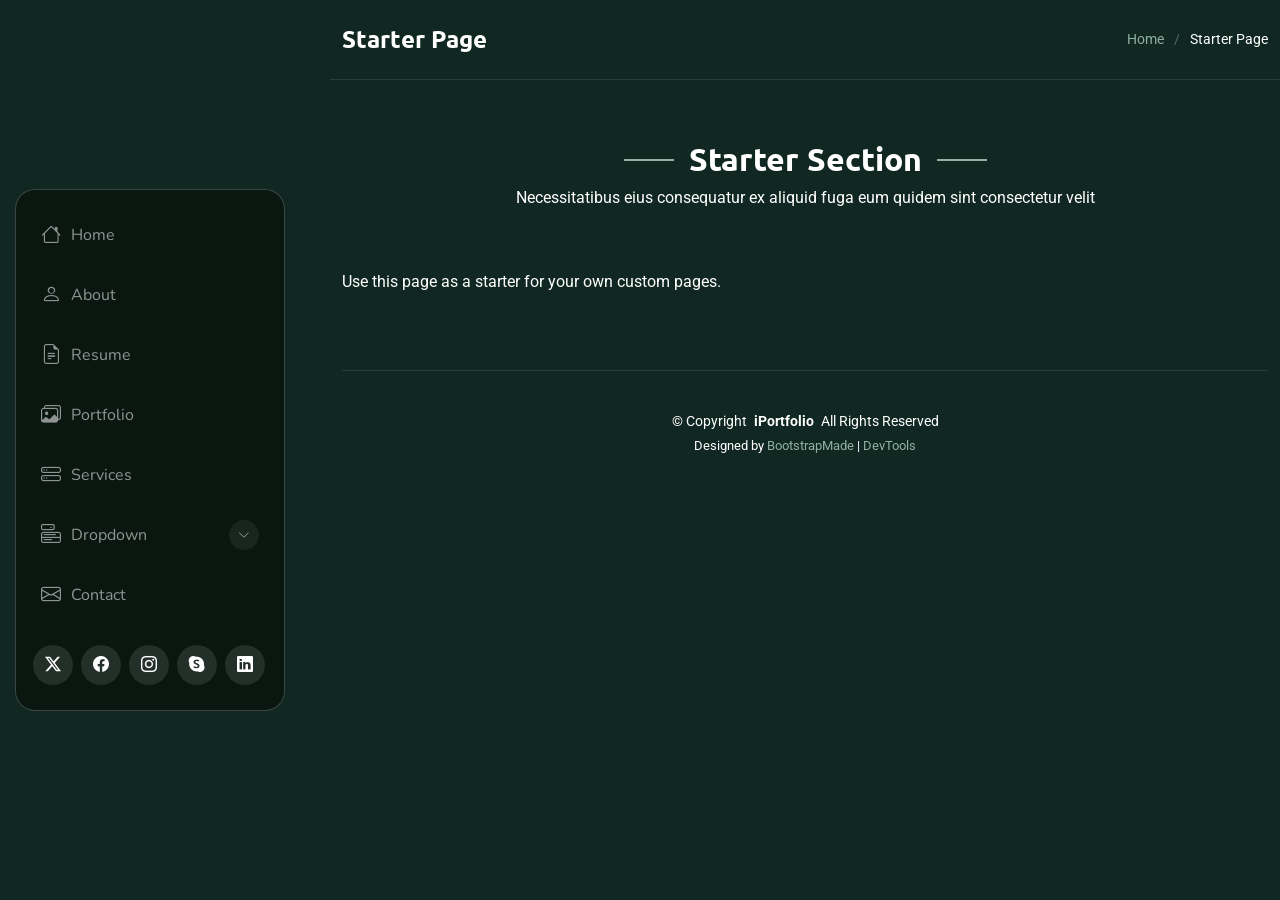
<file: week_2/SnapFolio/starter-page.html>
<!DOCTYPE html>
<html lang="en">

<head>
  <meta charset="utf-8">
  <meta content="width=device-width, initial-scale=1.0" name="viewport">
  <title>Starter Page - SnapFolio Bootstrap Template</title>
  <meta name="description" content="">
  <meta name="keywords" content="">

  <!-- Favicons -->
  <link href="assets/img/favicon.png" rel="icon">
  <link href="assets/img/apple-touch-icon.png" rel="apple-touch-icon">

  <!-- Fonts -->
  <link href="https://fonts.googleapis.com" rel="preconnect">
  <link href="https://fonts.gstatic.com" rel="preconnect" crossorigin>
  <link href="https://fonts.googleapis.com/css2?family=Roboto:ital,wght@0,100;0,300;0,400;0,500;0,700;0,900;1,100;1,300;1,400;1,500;1,700;1,900&family=Ubuntu:ital,wght@0,300;0,400;0,500;0,700;1,300;1,400;1,500;1,700&family=Nunito:ital,wght@0,200;0,300;0,400;0,500;0,600;0,700;0,800;0,900;1,200;1,300;1,400;1,500;1,600;1,700;1,800;1,900&display=swap" rel="stylesheet">

  <!-- Vendor CSS Files -->
  <link href="assets/vendor/bootstrap/css/bootstrap.min.css" rel="stylesheet">
  <link href="assets/vendor/bootstrap-icons/bootstrap-icons.css" rel="stylesheet">
  <link href="assets/vendor/aos/aos.css" rel="stylesheet">
  <link href="assets/vendor/glightbox/css/glightbox.min.css" rel="stylesheet">
  <link href="assets/vendor/swiper/swiper-bundle.min.css" rel="stylesheet">

  <!-- Main CSS File -->
  <link href="assets/css/main.css" rel="stylesheet">

  <!-- =======================================================
  * Template Name: SnapFolio
  * Template URL: https://bootstrapmade.com/snapfolio-bootstrap-portfolio-template/
  * Updated: Jul 21 2025 with Bootstrap v5.3.7
  * Author: BootstrapMade.com
  * License: https://bootstrapmade.com/license/
  ======================================================== -->
</head>

<body class="starter-page-page">

  <header id="header" class="header dark-background d-flex flex-column justify-content-center">
    <i class="header-toggle d-xl-none bi bi-list"></i>

    <div class="header-container d-flex flex-column align-items-start">
      <nav id="navmenu" class="navmenu">
        <ul>
          <li><a href="#hero"><i class="bi bi-house navicon"></i>Home</a></li>
          <li><a href="#about"><i class="bi bi-person navicon"></i> About</a></li>
          <li><a href="#resume"><i class="bi bi-file-earmark-text navicon"></i> Resume</a></li>
          <li><a href="#portfolio"><i class="bi bi-images navicon"></i> Portfolio</a></li>
          <li><a href="#services"><i class="bi bi-hdd-stack navicon"></i> Services</a></li>
          <li class="dropdown"><a href="#"><i class="bi bi-menu-button navicon"></i> <span>Dropdown</span> <i class="bi bi-chevron-down toggle-dropdown"></i></a>
            <ul>
              <li><a href="#">Dropdown 1</a></li>
              <li class="dropdown"><a href="#"><span>Deep Dropdown</span> <i class="bi bi-chevron-down toggle-dropdown"></i></a>
                <ul>
                  <li><a href="#">Deep Dropdown 1</a></li>
                  <li><a href="#">Deep Dropdown 2</a></li>
                  <li><a href="#">Deep Dropdown 3</a></li>
                  <li><a href="#">Deep Dropdown 4</a></li>
                  <li><a href="#">Deep Dropdown 5</a></li>
                </ul>
              </li>
              <li><a href="#">Dropdown 2</a></li>
              <li><a href="#">Dropdown 3</a></li>
              <li><a href="#">Dropdown 4</a></li>
            </ul>
          </li>
          <li><a href="#contact"><i class="bi bi-envelope navicon"></i> Contact</a></li>
        </ul>
      </nav>

      <div class="social-links text-center">
        <a href="#" class="twitter"><i class="bi bi-twitter-x"></i></a>
        <a href="#" class="facebook"><i class="bi bi-facebook"></i></a>
        <a href="#" class="instagram"><i class="bi bi-instagram"></i></a>
        <a href="#" class="google-plus"><i class="bi bi-skype"></i></a>
        <a href="#" class="linkedin"><i class="bi bi-linkedin"></i></a>
      </div>

    </div>

  </header>

  <main class="main">

    <!-- Page Title -->
    <div class="page-title dark-background">
      <div class="container d-lg-flex justify-content-between align-items-center">
        <h1 class="mb-2 mb-lg-0">Starter Page</h1>
        <nav class="breadcrumbs">
          <ol>
            <li><a href="index.html">Home</a></li>
            <li class="current">Starter Page</li>
          </ol>
        </nav>
      </div>
    </div><!-- End Page Title -->

    <!-- Starter Section Section -->
    <section id="starter-section" class="starter-section section">

      <!-- Section Title -->
      <div class="container section-title" data-aos="fade-up">
        <h2>Starter Section</h2>
        <p>Necessitatibus eius consequatur ex aliquid fuga eum quidem sint consectetur velit</p>
      </div><!-- End Section Title -->

      <div class="container" data-aos="fade-up">
        <p>Use this page as a starter for your own custom pages.</p>
      </div>

    </section><!-- /Starter Section Section -->

  </main>

  <footer id="footer" class="footer position-relative">

    <div class="container">
      <div class="copyright text-center ">
        <p>© <span>Copyright</span> <strong class="px-1 sitename">iPortfolio</strong> <span>All Rights Reserved</span></p>
      </div>
      <div class="credits">
        <!-- All the links in the footer should remain intact. -->
        <!-- You can delete the links only if you've purchased the pro version. -->
        <!-- Licensing information: https://bootstrapmade.com/license/ -->
        <!-- Purchase the pro version with working PHP/AJAX contact form: [buy-url] -->
        Designed by <a href="https://bootstrapmade.com/">BootstrapMade</a> | <a href="https://bootstrapmade.com/tools/">DevTools</a>
      </div>
    </div>

  </footer>

  <!-- Scroll Top -->
  <a href="#" id="scroll-top" class="scroll-top d-flex align-items-center justify-content-center"><i class="bi bi-arrow-up-short"></i></a>

  <!-- Preloader -->
  <div id="preloader"></div>

  <!-- Vendor JS Files -->
  <script src="assets/vendor/bootstrap/js/bootstrap.bundle.min.js"></script>
  <script src="assets/vendor/php-email-form/validate.js"></script>
  <script src="assets/vendor/aos/aos.js"></script>
  <script src="assets/vendor/typed.js/typed.umd.js"></script>
  <script src="assets/vendor/purecounter/purecounter_vanilla.js"></script>
  <script src="assets/vendor/waypoints/noframework.waypoints.js"></script>
  <script src="assets/vendor/isotope-layout/isotope.pkgd.min.js"></script>
  <script src="assets/vendor/imagesloaded/imagesloaded.pkgd.min.js"></script>
  <script src="assets/vendor/glightbox/js/glightbox.min.js"></script>
  <script src="assets/vendor/swiper/swiper-bundle.min.js"></script>

  <!-- Main JS File -->
  <script src="assets/js/main.js"></script>

</body>

</html>
</file>
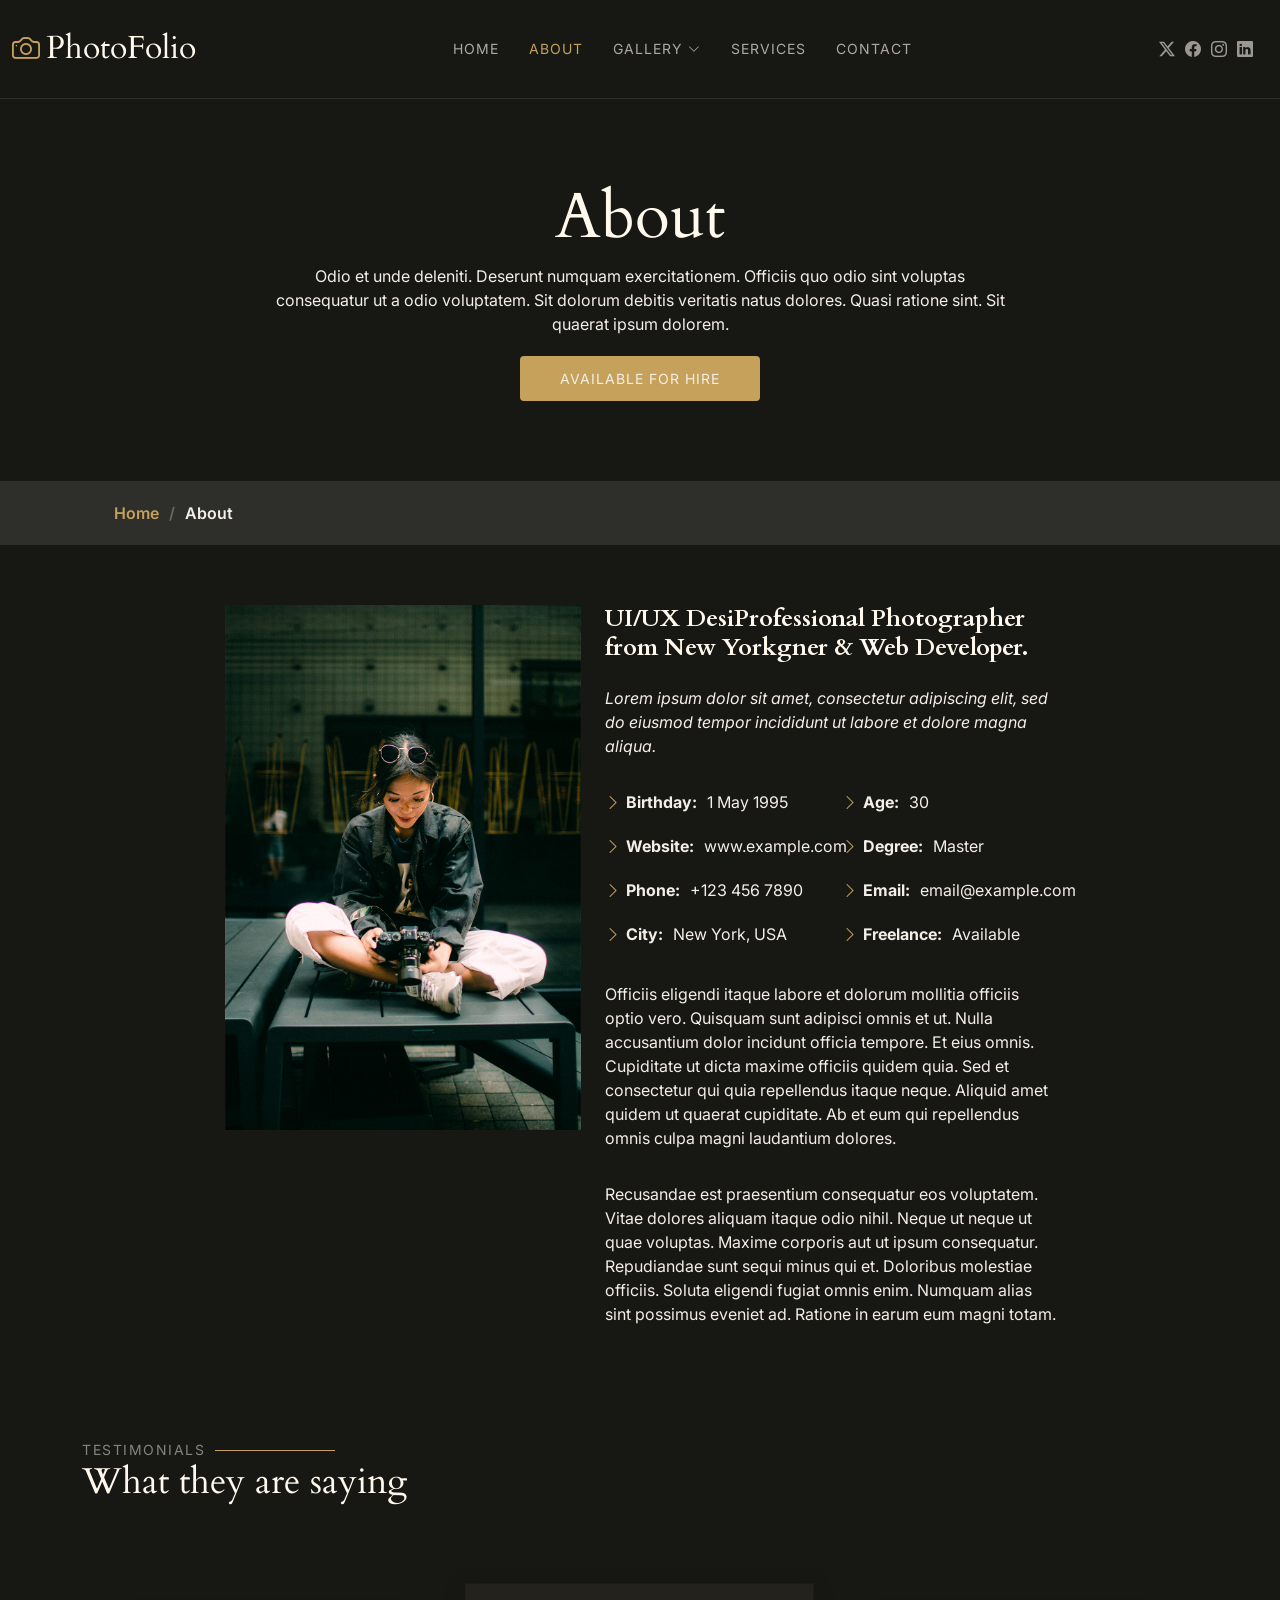
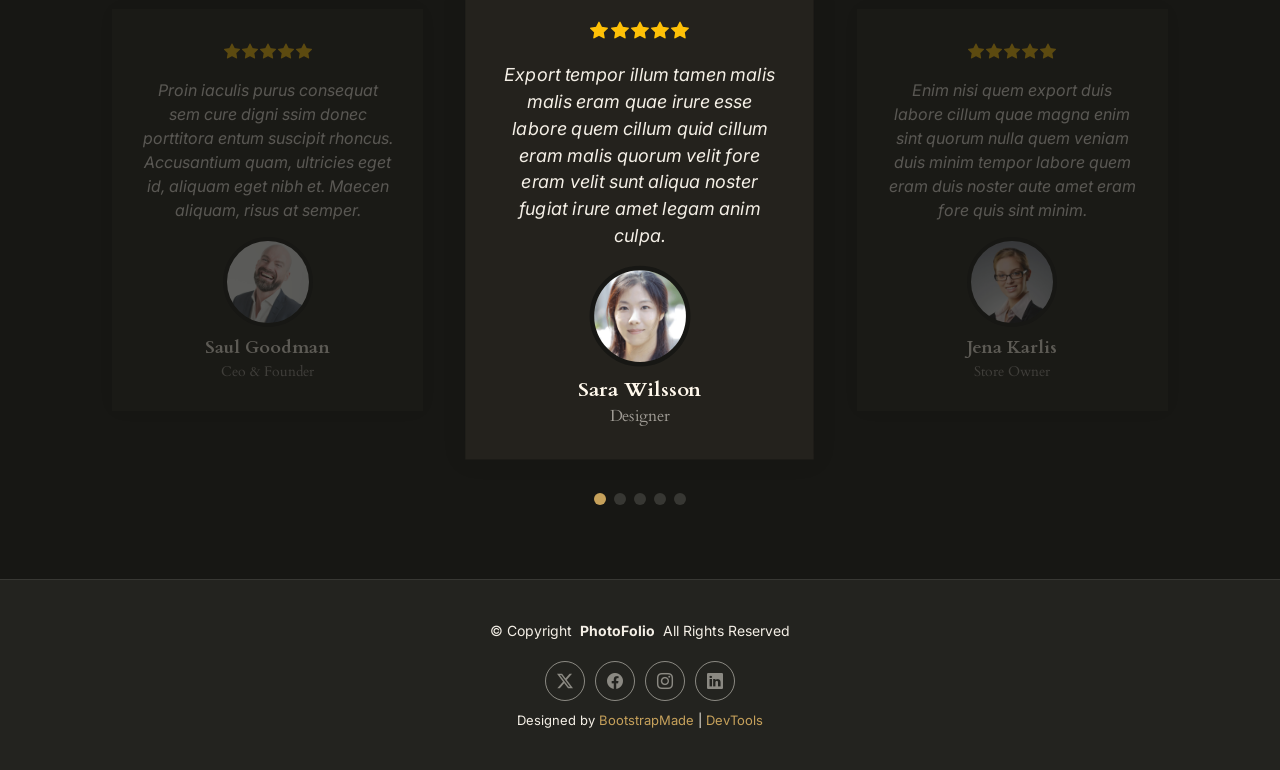
<file: week_2/group_work/PhotoFolio/about.html>
<!DOCTYPE html>
<html lang="en">

<head>
  <meta charset="utf-8">
  <meta content="width=device-width, initial-scale=1.0" name="viewport">
  <title>About - PhotoFolio Bootstrap Template</title>
  <meta name="description" content="">
  <meta name="keywords" content="">

  <!-- Favicons -->
  <link href="assets/img/favicon.png" rel="icon">
  <link href="assets/img/apple-touch-icon.png" rel="apple-touch-icon">

  <!-- Fonts -->
  <link href="https://fonts.googleapis.com" rel="preconnect">
  <link href="https://fonts.gstatic.com" rel="preconnect" crossorigin>
  <link href="https://fonts.googleapis.com/css2?family=Roboto:ital,wght@0,100;0,300;0,400;0,500;0,700;0,900;1,100;1,300;1,400;1,500;1,700;1,900&family=Inter:wght@100;200;300;400;500;600;700;800;900&family=Cardo:ital,wght@0,400;0,700;1,400;1,700&display=swap" rel="stylesheet">

  <!-- Vendor CSS Files -->
  <link href="assets/vendor/bootstrap/css/bootstrap.min.css" rel="stylesheet">
  <link href="assets/vendor/bootstrap-icons/bootstrap-icons.css" rel="stylesheet">
  <link href="assets/vendor/aos/aos.css" rel="stylesheet">
  <link href="assets/vendor/glightbox/css/glightbox.min.css" rel="stylesheet">
  <link href="assets/vendor/swiper/swiper-bundle.min.css" rel="stylesheet">

  <!-- Main CSS File -->
  <link href="assets/css/main.css" rel="stylesheet">

  <!-- =======================================================
  * Template Name: PhotoFolio
  * Template URL: https://bootstrapmade.com/photofolio-bootstrap-photography-website-template/
  * Updated: Aug 07 2024 with Bootstrap v5.3.3
  * Author: BootstrapMade.com
  * License: https://bootstrapmade.com/license/
  ======================================================== -->
</head>

<body class="about-page">

  <header id="header" class="header d-flex align-items-center sticky-top">
    <div class="container-fluid position-relative d-flex align-items-center justify-content-between">

      <a href="index.html" class="logo d-flex align-items-center me-auto me-xl-0">
        <!-- Uncomment the line below if you also wish to use an image logo -->
        <!-- <img src="assets/img/logo.png" alt=""> -->
        <i class="bi bi-camera"></i>
        <h1 class="sitename">PhotoFolio</h1>
      </a>

      <nav id="navmenu" class="navmenu">
        <ul>
          <li><a href="index.html">Home<br></a></li>
          <li><a href="about.html" class="active">About</a></li>
          <li class="dropdown"><a href="gallery.html"><span>Gallery</span> <i class="bi bi-chevron-down toggle-dropdown"></i></a>
            <ul>
              <li><a href="gallery.html">Nature</a></li>
              <li><a href="gallery.html">People</a></li>
              <li><a href="gallery.html">Architecture</a></li>
              <li><a href="gallery.html">Animals</a></li>
              <li><a href="gallery.html">Sports</a></li>
              <li><a href="gallery.html">Travel</a></li>
              <li class="dropdown"><a href="#"><span>Deep Dropdown</span> <i class="bi bi-chevron-down toggle-dropdown"></i></a>
                <ul>
                  <li><a href="#">Deep Dropdown 1</a></li>
                  <li><a href="#">Deep Dropdown 2</a></li>
                  <li><a href="#">Deep Dropdown 3</a></li>
                  <li><a href="#">Deep Dropdown 4</a></li>
                  <li><a href="#">Deep Dropdown 5</a></li>
                </ul>
              </li>
            </ul>
          </li>
          <li><a href="services.html">Services</a></li>
          <li><a href="contact.html">Contact</a></li>
        </ul>
        <i class="mobile-nav-toggle d-xl-none bi bi-list"></i>
      </nav>

      <div class="header-social-links">
        <a href="#" class="twitter"><i class="bi bi-twitter-x"></i></a>
        <a href="#" class="facebook"><i class="bi bi-facebook"></i></a>
        <a href="#" class="instagram"><i class="bi bi-instagram"></i></a>
        <a href="#" class="linkedin"><i class="bi bi-linkedin"></i></a>
      </div>

    </div>
  </header>

  <main class="main">

    <!-- Page Title -->
    <div class="page-title" data-aos="fade">
      <div class="heading">
        <div class="container">
          <div class="row d-flex justify-content-center text-center">
            <div class="col-lg-8">
              <h1>About</h1>
              <p class="mb-0">Odio et unde deleniti. Deserunt numquam exercitationem. Officiis quo odio sint voluptas consequatur ut a odio voluptatem. Sit dolorum debitis veritatis natus dolores. Quasi ratione sint. Sit quaerat ipsum dolorem.</p>
              <a href="contact.html" class="cta-btn">Available for Hire<br></a>
            </div>
          </div>
        </div>
      </div>
      <nav class="breadcrumbs">
        <div class="container">
          <ol>
            <li><a href="index.html">Home</a></li>
            <li class="current">About</li>
          </ol>
        </div>
      </nav>
    </div><!-- End Page Title -->

    <!-- About Section -->
    <section id="about" class="about section">

      <div class="container" data-aos="fade-up" data-aos-delay="100">

        <div class="row gy-4 justify-content-center">
          <div class="col-lg-4">
            <img src="assets/img/profile-img.jpg" class="img-fluid" alt="">
          </div>
          <div class="col-lg-5 content">
            <h2>UI/UX DesiProfessional Photographer from New Yorkgner &amp; Web Developer.</h2>
            <p class="fst-italic py-3">
              Lorem ipsum dolor sit amet, consectetur adipiscing elit, sed do eiusmod tempor incididunt ut labore et dolore
              magna aliqua.
            </p>
            <div class="row">
              <div class="col-lg-6">
                <ul>
                  <li><i class="bi bi-chevron-right"></i> <strong>Birthday:</strong> <span>1 May 1995</span></li>
                  <li><i class="bi bi-chevron-right"></i> <strong>Website:</strong> <span>www.example.com</span></li>
                  <li><i class="bi bi-chevron-right"></i> <strong>Phone:</strong> <span>+123 456 7890</span></li>
                  <li><i class="bi bi-chevron-right"></i> <strong>City:</strong> <span>New York, USA</span></li>
                </ul>
              </div>
              <div class="col-lg-6">
                <ul>
                  <li><i class="bi bi-chevron-right"></i> <strong>Age:</strong> <span>30</span></li>
                  <li><i class="bi bi-chevron-right"></i> <strong>Degree:</strong> <span>Master</span></li>
                  <li><i class="bi bi-chevron-right"></i> <strong>Email:</strong> <span>email@example.com</span></li>
                  <li><i class="bi bi-chevron-right"></i> <strong>Freelance:</strong> <span>Available</span></li>
                </ul>
              </div>
            </div>
            <p class="py-3">
              Officiis eligendi itaque labore et dolorum mollitia officiis optio vero. Quisquam sunt adipisci omnis et ut. Nulla accusantium dolor incidunt officia tempore. Et eius omnis.
              Cupiditate ut dicta maxime officiis quidem quia. Sed et consectetur qui quia repellendus itaque neque. Aliquid amet quidem ut quaerat cupiditate. Ab et eum qui repellendus omnis culpa magni laudantium dolores.
            </p>
            <p class="m-0">
              Recusandae est praesentium consequatur eos voluptatem. Vitae dolores aliquam itaque odio nihil. Neque ut neque ut quae voluptas. Maxime corporis aut ut ipsum consequatur. Repudiandae sunt sequi minus qui et. Doloribus molestiae officiis.
              Soluta eligendi fugiat omnis enim. Numquam alias sint possimus eveniet ad. Ratione in earum eum magni totam.
            </p>
          </div>
        </div>

      </div>

    </section><!-- /About Section -->

    <!-- Testimonials Section -->
    <section id="testimonials" class="testimonials section">

      <!-- Section Title -->
      <div class="container section-title" data-aos="fade-up">
        <h2>Testimonials</h2>
        <p>What they are saying</p>
      </div><!-- End Section Title -->

      <div class="container" data-aos="fade-up" data-aos-delay="100">

        <div class="swiper init-swiper">
          <script type="application/json" class="swiper-config">
            {
              "loop": true,
              "speed": 600,
              "autoplay": {
                "delay": 5000
              },
              "slidesPerView": "auto",
              "pagination": {
                "el": ".swiper-pagination",
                "type": "bullets",
                "clickable": true
              },
              "breakpoints": {
                "320": {
                  "slidesPerView": 1,
                  "spaceBetween": 40
                },
                "1200": {
                  "slidesPerView": 3,
                  "spaceBetween": 1
                }
              }
            }
          </script>
          <div class="swiper-wrapper">

            <div class="swiper-slide">
              <div class="testimonial-item">
                <div class="stars">
                  <i class="bi bi-star-fill"></i><i class="bi bi-star-fill"></i><i class="bi bi-star-fill"></i><i class="bi bi-star-fill"></i><i class="bi bi-star-fill"></i>
                </div>
                <p>
                  Proin iaculis purus consequat sem cure digni ssim donec porttitora entum suscipit rhoncus. Accusantium quam, ultricies eget id, aliquam eget nibh et. Maecen aliquam, risus at semper.
                </p>
                <div class="profile mt-auto">
                  <img src="assets/img/testimonials/testimonials-1.jpg" class="testimonial-img" alt="">
                  <h3>Saul Goodman</h3>
                  <h4>Ceo &amp; Founder</h4>
                </div>
              </div>
            </div><!-- End testimonial item -->

            <div class="swiper-slide">
              <div class="testimonial-item">
                <div class="stars">
                  <i class="bi bi-star-fill"></i><i class="bi bi-star-fill"></i><i class="bi bi-star-fill"></i><i class="bi bi-star-fill"></i><i class="bi bi-star-fill"></i>
                </div>
                <p>
                  Export tempor illum tamen malis malis eram quae irure esse labore quem cillum quid cillum eram malis quorum velit fore eram velit sunt aliqua noster fugiat irure amet legam anim culpa.
                </p>
                <div class="profile mt-auto">
                  <img src="assets/img/testimonials/testimonials-2.jpg" class="testimonial-img" alt="">
                  <h3>Sara Wilsson</h3>
                  <h4>Designer</h4>
                </div>
              </div>
            </div><!-- End testimonial item -->

            <div class="swiper-slide">
              <div class="testimonial-item">
                <div class="stars">
                  <i class="bi bi-star-fill"></i><i class="bi bi-star-fill"></i><i class="bi bi-star-fill"></i><i class="bi bi-star-fill"></i><i class="bi bi-star-fill"></i>
                </div>
                <p>
                  Enim nisi quem export duis labore cillum quae magna enim sint quorum nulla quem veniam duis minim tempor labore quem eram duis noster aute amet eram fore quis sint minim.
                </p>
                <div class="profile mt-auto">
                  <img src="assets/img/testimonials/testimonials-3.jpg" class="testimonial-img" alt="">
                  <h3>Jena Karlis</h3>
                  <h4>Store Owner</h4>
                </div>
              </div>
            </div><!-- End testimonial item -->

            <div class="swiper-slide">
              <div class="testimonial-item">
                <div class="stars">
                  <i class="bi bi-star-fill"></i><i class="bi bi-star-fill"></i><i class="bi bi-star-fill"></i><i class="bi bi-star-fill"></i><i class="bi bi-star-fill"></i>
                </div>
                <p>
                  Fugiat enim eram quae cillum dolore dolor amet nulla culpa multos export minim fugiat minim velit minim dolor enim duis veniam ipsum anim magna sunt elit fore quem dolore labore illum veniam.
                </p>
                <div class="profile mt-auto">
                  <img src="assets/img/testimonials/testimonials-4.jpg" class="testimonial-img" alt="">
                  <h3>Matt Brandon</h3>
                  <h4>Freelancer</h4>
                </div>
              </div>
            </div><!-- End testimonial item -->

            <div class="swiper-slide">
              <div class="testimonial-item">
                <div class="stars">
                  <i class="bi bi-star-fill"></i><i class="bi bi-star-fill"></i><i class="bi bi-star-fill"></i><i class="bi bi-star-fill"></i><i class="bi bi-star-fill"></i>
                </div>
                <p>
                  Quis quorum aliqua sint quem legam fore sunt eram irure aliqua veniam tempor noster veniam enim culpa labore duis sunt culpa nulla illum cillum fugiat legam esse veniam culpa fore nisi cillum quid.
                </p>
                <div class="profile mt-auto">
                  <img src="assets/img/testimonials/testimonials-5.jpg" class="testimonial-img" alt="">
                  <h3>John Larson</h3>
                  <h4>Entrepreneur</h4>
                </div>
              </div>
            </div><!-- End testimonial item -->

          </div>
          <div class="swiper-pagination"></div>
        </div>

      </div>

    </section><!-- /Testimonials Section -->

  </main>

  <footer id="footer" class="footer">

    <div class="container">
      <div class="copyright text-center ">
        <p>© <span>Copyright</span> <strong class="px-1 sitename">PhotoFolio</strong> <span>All Rights Reserved</span></p>
      </div>
      <div class="social-links d-flex justify-content-center">
        <a href=""><i class="bi bi-twitter-x"></i></a>
        <a href=""><i class="bi bi-facebook"></i></a>
        <a href=""><i class="bi bi-instagram"></i></a>
        <a href=""><i class="bi bi-linkedin"></i></a>
      </div>
      <div class="credits">
        <!-- All the links in the footer should remain intact. -->
        <!-- You can delete the links only if you've purchased the pro version. -->
        <!-- Licensing information: https://bootstrapmade.com/license/ -->
        <!-- Purchase the pro version with working PHP/AJAX contact form: [buy-url] -->
        Designed by <a href="https://bootstrapmade.com/">BootstrapMade</a> | <a href="https://bootstrapmade.com/tools/">DevTools</a>
      </div>
    </div>

  </footer>

  <!-- Scroll Top -->
  <a href="#" id="scroll-top" class="scroll-top d-flex align-items-center justify-content-center"><i class="bi bi-arrow-up-short"></i></a>

  <!-- Preloader -->
  <div id="preloader">
    <div class="line"></div>
  </div>

  <!-- Vendor JS Files -->
  <script src="assets/vendor/bootstrap/js/bootstrap.bundle.min.js"></script>
  <script src="assets/vendor/php-email-form/validate.js"></script>
  <script src="assets/vendor/aos/aos.js"></script>
  <script src="assets/vendor/glightbox/js/glightbox.min.js"></script>
  <script src="assets/vendor/swiper/swiper-bundle.min.js"></script>

  <!-- Main JS File -->
  <script src="assets/js/main.js"></script>

</body>

</html>
</file>
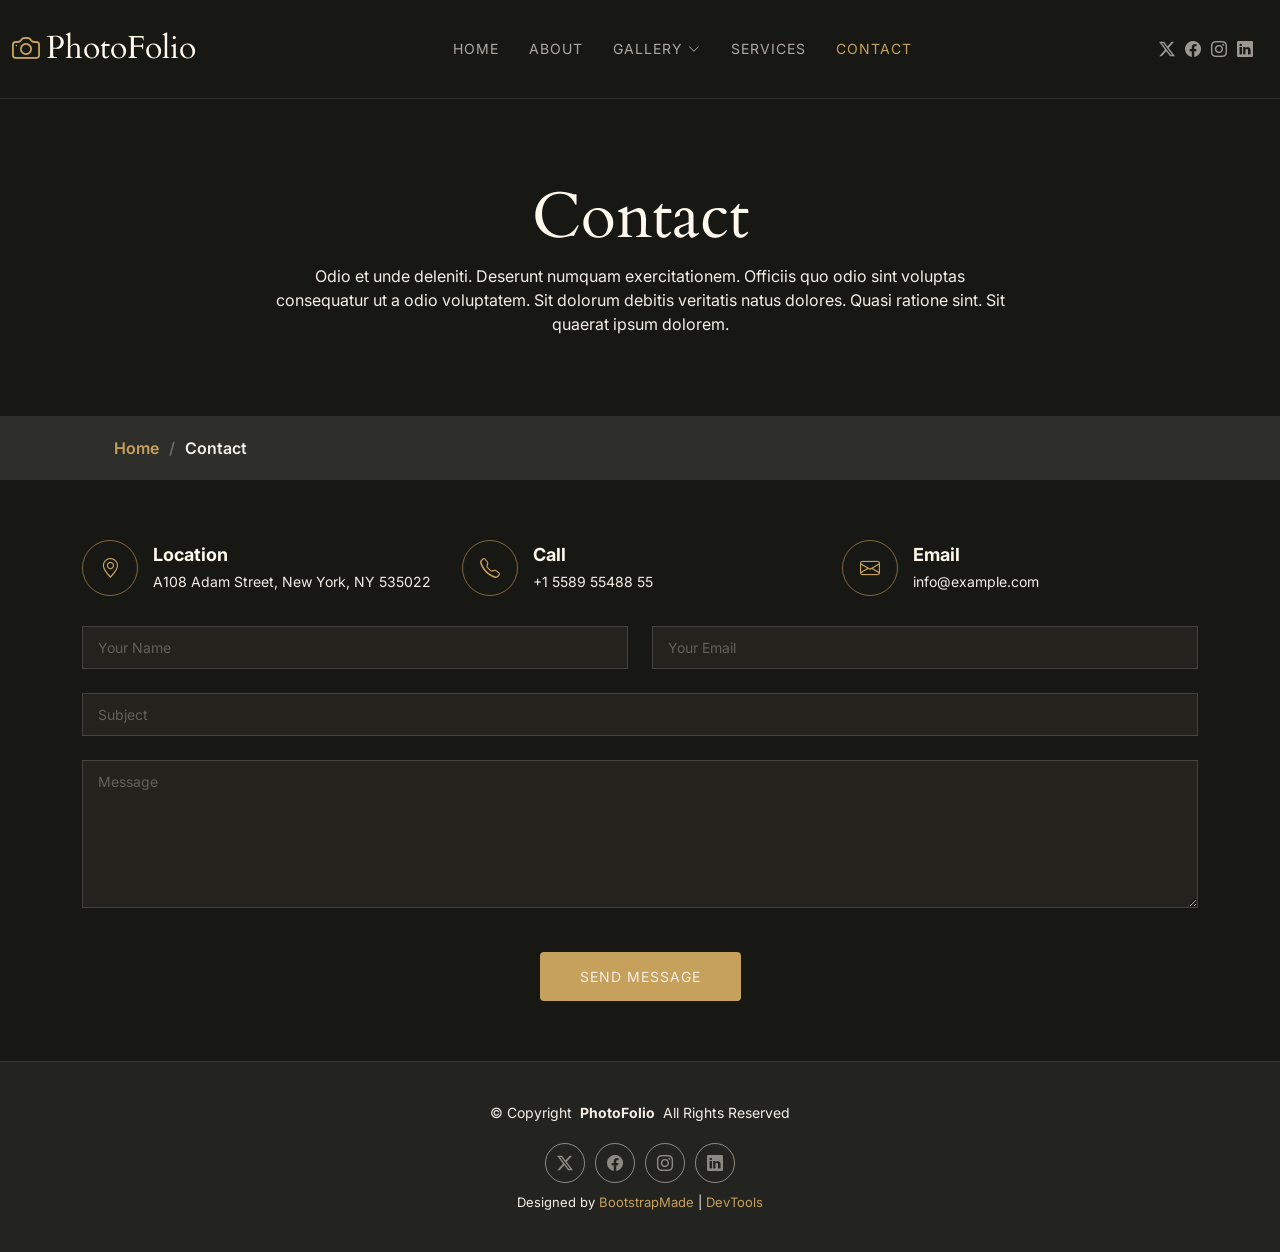
<file: week_2/group_work/PhotoFolio/contact.html>
<!DOCTYPE html>
<html lang="en">

<head>
  <meta charset="utf-8">
  <meta content="width=device-width, initial-scale=1.0" name="viewport">
  <title>Contact - PhotoFolio Bootstrap Template</title>
  <meta name="description" content="">
  <meta name="keywords" content="">

  <!-- Favicons -->
  <link href="assets/img/favicon.png" rel="icon">
  <link href="assets/img/apple-touch-icon.png" rel="apple-touch-icon">

  <!-- Fonts -->
  <link href="https://fonts.googleapis.com" rel="preconnect">
  <link href="https://fonts.gstatic.com" rel="preconnect" crossorigin>
  <link href="https://fonts.googleapis.com/css2?family=Roboto:ital,wght@0,100;0,300;0,400;0,500;0,700;0,900;1,100;1,300;1,400;1,500;1,700;1,900&family=Inter:wght@100;200;300;400;500;600;700;800;900&family=Cardo:ital,wght@0,400;0,700;1,400;1,700&display=swap" rel="stylesheet">

  <!-- Vendor CSS Files -->
  <link href="assets/vendor/bootstrap/css/bootstrap.min.css" rel="stylesheet">
  <link href="assets/vendor/bootstrap-icons/bootstrap-icons.css" rel="stylesheet">
  <link href="assets/vendor/aos/aos.css" rel="stylesheet">
  <link href="assets/vendor/glightbox/css/glightbox.min.css" rel="stylesheet">
  <link href="assets/vendor/swiper/swiper-bundle.min.css" rel="stylesheet">

  <!-- Main CSS File -->
  <link href="assets/css/main.css" rel="stylesheet">

  <!-- =======================================================
  * Template Name: PhotoFolio
  * Template URL: https://bootstrapmade.com/photofolio-bootstrap-photography-website-template/
  * Updated: Aug 07 2024 with Bootstrap v5.3.3
  * Author: BootstrapMade.com
  * License: https://bootstrapmade.com/license/
  ======================================================== -->
</head>

<body class="contact-page">

  <header id="header" class="header d-flex align-items-center sticky-top">
    <div class="container-fluid position-relative d-flex align-items-center justify-content-between">

      <a href="index.html" class="logo d-flex align-items-center me-auto me-xl-0">
        <!-- Uncomment the line below if you also wish to use an image logo -->
        <!-- <img src="assets/img/logo.png" alt=""> -->
        <i class="bi bi-camera"></i>
        <h1 class="sitename">PhotoFolio</h1>
      </a>

      <nav id="navmenu" class="navmenu">
        <ul>
          <li><a href="index.html">Home<br></a></li>
          <li><a href="about.html">About</a></li>
          <li class="dropdown"><a href="gallery.html"><span>Gallery</span> <i class="bi bi-chevron-down toggle-dropdown"></i></a>
            <ul>
              <li><a href="gallery.html">Nature</a></li>
              <li><a href="gallery.html">People</a></li>
              <li><a href="gallery.html">Architecture</a></li>
              <li><a href="gallery.html">Animals</a></li>
              <li><a href="gallery.html">Sports</a></li>
              <li><a href="gallery.html">Travel</a></li>
              <li class="dropdown"><a href="#"><span>Deep Dropdown</span> <i class="bi bi-chevron-down toggle-dropdown"></i></a>
                <ul>
                  <li><a href="#">Deep Dropdown 1</a></li>
                  <li><a href="#">Deep Dropdown 2</a></li>
                  <li><a href="#">Deep Dropdown 3</a></li>
                  <li><a href="#">Deep Dropdown 4</a></li>
                  <li><a href="#">Deep Dropdown 5</a></li>
                </ul>
              </li>
            </ul>
          </li>
          <li><a href="services.html">Services</a></li>
          <li><a href="contact.html" class="active">Contact</a></li>
        </ul>
        <i class="mobile-nav-toggle d-xl-none bi bi-list"></i>
      </nav>

      <div class="header-social-links">
        <a href="#" class="twitter"><i class="bi bi-twitter-x"></i></a>
        <a href="#" class="facebook"><i class="bi bi-facebook"></i></a>
        <a href="#" class="instagram"><i class="bi bi-instagram"></i></a>
        <a href="#" class="linkedin"><i class="bi bi-linkedin"></i></a>
      </div>

    </div>
  </header>

  <main class="main">

    <!-- Page Title -->
    <div class="page-title" data-aos="fade">
      <div class="heading">
        <div class="container">
          <div class="row d-flex justify-content-center text-center">
            <div class="col-lg-8">
              <h1>Contact</h1>
              <p class="mb-0">Odio et unde deleniti. Deserunt numquam exercitationem. Officiis quo odio sint voluptas consequatur ut a odio voluptatem. Sit dolorum debitis veritatis natus dolores. Quasi ratione sint. Sit quaerat ipsum dolorem.</p>
            </div>
          </div>
        </div>
      </div>
      <nav class="breadcrumbs">
        <div class="container">
          <ol>
            <li><a href="index.html">Home</a></li>
            <li class="current">Contact</li>
          </ol>
        </div>
      </nav>
    </div><!-- End Page Title -->

    <!-- Contact Section -->
    <section id="contact" class="contact section">

      <div class="container" data-aos="fade-up" data-aos-delay="100">

        <div class="info-wrap" data-aos="fade-up" data-aos-delay="200">
          <div class="row gy-5">

            <div class="col-lg-4">
              <div class="info-item d-flex align-items-center">
                <i class="bi bi-geo-alt flex-shrink-0"></i>
                <div>
                  <h3>Location</h3>
                  <p>A108 Adam Street, New York, NY 535022</p>
                </div>
              </div>
            </div><!-- End Info Item -->

            <div class="col-lg-4">
              <div class="info-item d-flex align-items-center">
                <i class="bi bi-telephone flex-shrink-0"></i>
                <div>
                  <h3>Call</h3>
                  <p>+1 5589 55488 55</p>
                </div>
              </div>
            </div><!-- End Info Item -->

            <div class="col-lg-4">
              <div class="info-item d-flex align-items-center">
                <i class="bi bi-envelope flex-shrink-0"></i>
                <div>
                  <h3>Email</h3>
                  <p>info@example.com</p>
                </div>
              </div>
            </div><!-- End Info Item -->

          </div>
        </div>

        <form action="forms/contact.php" method="post" class="php-email-form" data-aos="fade-up" data-aos-delay="300">
          <div class="row gy-4">

            <div class="col-md-6">
              <input type="text" name="name" class="form-control" placeholder="Your Name" required="">
            </div>

            <div class="col-md-6 ">
              <input type="email" class="form-control" name="email" placeholder="Your Email" required="">
            </div>

            <div class="col-md-12">
              <input type="text" class="form-control" name="subject" placeholder="Subject" required="">
            </div>

            <div class="col-md-12">
              <textarea class="form-control" name="message" rows="6" placeholder="Message" required=""></textarea>
            </div>

            <div class="col-md-12 text-center">
              <div class="loading">Loading</div>
              <div class="error-message"></div>
              <div class="sent-message">Your message has been sent. Thank you!</div>

              <button type="submit">Send Message</button>
            </div>

          </div>
        </form><!-- End Contact Form -->

      </div>

    </section><!-- /Contact Section -->

  </main>

  <footer id="footer" class="footer">

    <div class="container">
      <div class="copyright text-center ">
        <p>© <span>Copyright</span> <strong class="px-1 sitename">PhotoFolio</strong> <span>All Rights Reserved</span></p>
      </div>
      <div class="social-links d-flex justify-content-center">
        <a href=""><i class="bi bi-twitter-x"></i></a>
        <a href=""><i class="bi bi-facebook"></i></a>
        <a href=""><i class="bi bi-instagram"></i></a>
        <a href=""><i class="bi bi-linkedin"></i></a>
      </div>
      <div class="credits">
        <!-- All the links in the footer should remain intact. -->
        <!-- You can delete the links only if you've purchased the pro version. -->
        <!-- Licensing information: https://bootstrapmade.com/license/ -->
        <!-- Purchase the pro version with working PHP/AJAX contact form: [buy-url] -->
        Designed by <a href="https://bootstrapmade.com/">BootstrapMade</a> | <a href="https://bootstrapmade.com/tools/">DevTools</a>
      </div>
    </div>

  </footer>

  <!-- Scroll Top -->
  <a href="#" id="scroll-top" class="scroll-top d-flex align-items-center justify-content-center"><i class="bi bi-arrow-up-short"></i></a>

  <!-- Preloader -->
  <div id="preloader">
    <div class="line"></div>
  </div>

  <!-- Vendor JS Files -->
  <script src="assets/vendor/bootstrap/js/bootstrap.bundle.min.js"></script>
  <script src="assets/vendor/php-email-form/validate.js"></script>
  <script src="assets/vendor/aos/aos.js"></script>
  <script src="assets/vendor/glightbox/js/glightbox.min.js"></script>
  <script src="assets/vendor/swiper/swiper-bundle.min.js"></script>

  <!-- Main JS File -->
  <script src="assets/js/main.js"></script>

</body>

</html>
</file>
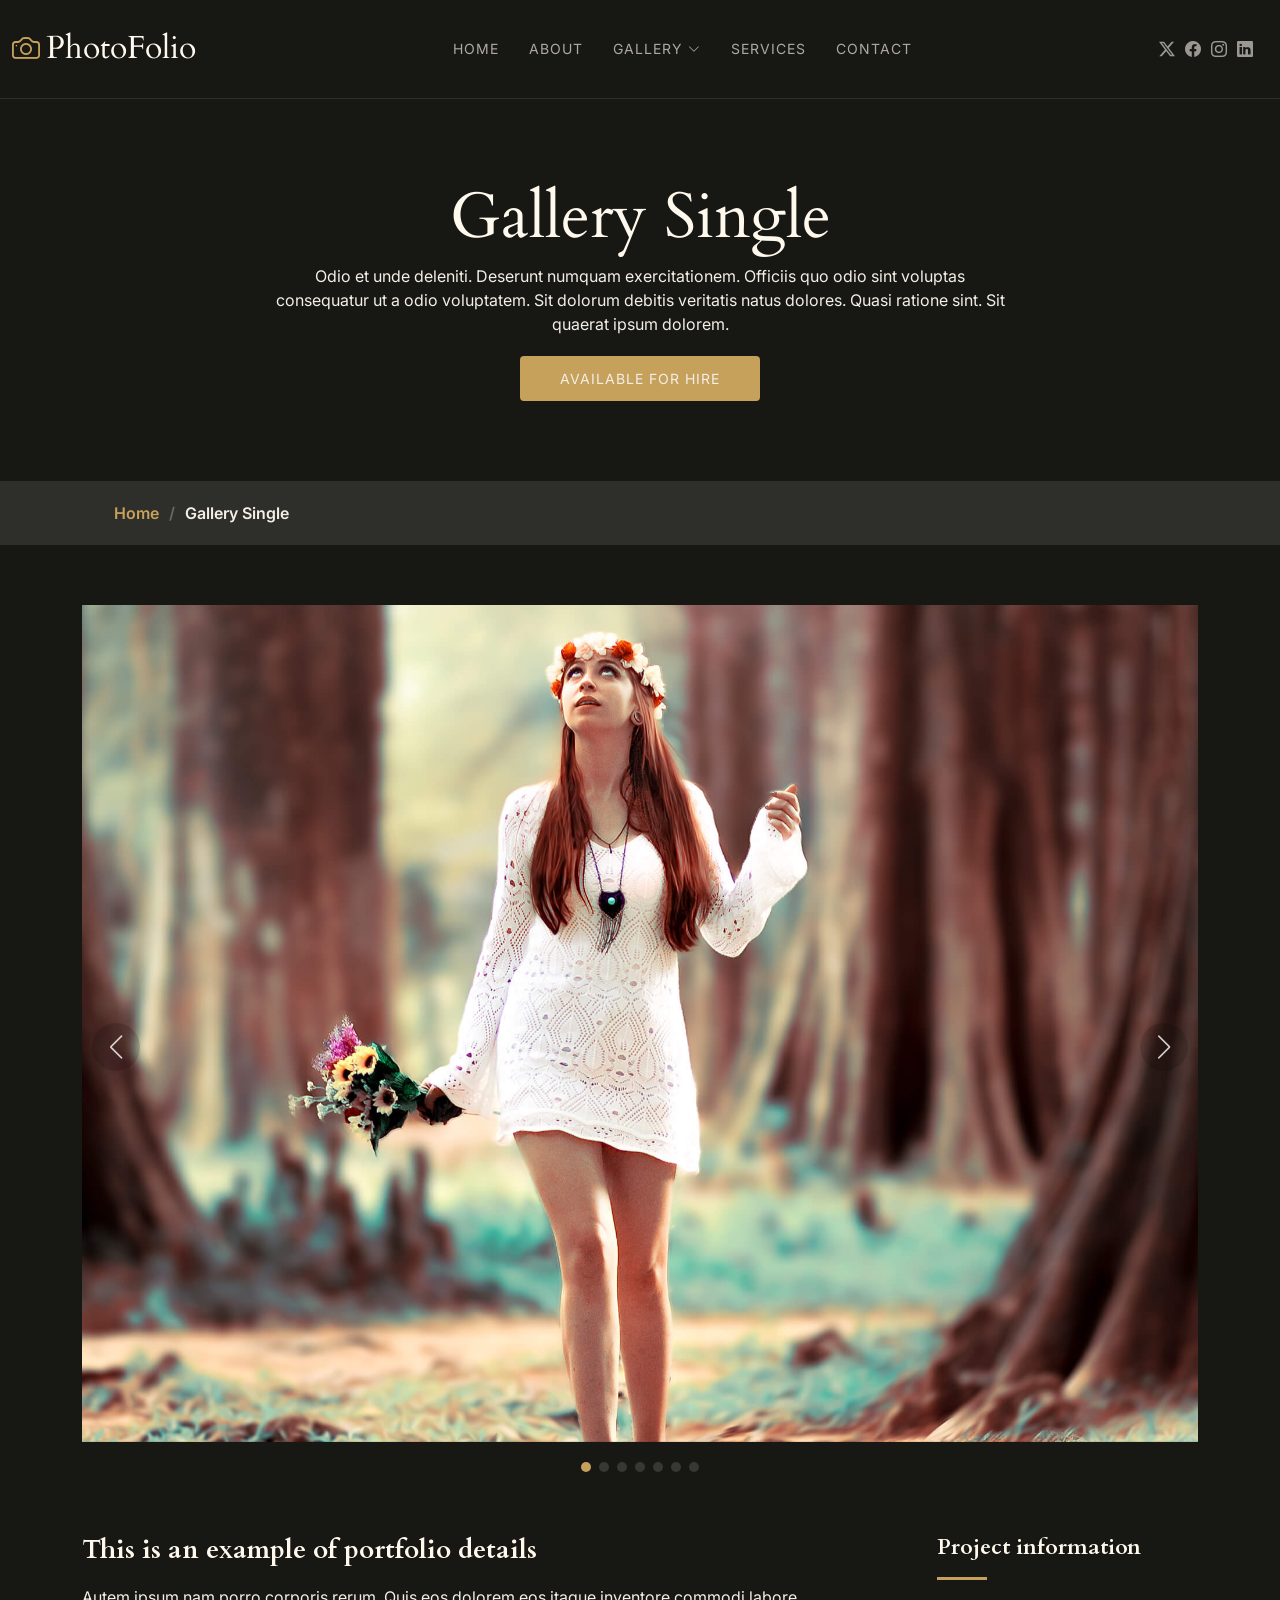
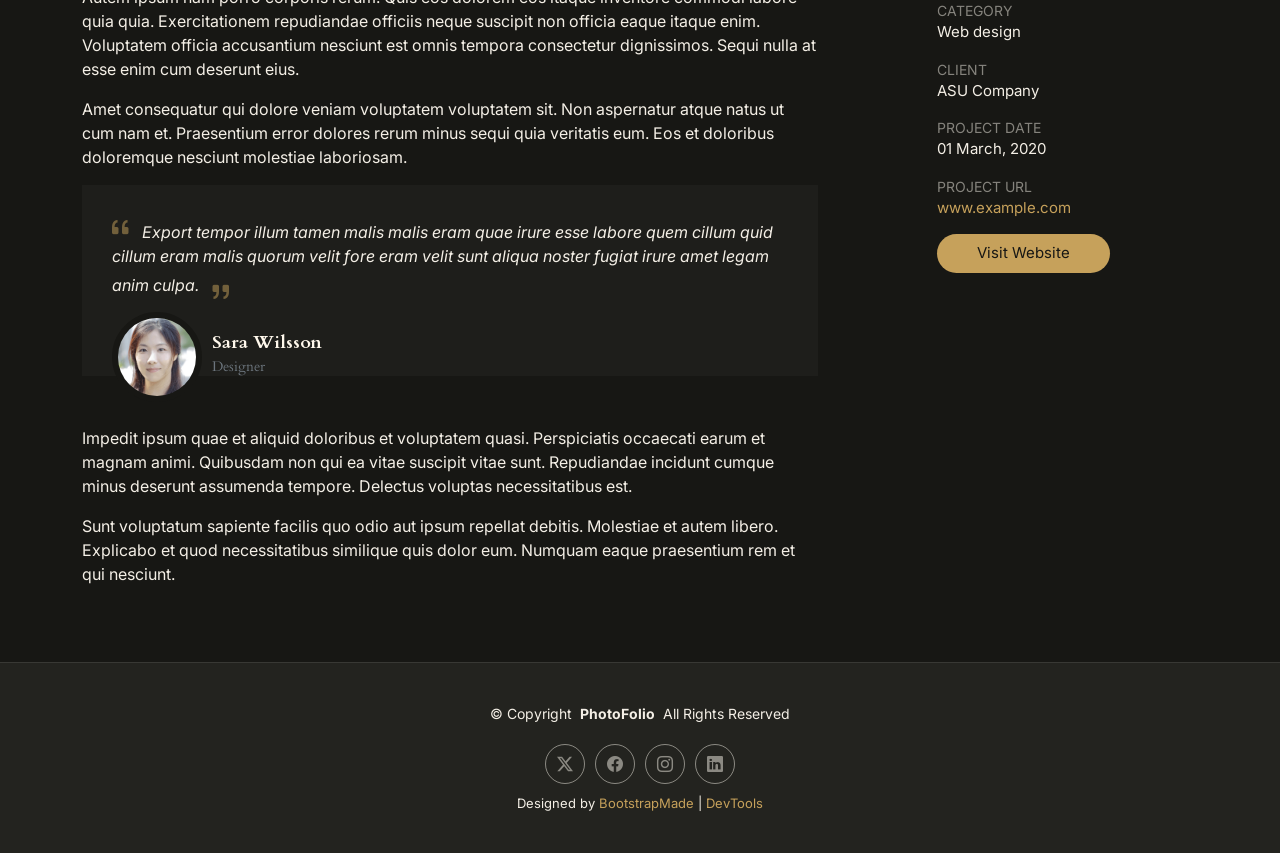
<file: week_2/group_work/PhotoFolio/gallery-single.html>
<!DOCTYPE html>
<html lang="en">

<head>
  <meta charset="utf-8">
  <meta content="width=device-width, initial-scale=1.0" name="viewport">
  <title>Gallery Single - PhotoFolio Bootstrap Template</title>
  <meta name="description" content="">
  <meta name="keywords" content="">

  <!-- Favicons -->
  <link href="assets/img/favicon.png" rel="icon">
  <link href="assets/img/apple-touch-icon.png" rel="apple-touch-icon">

  <!-- Fonts -->
  <link href="https://fonts.googleapis.com" rel="preconnect">
  <link href="https://fonts.gstatic.com" rel="preconnect" crossorigin>
  <link href="https://fonts.googleapis.com/css2?family=Roboto:ital,wght@0,100;0,300;0,400;0,500;0,700;0,900;1,100;1,300;1,400;1,500;1,700;1,900&family=Inter:wght@100;200;300;400;500;600;700;800;900&family=Cardo:ital,wght@0,400;0,700;1,400;1,700&display=swap" rel="stylesheet">

  <!-- Vendor CSS Files -->
  <link href="assets/vendor/bootstrap/css/bootstrap.min.css" rel="stylesheet">
  <link href="assets/vendor/bootstrap-icons/bootstrap-icons.css" rel="stylesheet">
  <link href="assets/vendor/aos/aos.css" rel="stylesheet">
  <link href="assets/vendor/glightbox/css/glightbox.min.css" rel="stylesheet">
  <link href="assets/vendor/swiper/swiper-bundle.min.css" rel="stylesheet">

  <!-- Main CSS File -->
  <link href="assets/css/main.css" rel="stylesheet">

  <!-- =======================================================
  * Template Name: PhotoFolio
  * Template URL: https://bootstrapmade.com/photofolio-bootstrap-photography-website-template/
  * Updated: Aug 07 2024 with Bootstrap v5.3.3
  * Author: BootstrapMade.com
  * License: https://bootstrapmade.com/license/
  ======================================================== -->
</head>

<body class="gallery-single-page">

  <header id="header" class="header d-flex align-items-center sticky-top">
    <div class="container-fluid position-relative d-flex align-items-center justify-content-between">

      <a href="index.html" class="logo d-flex align-items-center me-auto me-xl-0">
        <!-- Uncomment the line below if you also wish to use an image logo -->
        <!-- <img src="assets/img/logo.png" alt=""> -->
        <i class="bi bi-camera"></i>
        <h1 class="sitename">PhotoFolio</h1>
      </a>

      <nav id="navmenu" class="navmenu">
        <ul>
          <li><a href="index.html">Home<br></a></li>
          <li><a href="about.html">About</a></li>
          <li class="dropdown"><a href="gallery.html"><span>Gallery</span> <i class="bi bi-chevron-down toggle-dropdown"></i></a>
            <ul>
              <li><a href="gallery.html">Nature</a></li>
              <li><a href="gallery.html">People</a></li>
              <li><a href="gallery.html">Architecture</a></li>
              <li><a href="gallery.html">Animals</a></li>
              <li><a href="gallery.html">Sports</a></li>
              <li><a href="gallery.html">Travel</a></li>
              <li class="dropdown"><a href="#"><span>Deep Dropdown</span> <i class="bi bi-chevron-down toggle-dropdown"></i></a>
                <ul>
                  <li><a href="#">Deep Dropdown 1</a></li>
                  <li><a href="#">Deep Dropdown 2</a></li>
                  <li><a href="#">Deep Dropdown 3</a></li>
                  <li><a href="#">Deep Dropdown 4</a></li>
                  <li><a href="#">Deep Dropdown 5</a></li>
                </ul>
              </li>
            </ul>
          </li>
          <li><a href="services.html">Services</a></li>
          <li><a href="contact.html">Contact</a></li>
        </ul>
        <i class="mobile-nav-toggle d-xl-none bi bi-list"></i>
      </nav>

      <div class="header-social-links">
        <a href="#" class="twitter"><i class="bi bi-twitter-x"></i></a>
        <a href="#" class="facebook"><i class="bi bi-facebook"></i></a>
        <a href="#" class="instagram"><i class="bi bi-instagram"></i></a>
        <a href="#" class="linkedin"><i class="bi bi-linkedin"></i></a>
      </div>

    </div>
  </header>

  <main class="main">

    <!-- Page Title -->
    <div class="page-title" data-aos="fade">
      <div class="heading">
        <div class="container">
          <div class="row d-flex justify-content-center text-center">
            <div class="col-lg-8">
              <h1>Gallery Single</h1>
              <p class="mb-0">Odio et unde deleniti. Deserunt numquam exercitationem. Officiis quo odio sint voluptas consequatur ut a odio voluptatem. Sit dolorum debitis veritatis natus dolores. Quasi ratione sint. Sit quaerat ipsum dolorem.</p>
              <a href="contact.html" class="cta-btn">Available for Hire<br></a>
            </div>
          </div>
        </div>
      </div>
      <nav class="breadcrumbs">
        <div class="container">
          <ol>
            <li><a href="index.html">Home</a></li>
            <li class="current">Gallery Single</li>
          </ol>
        </div>
      </nav>
    </div><!-- End Page Title -->

    <!-- Gallery Details Section -->
    <section id="gallery-details" class="gallery-details section">

      <div class="container" data-aos="fade-up">

        <div class="portfolio-details-slider swiper init-swiper">
          <script type="application/json" class="swiper-config">
            {
              "loop": true,
              "speed": 600,
              "autoplay": {
                "delay": 5000
              },
              "slidesPerView": "auto",
              "navigation": {
                "nextEl": ".swiper-button-next",
                "prevEl": ".swiper-button-prev"
              },
              "pagination": {
                "el": ".swiper-pagination",
                "type": "bullets",
                "clickable": true
              }
            }
          </script>
          <div class="swiper-wrapper align-items-center">

            <div class="swiper-slide">
              <img src="assets/img/gallery/gallery-8.jpg" alt="">
            </div>

            <div class="swiper-slide">
              <img src="assets/img/gallery/gallery-9.jpg" alt="">
            </div>

            <div class="swiper-slide">
              <img src="assets/img/gallery/gallery-10.jpg" alt="">
            </div>

            <div class="swiper-slide">
              <img src="assets/img/gallery/gallery-11.jpg" alt="">
            </div>

            <div class="swiper-slide">
              <img src="assets/img/gallery/gallery-12.jpg" alt="">
            </div>

            <div class="swiper-slide">
              <img src="assets/img/gallery/gallery-13.jpg" alt="">
            </div>

            <div class="swiper-slide">
              <img src="assets/img/gallery/gallery-14.jpg" alt="">
            </div>

          </div>
          <div class="swiper-button-prev"></div>
          <div class="swiper-button-next"></div>
          <div class="swiper-pagination"></div>
        </div>

        <div class="row justify-content-between gy-4 mt-4">

          <div class="col-lg-8" data-aos="fade-up">
            <div class="portfolio-description">
              <h2>This is an example of portfolio details</h2>
              <p>
                Autem ipsum nam porro corporis rerum. Quis eos dolorem eos itaque inventore commodi labore quia quia. Exercitationem repudiandae officiis neque suscipit non officia eaque itaque enim. Voluptatem officia accusantium nesciunt est omnis tempora consectetur dignissimos. Sequi nulla at esse enim cum deserunt eius.
              </p>
              <p>
                Amet consequatur qui dolore veniam voluptatem voluptatem sit. Non aspernatur atque natus ut cum nam et. Praesentium error dolores rerum minus sequi quia veritatis eum. Eos et doloribus doloremque nesciunt molestiae laboriosam.
              </p>

              <div class="testimonial-item">
                <p>
                  <i class="bi bi-quote quote-icon-left"></i>
                  <span>Export tempor illum tamen malis malis eram quae irure esse labore quem cillum quid cillum eram malis quorum velit fore eram velit sunt aliqua noster fugiat irure amet legam anim culpa.</span>
                  <i class="bi bi-quote quote-icon-right"></i>
                </p>
                <div>
                  <img src="assets/img/testimonials/testimonials-2.jpg" class="testimonial-img" alt="">
                  <h3>Sara Wilsson</h3>
                  <h4>Designer</h4>
                </div>
              </div>

              <p>
                Impedit ipsum quae et aliquid doloribus et voluptatem quasi. Perspiciatis occaecati earum et magnam animi. Quibusdam non qui ea vitae suscipit vitae sunt. Repudiandae incidunt cumque minus deserunt assumenda tempore. Delectus voluptas necessitatibus est.
              </p>

              <p>
                Sunt voluptatum sapiente facilis quo odio aut ipsum repellat debitis. Molestiae et autem libero. Explicabo et quod necessitatibus similique quis dolor eum. Numquam eaque praesentium rem et qui nesciunt.
              </p>

            </div>
          </div>

          <div class="col-lg-3" data-aos="fade-up" data-aos-delay="100">
            <div class="portfolio-info">
              <h3>Project information</h3>
              <ul>
                <li><strong>Category</strong> Web design</li>
                <li><strong>Client</strong> ASU Company</li>
                <li><strong>Project date</strong> 01 March, 2020</li>
                <li><strong>Project URL</strong> <a href="#">www.example.com</a></li>
                <li><a href="#" class="btn-visit align-self-start">Visit Website</a></li>
              </ul>
            </div>
          </div>

        </div>

      </div>

    </section><!-- /Gallery Details Section -->

  </main>

  <footer id="footer" class="footer">

    <div class="container">
      <div class="copyright text-center ">
        <p>© <span>Copyright</span> <strong class="px-1 sitename">PhotoFolio</strong> <span>All Rights Reserved</span></p>
      </div>
      <div class="social-links d-flex justify-content-center">
        <a href=""><i class="bi bi-twitter-x"></i></a>
        <a href=""><i class="bi bi-facebook"></i></a>
        <a href=""><i class="bi bi-instagram"></i></a>
        <a href=""><i class="bi bi-linkedin"></i></a>
      </div>
      <div class="credits">
        <!-- All the links in the footer should remain intact. -->
        <!-- You can delete the links only if you've purchased the pro version. -->
        <!-- Licensing information: https://bootstrapmade.com/license/ -->
        <!-- Purchase the pro version with working PHP/AJAX contact form: [buy-url] -->
        Designed by <a href="https://bootstrapmade.com/">BootstrapMade</a> | <a href="https://bootstrapmade.com/tools/">DevTools</a>
      </div>
    </div>

  </footer>

  <!-- Scroll Top -->
  <a href="#" id="scroll-top" class="scroll-top d-flex align-items-center justify-content-center"><i class="bi bi-arrow-up-short"></i></a>

  <!-- Preloader -->
  <div id="preloader">
    <div class="line"></div>
  </div>

  <!-- Vendor JS Files -->
  <script src="assets/vendor/bootstrap/js/bootstrap.bundle.min.js"></script>
  <script src="assets/vendor/php-email-form/validate.js"></script>
  <script src="assets/vendor/aos/aos.js"></script>
  <script src="assets/vendor/glightbox/js/glightbox.min.js"></script>
  <script src="assets/vendor/swiper/swiper-bundle.min.js"></script>

  <!-- Main JS File -->
  <script src="assets/js/main.js"></script>

</body>

</html>
</file>
<file: week_2/assignment.css>
* {
    margin: 0;
    padding: 0;
    box-sizing: border-box;
}

body {
    font-family: Arial, Helvetica, sans-serif;
}

.navbar {
    min-height: 76px;
    background: #ffffff !important;
    padding: 0;
    position: relative;
    z-index: 1000;
}

.navbar .container-fluid {
    width: 100%;
    max-width: 1320px;
    min-height: 76px;
    display: flex;
    align-items: center;
    justify-content: space-between;
}

.navbar-brand {
    color: #5fcf80 !important;
    font-size: 26px;
    font-weight: 700;
    text-decoration: none;
    margin: 0;
    white-space: nowrap;
}

.navbar-brand:hover {
    color: #5fcf80 !important;
}

.navbar .navbar-nav {
    display: flex;
    align-items: center;
    justify-content: flex-end;
    gap: 8px;
    margin-left: auto;
    padding: 0;
    background-color: #ffffff;
}

.navbar .nav-item {
    list-style: none;
}

.navbar .nav-link {
    color: #222222;
    background-color: transparent !important;
    font-size: 14px;
    font-weight: 400;
    padding: 10px 10px;
    white-space: nowrap;
}

.navbar .nav-link:hover {
    color: #5fcf80;
}

.navbar .nav-link.active {
    color: #5fcf80;
}

.navbar .dropdown-menu {
    min-width: 190px;
    margin-top: 8px;
    padding: 8px 0;
    background-color: #ffffff;
    border: none;
    border-radius: 4px;
    box-shadow: 0 5px 20px rgba(0, 0, 0, 0.12);
}

.navbar .dropdown-item {
    color: #5fcf80;
    font-size: 14px;
    padding: 9px 18px;
}

.navbar .dropdown-item:hover {
    color: #5fcf80;
    background-color: #566359;
}

.navbar .nav-link.get-started {
    display: inline-block;
    color: #ffffff !important;
    background-color: #5fcf80 !important;
    border-radius: 25px;
    padding: 10px 23px;
    margin-left: 8px;
}

.navbar .nav-link.get-started:hover {
    color: #ffffff !important;
    background-color: #52c474 !important;
}

.navbar .navbar-toggler {
    border: none;
}

.navbar .navbar-toggler:focus {
    box-shadow: none;
}

.navbar-collapse {
    background-color: #ffffff;
}

.hero {
    height: 626px;
    position: relative;
    background-image: url("students_outside.avif");
    background-size: cover;
    background-position: center;
}

.hero-overlay {
    position: absolute;
    top: 0;
    left: 0;
    width: 100%;
    height: 100%;
    background: rgba(0, 0, 0, 0.48);
}

.hero-container {
    height: 100%;
    position: relative;
    z-index: 2;
    display: flex;
    align-items: center;
}

.hero-content {
    width: 100%;
    max-width: 900px;
    margin-top: -5px;
}

.hero h1 {
    color: #ffffff;
    font-size: 43px;
    line-height: 1.15;
    font-weight: 700;
    margin-bottom: 14px;
}

.hero p {
    color: #ffffff;
    font-size: 21px;
    line-height: 1.5;
    margin-bottom: 43px;
}

.hero-button {
    display: inline-block;
    color: #ffffff;
    background: transparent;
    border: 2px solid #ffffff;
    border-radius: 30px;
    padding: 9px 30px;
    font-size: 14px;
    text-decoration: none;
}

.hero-button:hover {
    color: #222222;
    background: #566359;
}

@media (max-width: 991.98px) {

    .navbar {
        min-height: 76px;
    }

    .navbar .container-fluid {
        min-height: 76px;
    }

    .navbar-collapse {
        padding: 15px 0;
        background-color: #ffffff;
        position: relative;
        z-index: 1001;
    }

    .navbar .navbar-nav {
        width: 100%;
        display: flex;
        flex-direction: column;
        align-items: flex-start;
        gap: 0;
        margin-left: 0;
    }

    .navbar .nav-item {
        width: 100%;
    }

    .navbar .nav-link {
        width: 100%;
        padding: 10px 15px;
    }

    .navbar .dropdown-menu {
        width: 100%;
        position: static;
        box-shadow: none;
        margin: 0;
        border-radius: 0;
    }

    .navbar .nav-link.get-started {
        width: auto;
        margin: 10px 15px;
        padding: 10px 23px;
    }

    .hero {
        height: 600px;
    }

    .hero-content {
        padding: 0 20px;
    }

    .hero h1 {
        font-size: 38px;
    }

    .hero p {
        font-size: 19px;
    }
}

@media (max-width: 576px) {

    .navbar-brand {
        font-size: 23px;
    }

    .hero {
        height: 550px;
    }

    .hero h1 {
        font-size: 32px;
        line-height: 1.2;
    }

    .hero p {
        font-size: 17px;
        line-height: 1.5;
        margin-bottom: 30px;
    }

    .hero-button {
        padding: 9px 25px;
    }
}
</file>
<file: week_1/nairobi_school/assets/style.css>
body {
    margin: 0 auto;
    background-color: #2d2c29;
    border-radius: 8px;
}
nav {
    background-color: #f4f2ef;
    padding: 10px 20px;
    margin-bottom: 20px;
}
nav ul {
    list-style-type: none;
    padding: 0;
    display: flex;
    justify-content: center;
    gap: 20px;
}
a {
    color: #373533;
    text-decoration: none;
    font-family: 'Arial', sans-serif;
}
a:hover {
    color: #673005;
}
.hero {
    font-family: 'Arial', sans-serif;
    color: #170e00;
    text-align: center;
    padding: 40px 20px;
    margin: 20px 10px;
    background-color: #f4f2ef;
    border-radius: 8px;
}
.hero h2 {
    font-size: 32px;
    margin-bottom: 20px;
}
.hero p {
    font-size: 18px;
    line-height: 1.6;
    margin-bottom: 30px;
}
.hero .btn {
    background-color: #673005;
    color: #fff;
    padding: 10px 20px;
    border: none;
    border-radius: 5px;
    cursor: pointer;
    font-size: 16px;
}
.columns {
    background-color: #f4f2ef;
    padding: 20px;
    display: flex;
    flex-wrap: wrap;
    justify-content: space-between;
    gap: 20px;
    margin: 20px 10px;
    border-radius: 8px;
}
.column {
    font-family: 'Courier New', Courier, monospace;
    flex: 1;
    padding: 20px;
    background-color: #673005;
    border-radius: 8px;
    text-align: center;
}
.contact-form {
    font-family:'Courier New', Courier, monospace;
    padding: 20px;
    margin: 20px 10px;
    background-color: #673005;
    border-radius: 8px;
    display: flex;
    flex: 1;
    flex-wrap: wrap;
    justify-content: space-between;
    gap: 5px;
}
.contact-form .image {
    flex: 1;
    padding: 20px;
    background-color: #e4a06c;
    border-radius: 8px;
    display: flex;
    flex-direction: column;
    justify-content: center;
    align-items: center;
}
.contact-form .image img{
    width: auto;
    height: 300px;
    border-radius: 8px;
}
.contact-form .form {
    background-color: #e4a06c;
    padding: 30px;
    border-radius: 8px;
    display: flex;
    flex: 1;
    flex-direction: column;
    flex-wrap: wrap;
    justify-content: space-between;
    gap: 10px;
}
.form label {
    font-family: 'Courier New', Courier, monospace;
    font-weight: bold;
    margin-bottom: 5px;
}
.form input, .form textarea {
    width: 100%;
    padding: 10px;
    margin-bottom: 10px;
    border: 1px solid #673005;
    border-radius: 4px;
}
.form input:focus, .form textarea:focus {
    outline: none;
    border-color: #170e00;
    box-shadow: 0 0 8px #673005;
}
.form textarea {
    resize: vertical;
    min-height: 200px;
}
.form button {
    background-color: #673005;
    color: #fff;
    padding: 10px 20px;
    border: none;
    border-radius: 5px;
    cursor: pointer;
}
</file>
<file: week_2/SnapFolio/assets/css/main.css>
/**
* Template Name: SnapFolio
* Template URL: https://bootstrapmade.com/snapfolio-bootstrap-portfolio-template/
* Updated: Jul 21 2025 with Bootstrap v5.3.7
* Author: BootstrapMade.com
* License: https://bootstrapmade.com/license/
*/

/*--------------------------------------------------------------
# Font & Color Variables
# Help: https://bootstrapmade.com/color-system/
--------------------------------------------------------------*/
/* Fonts */
:root {
  --default-font: "Roboto",  system-ui, -apple-system, "Segoe UI", Roboto, "Helvetica Neue", Arial, "Noto Sans", "Liberation Sans", sans-serif, "Apple Color Emoji", "Segoe UI Emoji", "Segoe UI Symbol", "Noto Color Emoji";
  --heading-font: "Ubuntu",  sans-serif;
  --nav-font: "Nunito",  sans-serif;
}

/* Global Colors - The following color variables are used throughout the website. Updating them here will change the color scheme of the entire website */
:root { 
  --background-color: #102722; /* Background color for the entire website, including individual sections */
  --header-background-color: #0b1812fc; /* Background color for the header section, including the navigation menu */
  --default-color: #ffffff; /* Default color used for the majority of the text content across the entire website */
  --heading-color: #ffffff; /* Color for headings, subheadings and title throughout the website */
  --accent-color: #8fb2a1; /* Accent color that represents your brand on the website. It's used for buttons, links, and other elements that need to stand out */
  --surface-color: #0b1812fc; /* The surface color is used as a background of boxed elements within sections, such as cards, icon boxes, or other elements that require a visual separation from the global background. */
  --contrast-color: #000000; /* Contrast color for text, ensuring readability against backgrounds of accent, heading, or default colors. */
}

/* Nav Menu Colors - The following color variables are used specifically for the navigation menu. They are separate from the global colors to allow for more customization options */
:root {
  --nav-color: rgba(236, 236, 236, 0.59);  /* The default color of the main navmenu links */
  --nav-hover-color: #ffffff; /* Applied to main navmenu links when they are hovered over or active */
  --nav-mobile-background-color: #393939; /* Used as the background color for mobile navigation menu */
  --nav-dropdown-background-color: #393939; /* Used as the background color for dropdown items that appear when hovering over primary navigation items */
  --nav-dropdown-color: #ffffff; /* Used for navigation links of the dropdown items in the navigation menu. */
  --nav-dropdown-hover-color: #ececec; /* Similar to --nav-hover-color, this color is applied to dropdown navigation links when they are hovered over. */
}

/* Color Presets - These classes override global colors when applied to any section or element, providing reuse of the sam color scheme. */

.light-background {
  --background-color: #2c2c2c;
  --surface-color: #323232;
}

.dark-background {
  --background-color: #040b14;
  --default-color: #ffffff;
  --heading-color: #ffffff;
  --surface-color: #151f2b;
  --contrast-color: #ffffff;
}

/* Smooth scroll */
:root {
  scroll-behavior: smooth;
}

/*--------------------------------------------------------------
# General Styling & Shared Classes
--------------------------------------------------------------*/
body {
  color: var(--default-color);
  background-color: var(--background-color);
  font-family: var(--default-font);
}

a {
  color: var(--accent-color);
  text-decoration: none;
  transition: 0.3s;
}

a:hover {
  color: color-mix(in srgb, var(--accent-color), transparent 25%);
  text-decoration: none;
}

h1,
h2,
h3,
h4,
h5,
h6 {
  color: var(--heading-color);
  font-family: var(--heading-font);
}

/* PHP Email Form Messages
------------------------------*/
.php-email-form .error-message {
  display: none;
  background: #df1529;
  color: #ffffff;
  text-align: left;
  padding: 15px;
  margin-bottom: 24px;
  font-weight: 600;
}

.php-email-form .sent-message {
  display: none;
  color: #ffffff;
  background: #059652;
  text-align: center;
  padding: 15px;
  margin-bottom: 24px;
  font-weight: 600;
}

.php-email-form .loading {
  display: none;
  background: var(--surface-color);
  text-align: center;
  padding: 15px;
  margin-bottom: 24px;
}

.php-email-form .loading:before {
  content: "";
  display: inline-block;
  border-radius: 50%;
  width: 24px;
  height: 24px;
  margin: 0 10px -6px 0;
  border: 3px solid var(--accent-color);
  border-top-color: var(--surface-color);
  animation: php-email-form-loading 1s linear infinite;
}

@keyframes php-email-form-loading {
  0% {
    transform: rotate(0deg);
  }

  100% {
    transform: rotate(360deg);
  }
}

/*--------------------------------------------------------------
# Global Header
--------------------------------------------------------------*/
.header {
  --background-color: #1b1b1b;
  --contrast-color: #444444;
  color: var(--default-color);
  position: fixed;
  top: 0;
  left: 0;
  bottom: 0;
  padding: 0 15px;
  width: 300px;
  transition: all ease-in-out 0.3s;
  overflow-y: auto;
  z-index: 997;
}

.header .header-container {
  border-radius: 20px;
  padding: 15px;
  background-color: var(--header-background-color);
  border: 1px solid color-mix(in srgb, var(--default-color), transparent 80%);
}

.header .social-links {
  margin: 0 0 10px 0;
}

.header .social-links a {
  font-size: 16px;
  display: inline-flex;
  align-items: center;
  justify-content: center;
  background: color-mix(in srgb, var(--default-color), transparent 90%);
  color: var(--default-color);
  margin: 0 2px;
  border-radius: 50%;
  text-align: center;
  width: 40px;
  height: 40px;
  transition: 0.3s;
}

.header .social-links a:hover {
  color: var(--contrast-color);
  background: var(--accent-color);
}

@media (min-width: 1200px) {

  .header~main,
  .header~#footer {
    margin-left: 330px;
  }
}

@media (max-width: 1199px) {
  .header {
    left: -100%;
  }
}

.header.header-show {
  left: 0;
}

.header .header-toggle {
  color: var(--contrast-color);
  background-color: var(--accent-color);
  font-size: 22px;
  display: flex;
  align-items: center;
  justify-content: center;
  width: 40px;
  height: 40px;
  border-radius: 50%;
  cursor: pointer;
  position: fixed;
  top: 15px;
  right: 15px;
  z-index: 9999;
  transition: background-color 0.3s;
}

.header .header-toggle:hover {
  color: var(--contrast-color);
  background-color: color-mix(in srgb, var(--accent-color) 90%, white 15%);
}

/*--------------------------------------------------------------
# Navigation Menu
--------------------------------------------------------------*/
.mobile-nav-toggle {
  display: none;
}

.navmenu {
  padding: 0;
  z-index: 9997;
  width: 100%;
}

.navmenu ul {
  list-style: none;
  padding: 0 0 20px 0;
  margin: 0;
}

.navmenu a,
.navmenu a:focus {
  color: var(--nav-color);
  padding: 15px 10px;
  font-family: var(--nav-font);
  font-size: 16px;
  font-weight: 400;
  display: flex;
  align-items: center;
  white-space: nowrap;
  transition: 0.3s;
  width: 100%;
}

.navmenu a .navicon,
.navmenu a:focus .navicon {
  font-size: 20px;
  margin-right: 10px;
}

.navmenu a .toggle-dropdown,
.navmenu a:focus .toggle-dropdown {
  font-size: 12px;
  line-height: 0;
  margin-left: auto;
  width: 30px;
  height: 30px;
  display: flex;
  align-items: center;
  justify-content: center;
  border-radius: 50%;
  transition: 0.3s;
  flex-shrink: 0;
  background-color: color-mix(in srgb, var(--accent-color), transparent 90%);
}

.navmenu a .toggle-dropdown:hover,
.navmenu a:focus .toggle-dropdown:hover {
  background-color: var(--accent-color);
  color: var(--contrast-color);
}

.navmenu a:hover,
.navmenu .active,
.navmenu .active:focus {
  color: var(--nav-hover-color);
}

.navmenu a:hover .navicon,
.navmenu .active .navicon,
.navmenu .active:focus .navicon {
  color: var(--accent-color);
}

.navmenu .active .toggle-dropdown,
.navmenu .active:focus .toggle-dropdown {
  background-color: var(--accent-color);
  color: var(--contrast-color);
  transform: rotate(180deg);
}

.navmenu .dropdown {
  display: block;
}

.navmenu .dropdown a,
.navmenu .dropdown a:focus {
  color: --nav-dropdown-color;
}

.navmenu .dropdown a:hover,
.navmenu .dropdown .active,
.navmenu .dropdown .active:focus {
  color: var(--nav-dropdown-hover-color);
}

.navmenu .dropdown ul {
  position: static;
  display: none;
  z-index: 99;
  padding: 5px 10px;
  margin: 5px 10px;
  background-color: var(--nav-dropdown-background-color);
  border: 1px solid color-mix(in srgb, var(--default-color), transparent 90%);
  box-shadow: none;
  transition: all 0.5s ease-in-out;
}

.navmenu .dropdown ul ul {
  background-color: rgba(33, 37, 41, 0.1);
}

.navmenu .dropdown>.dropdown-active {
  display: block;
  background-color: rgba(33, 37, 41, 0.03);
}

/*--------------------------------------------------------------
# Global Footer
--------------------------------------------------------------*/
.footer {
  color: var(--default-color);
  background-color: var(--background-color);
  font-size: 14px;
  padding: 0 0 40px 0;
  position: relative;
}

.footer .copyright {
  padding-top: 40px;
  border-top: 1px solid color-mix(in srgb, var(--default-color), transparent 90%);
}

.footer .copyright p {
  margin-bottom: 0;
}

.footer .credits {
  margin-top: 4px;
  font-size: 13px;
  text-align: center;
}

/*--------------------------------------------------------------
# Preloader
--------------------------------------------------------------*/
#preloader {
  position: fixed;
  inset: 0;
  z-index: 999999;
  overflow: hidden;
  background: var(--background-color);
  transition: all 0.6s ease-out;
}

#preloader:before {
  content: "";
  position: fixed;
  top: calc(50% - 30px);
  left: calc(50% - 30px);
  border: 6px solid #ffffff;
  border-color: var(--accent-color) transparent var(--accent-color) transparent;
  border-radius: 50%;
  width: 60px;
  height: 60px;
  animation: animate-preloader 1.5s linear infinite;
}

@keyframes animate-preloader {
  0% {
    transform: rotate(0deg);
  }

  100% {
    transform: rotate(360deg);
  }
}

/*--------------------------------------------------------------
# Scroll Top Button
--------------------------------------------------------------*/
.scroll-top {
  position: fixed;
  visibility: hidden;
  opacity: 0;
  right: 15px;
  bottom: -15px;
  z-index: 99999;
  background-color: var(--accent-color);
  width: 44px;
  height: 44px;
  border-radius: 50px;
  transition: all 0.4s;
}

.scroll-top i {
  font-size: 24px;
  color: var(--contrast-color);
  line-height: 0;
}

.scroll-top:hover {
  background-color: color-mix(in srgb, var(--accent-color), transparent 20%);
  color: var(--contrast-color);
}

.scroll-top.active {
  visibility: visible;
  opacity: 1;
  bottom: 15px;
}

/*--------------------------------------------------------------
# Disable aos animation delay on mobile devices
--------------------------------------------------------------*/
@media screen and (max-width: 768px) {
  [data-aos-delay] {
    transition-delay: 0 !important;
  }
}

/*--------------------------------------------------------------
# Global Page Titles & Breadcrumbs
--------------------------------------------------------------*/
.page-title {
  color: var(--default-color);
  padding: 25px 0 0 0;
  position: relative;
}

.page-title .container {
  border-bottom: 1px solid color-mix(in srgb, var(--default-color), transparent 90%);
  padding-bottom: 25px;
}

.page-title h1 {
  font-size: 24px;
  font-weight: 700;
}

.page-title .breadcrumbs ol {
  display: flex;
  flex-wrap: wrap;
  list-style: none;
  padding: 0;
  margin: 0;
  font-size: 14px;
  font-weight: 400;
}

.page-title .breadcrumbs ol li+li {
  padding-left: 10px;
}

.page-title .breadcrumbs ol li+li::before {
  content: "/";
  display: inline-block;
  padding-right: 10px;
  color: color-mix(in srgb, var(--default-color), transparent 70%);
}

/*--------------------------------------------------------------
# Global Sections
--------------------------------------------------------------*/
section,
.section {
  color: var(--default-color);
  background-color: var(--background-color);
  padding: 60px 0;
  overflow: clip;
}

/*--------------------------------------------------------------
# Global Section Titles
--------------------------------------------------------------*/
.section-title {
  text-align: center;
  padding-bottom: 60px;
  position: relative;
}

.section-title h2 {
  font-size: 32px;
  font-weight: 700;
  position: relative;
}

.section-title h2:before,
.section-title h2:after {
  content: "";
  width: 50px;
  height: 2px;
  background: var(--accent-color);
  display: inline-block;
}

.section-title h2:before {
  margin: 0 15px 10px 0;
}

.section-title h2:after {
  margin: 0 0 10px 15px;
}

.section-title p {
  margin-bottom: 0;
}

/*--------------------------------------------------------------
# Hero Section
--------------------------------------------------------------*/
.hero {
  min-height: 100vh;
  position: relative;
  overflow: hidden;
  display: flex;
  align-items: center;
}

.hero .background-elements {
  position: absolute;
  top: 0;
  left: 0;
  width: 100%;
  height: 100%;
  z-index: 1;
  overflow: hidden;
}

.hero .background-elements .bg-circle {
  position: absolute;
  border-radius: 50%;
  background: linear-gradient(45deg, color-mix(in srgb, var(--accent-color), transparent 90%), color-mix(in srgb, var(--accent-color), transparent 95%));
  animation: float 6s ease-in-out infinite;
}

.hero .background-elements .bg-circle.circle-1 {
  width: 300px;
  height: 300px;
  top: 10%;
  right: 10%;
  animation-delay: 0s;
}

.hero .background-elements .bg-circle.circle-2 {
  width: 200px;
  height: 200px;
  bottom: 20%;
  left: 5%;
  animation-delay: 2s;
}

.hero .hero-content {
  position: relative;
  width: 100%;
  z-index: 2;
}

.hero .container {
  position: relative;
  z-index: 3;
}

.hero .hero-text h1 {
  font-size: 72px;
  font-weight: 800;
  line-height: 1.1;
  margin-bottom: 15px;
  color: var(--heading-color);
}

.hero .hero-text h1 .accent-text {
  color: var(--accent-color);
  position: relative;
}

.hero .hero-text h1 .accent-text::after {
  content: "";
  position: absolute;
  bottom: -5px;
  left: 0;
  width: 100%;
  height: 3px;
  background: linear-gradient(90deg, var(--accent-color), color-mix(in srgb, var(--accent-color), transparent 50%));
}

.hero .hero-text h2 {
  font-size: 32px;
  font-weight: 600;
  color: var(--heading-color);
  margin-bottom: 10px;
}

.hero .hero-text .lead {
  font-size: 24px;
  margin-bottom: 20px;
  color: var(--default-color);
}

.hero .hero-text .lead span {
  color: var(--accent-color);
  font-weight: 600;
  border-bottom: 2px solid var(--accent-color);
  padding-bottom: 2px;
}

.hero .hero-text .description {
  font-size: 18px;
  line-height: 1.6;
  color: color-mix(in srgb, var(--default-color), transparent 20%);
  margin-bottom: 40px;
  max-width: 500px;
}

.hero .hero-actions {
  display: flex;
  gap: 20px;
  margin-bottom: 40px;
  flex-wrap: wrap;
}

.hero .hero-actions .btn {
  padding: 14px 30px;
  font-size: 16px;
  font-weight: 600;
  border-radius: 50px;
  text-decoration: none;
  transition: all 0.3s ease;
  border: 2px solid;
}

.hero .hero-actions .btn.btn-primary {
  background-color: var(--accent-color);
  color: var(--contrast-color);
  border-color: var(--accent-color);
}

.hero .hero-actions .btn.btn-primary:hover {
  background-color: color-mix(in srgb, var(--accent-color), black 10%);
  transform: translateY(-2px);
  box-shadow: 0 8px 25px color-mix(in srgb, var(--accent-color), transparent 70%);
}

.hero .hero-actions .btn.btn-outline {
  background-color: transparent;
  color: var(--accent-color);
  border-color: var(--accent-color);
}

.hero .hero-actions .btn.btn-outline:hover {
  background-color: var(--accent-color);
  color: var(--contrast-color);
  transform: translateY(-2px);
}

.hero .social-links {
  display: flex;
  gap: 20px;
}

.hero .social-links a {
  width: 50px;
  height: 50px;
  display: flex;
  align-items: center;
  justify-content: center;
  background-color: var(--surface-color);
  color: color-mix(in srgb, var(--default-color), transparent 40%);
  border-radius: 50%;
  font-size: 20px;
  transition: all 0.3s ease;
}

.hero .social-links a:hover {
  color: var(--contrast-color);
  background-color: var(--accent-color);
  transform: translateY(-3px);
  box-shadow: 0 8px 25px color-mix(in srgb, var(--accent-color), transparent 70%);
}

.hero .hero-visual {
  display: flex;
  justify-content: center;
  align-items: center;
  height: 100%;
}

.hero .hero-visual .profile-container {
  position: relative;
  width: 400px;
  height: 400px;
}

.hero .hero-visual .profile-container .profile-background {
  position: absolute;
  top: 15px;
  left: 15px;
  width: 100%;
  height: 100%;
  background: color-mix(in srgb, var(--accent-color), transparent 90%);
  border-radius: 30px;
  z-index: 1;
}

.hero .hero-visual .profile-container .profile-image {
  position: relative;
  width: 100%;
  height: 100%;
  object-fit: cover;
  border-radius: 30px;
  z-index: 2;
}

@keyframes float {

  0%,
  100% {
    transform: translateY(0px);
  }

  50% {
    transform: translateY(-20px);
  }
}

@keyframes floatIcon {

  0%,
  100% {
    transform: translateY(0px) rotate(0deg);
  }

  50% {
    transform: translateY(-10px) rotate(5deg);
  }
}

@media (max-width: 992px) {
  .hero .hero-text {
    text-align: center;
    margin-bottom: 50px;
  }

  .hero .hero-text h1 {
    font-size: 56px;
  }

  .hero .hero-text h2 {
    font-size: 28px;
  }

  .hero .hero-text .lead {
    font-size: 20px;
  }

  .hero .hero-visual .profile-container {
    width: 350px;
    height: 350px;
  }
}

@media (max-width: 768px) {
  .hero .hero-text h1 {
    font-size: 42px;
  }

  .hero .hero-text h2 {
    font-size: 24px;
  }

  .hero .hero-text .lead {
    font-size: 18px;
  }

  .hero .hero-text .description {
    font-size: 16px;
  }

  .hero .hero-actions {
    justify-content: center;
  }

  .hero .hero-actions .btn {
    padding: 12px 25px;
    font-size: 14px;
  }

  .hero .hero-visual .profile-container {
    width: 300px;
    height: 300px;
  }

  .hero .background-elements .bg-circle.circle-1 {
    width: 200px;
    height: 200px;
  }

  .hero .background-elements .bg-circle.circle-2 {
    width: 150px;
    height: 150px;
  }

  .hero .background-elements .bg-circle.circle-3 {
    width: 100px;
    height: 100px;
  }
}

/*--------------------------------------------------------------
# About Section
--------------------------------------------------------------*/
.about .profile-card {
  background: linear-gradient(135deg, var(--surface-color) 0%, color-mix(in srgb, var(--surface-color), var(--accent-color) 5%) 100%);
  border-radius: 2rem;
  padding: 2.5rem;
  text-align: center;
  box-shadow: 0 20px 40px rgba(0, 0, 0, 0.08);
  border: 1px solid color-mix(in srgb, var(--accent-color), transparent 90%);
  position: relative;
  overflow: hidden;
}

.about .profile-card::before {
  content: "";
  position: absolute;
  top: 0;
  left: 0;
  right: 0;
  height: 4px;
  background: linear-gradient(90deg, var(--accent-color), color-mix(in srgb, var(--accent-color), var(--heading-color) 30%));
}

@media (max-width: 991px) {
  .about .profile-card {
    margin-bottom: 3rem;
  }
}

.about .profile-header {
  position: relative;
  margin-bottom: 2rem;
}

.about .profile-header .profile-image {
  width: 160px;
  height: 160px;
  margin: 0 auto 1.5rem;
  border-radius: 50%;
  overflow: hidden;
  border: 4px solid var(--accent-color);
  box-shadow: 0 10px 30px rgba(0, 0, 0, 0.15);
}

.about .profile-header .profile-image img {
  width: 100%;
  height: 100%;
  object-fit: cover;
}

.about .profile-header .profile-badge {
  position: absolute;
  bottom: 20px;
  right: calc(50% - 65px);
  width: 32px;
  height: 32px;
  background-color: var(--accent-color);
  border-radius: 50%;
  display: flex;
  align-items: center;
  justify-content: center;
  border: 3px solid var(--surface-color);
}

.about .profile-header .profile-badge i {
  color: var(--contrast-color);
  font-size: 14px;
}

.about .profile-content h3 {
  font-size: 1.5rem;
  font-weight: 700;
  margin-bottom: 0.5rem;
  color: var(--heading-color);
}

.about .profile-content .profession {
  color: var(--accent-color);
  font-weight: 500;
  margin-bottom: 2rem;
}

.about .contact-links {
  display: flex;
  flex-direction: column;
  gap: 1rem;
}

.about .contact-links .contact-item {
  display: flex;
  align-items: center;
  gap: 0.75rem;
  padding: 0.75rem 1rem;
  background-color: color-mix(in srgb, var(--surface-color), var(--background-color) 50%);
  border-radius: 0.75rem;
  text-decoration: none;
  color: var(--default-color);
  transition: all 0.3s;
  border: 1px solid color-mix(in srgb, var(--default-color), transparent 90%);
}

.about .contact-links .contact-item:hover {
  background-color: var(--accent-color);
  color: var(--contrast-color);
  transform: translateY(-2px);
  box-shadow: 0 5px 20px color-mix(in srgb, var(--accent-color), transparent 70%);
}

.about .contact-links .contact-item i {
  font-size: 1rem;
  width: 18px;
}

.about .about-content {
  padding-left: 3rem;
}

@media (max-width: 991px) {
  .about .about-content {
    padding-left: 0;
  }
}

.about .about-content .section-header {
  margin-bottom: 2rem;
}

.about .about-content .section-header .badge-text {
  display: inline-block;
  background: linear-gradient(135deg, var(--accent-color), color-mix(in srgb, var(--accent-color), var(--heading-color) 20%));
  color: var(--contrast-color);
  padding: 0.5rem 1.5rem;
  border-radius: 2rem;
  font-size: 0.875rem;
  font-weight: 600;
  letter-spacing: 0.5px;
  margin-bottom: 1.5rem;
}

.about .about-content .section-header h2 {
  font-size: 2.25rem;
  font-weight: 700;
  line-height: 1.3;
  margin: 0;
}

@media (max-width: 768px) {
  .about .about-content .section-header h2 {
    font-size: 1.875rem;
  }
}

.about .about-content .description {
  margin-bottom: 2.5rem;
}

.about .about-content .description p {
  font-size: 1.1rem;
  line-height: 1.7;
  color: color-mix(in srgb, var(--default-color), transparent 20%);
  margin-bottom: 1.5rem;
}

.about .about-content .description p:last-child {
  margin-bottom: 0;
}

.about .stats-grid {
  display: grid;
  grid-template-columns: repeat(3, 1fr);
  gap: 2rem;
  margin-bottom: 2.5rem;
  padding: 2rem;
  background-color: var(--surface-color);
  border-radius: 1.5rem;
  box-shadow: 0 10px 30px rgba(0, 0, 0, 0.05);
}

@media (max-width: 768px) {
  .about .stats-grid {
    grid-template-columns: 1fr;
    gap: 1.5rem;
    text-align: center;
  }
}

.about .stats-grid .stat-item {
  text-align: center;
}

.about .stats-grid .stat-item .stat-number {
  font-size: 2rem;
  font-weight: 700;
  color: var(--accent-color);
  display: block;
  margin-bottom: 0.5rem;
}

.about .stats-grid .stat-item .stat-label {
  font-size: 0.875rem;
  color: color-mix(in srgb, var(--default-color), transparent 40%);
  font-weight: 500;
}

.about .details-grid {
  margin-bottom: 2.5rem;
}

.about .details-grid .detail-row {
  display: grid;
  grid-template-columns: 1fr 1fr;
  gap: 2rem;
  margin-bottom: 1.5rem;
}

@media (max-width: 768px) {
  .about .details-grid .detail-row {
    grid-template-columns: 1fr;
    gap: 1rem;
  }
}

.about .details-grid .detail-row:last-child {
  margin-bottom: 0;
}

.about .details-grid .detail-item .detail-label {
  display: block;
  font-size: 0.875rem;
  color: color-mix(in srgb, var(--default-color), transparent 50%);
  margin-bottom: 0.5rem;
  font-weight: 500;
}

.about .details-grid .detail-item .detail-value {
  display: block;
  font-weight: 600;
  color: var(--heading-color);
  font-size: 1rem;
}

.about .cta-section {
  display: flex;
  gap: 1rem;
  flex-wrap: wrap;
}

.about .cta-section .btn {
  padding: 0.875rem 2rem;
  border-radius: 0.75rem;
  font-weight: 600;
  text-decoration: none;
  transition: all 0.3s;
  display: inline-flex;
  align-items: center;
  gap: 0.5rem;
  border: 2px solid transparent;
}

.about .cta-section .btn.btn-primary {
  background-color: var(--accent-color);
  color: var(--contrast-color);
}

.about .cta-section .btn.btn-primary:hover {
  background-color: color-mix(in srgb, var(--accent-color), black 15%);
  transform: translateY(-2px);
  box-shadow: 0 10px 30px color-mix(in srgb, var(--accent-color), transparent 60%);
}

.about .cta-section .btn.btn-outline {
  background-color: transparent;
  color: var(--default-color);
  border-color: color-mix(in srgb, var(--default-color), transparent 70%);
}

.about .cta-section .btn.btn-outline:hover {
  border-color: var(--accent-color);
  transform: translateY(-2px);
}

/*--------------------------------------------------------------
# Stats Section
--------------------------------------------------------------*/
.stats .stats-wrapper {
  display: grid;
  grid-template-columns: repeat(4, 1fr);
  gap: 20px;
}

@media (max-width: 992px) {
  .stats .stats-wrapper {
    grid-template-columns: repeat(2, 1fr);
  }
}

@media (max-width: 576px) {
  .stats .stats-wrapper {
    grid-template-columns: 1fr;
  }
}

.stats .stats-item {
  background: linear-gradient(135deg, color-mix(in srgb, var(--surface-color), transparent 5%), var(--surface-color));
  border-radius: 15px;
  padding: 40px 20px;
  text-align: center;
  position: relative;
  transition: transform 0.3s ease, box-shadow 0.3s ease;
  box-shadow: 0 10px 30px rgba(0, 0, 0, 0.05);
  overflow: hidden;
}

.stats .stats-item:hover {
  transform: translateY(-10px);
  box-shadow: 0 15px 35px rgba(0, 0, 0, 0.1);
}

.stats .stats-item:hover .icon-wrapper {
  transform: scale(1.1);
}

.stats .stats-item:nth-child(1) .icon-wrapper {
  background-color: color-mix(in srgb, var(--accent-color), transparent 85%);
}

.stats .stats-item:nth-child(1) .icon-wrapper i {
  color: color-mix(in srgb, var(--accent-color), transparent 10%);
}

.stats .stats-item:nth-child(2) .icon-wrapper {
  background-color: color-mix(in srgb, #ff7e00, transparent 85%);
}

.stats .stats-item:nth-child(2) .icon-wrapper i {
  color: color-mix(in srgb, #ff7e00, transparent 10%);
}

.stats .stats-item:nth-child(3) .icon-wrapper {
  background-color: color-mix(in srgb, #00c875, transparent 85%);
}

.stats .stats-item:nth-child(3) .icon-wrapper i {
  color: color-mix(in srgb, #00c875, transparent 10%);
}

.stats .stats-item:nth-child(4) .icon-wrapper {
  background-color: color-mix(in srgb, #e83e8c, transparent 85%);
}

.stats .stats-item:nth-child(4) .icon-wrapper i {
  color: color-mix(in srgb, #e83e8c, transparent 10%);
}

.stats .stats-item .icon-wrapper {
  width: 80px;
  height: 80px;
  border-radius: 50%;
  display: flex;
  align-items: center;
  justify-content: center;
  margin: 0 auto 20px;
  transition: transform 0.3s ease;
}

.stats .stats-item .icon-wrapper i {
  font-size: 36px;
}

.stats .stats-item span {
  display: block;
  font-size: 48px;
  font-weight: 700;
  color: var(--heading-color);
  margin-bottom: 10px;
  line-height: 1;
  font-family: var(--heading-font);
}

.stats .stats-item p {
  color: var(--default-color);
  font-size: 18px;
  margin: 0;
  font-weight: 500;
  font-family: var(--heading-font);
  opacity: 0.8;
}

/*--------------------------------------------------------------
# Skills Section
--------------------------------------------------------------*/
.skills .skills-category {
  background-color: var(--surface-color);
  padding: 30px;
  border-radius: 8px;
  box-shadow: 0 0 20px rgba(0, 0, 0, 0.05);
  height: 100%;
  transition: transform 0.3s;
}

.skills .skills-category:hover {
  transform: translateY(-5px);
}

.skills .skills-category h3 {
  font-size: 24px;
  margin-bottom: 25px;
  position: relative;
  padding-bottom: 15px;
}

.skills .skills-category h3:after {
  content: "";
  position: absolute;
  bottom: 0;
  left: 0;
  width: 50px;
  height: 2px;
  background-color: var(--accent-color);
}

.skills .skill-item {
  margin-bottom: 25px;
}

.skills .skill-item:last-child {
  margin-bottom: 0;
}

.skills .skill-item h4 {
  font-size: 16px;
  margin-bottom: 8px;
}

.skills .skill-item .skill-percentage {
  font-size: 14px;
  color: color-mix(in srgb, var(--heading-color), transparent 30%);
}

.skills .skill-item .progress {
  height: 8px;
  background-color: color-mix(in srgb, var(--accent-color), transparent 90%);
  border-radius: 20px;
  overflow: hidden;
  position: relative;
}

.skills .skill-item .progress .progress-bar {
  background-color: var(--accent-color);
  transition: width 1.5s ease-in-out;
  width: 0;
  height: 100%;
  border-radius: 20px;
}

.skills .skill-item .skill-tooltip {
  font-size: 14px;
  color: color-mix(in srgb, var(--default-color), transparent 30%);
  margin-top: 8px;
  opacity: 0;
  transform: translateY(-5px);
  transition: all 0.3s;
}

.skills .skill-item:hover .skill-tooltip {
  opacity: 1;
  transform: translateY(0);
}

.skills .skill-box {
  background-color: var(--surface-color);
  padding: 25px 20px;
  border-radius: 8px;
  text-align: center;
  transition: all 0.3s;
  height: 100%;
  position: relative;
  overflow: hidden;
  box-shadow: 0 0 15px rgba(0, 0, 0, 0.05);
}

.skills .skill-box:hover {
  transform: translateY(-5px);
}

.skills .skill-box:hover i {
  color: var(--accent-color);
  transform: scale(1.1);
}

.skills .skill-box:hover .skill-tooltip {
  opacity: 1;
  transform: translateY(0);
}

.skills .skill-box i {
  font-size: 36px;
  color: color-mix(in srgb, var(--accent-color), transparent 20%);
  margin-bottom: 15px;
  display: inline-block;
  transition: all 0.3s;
}

.skills .skill-box h4 {
  font-size: 18px;
  margin-bottom: 10px;
}

.skills .skill-box .skill-tooltip {
  font-size: 14px;
  color: color-mix(in srgb, var(--default-color), transparent 30%);
  opacity: 0;
  transform: translateY(5px);
  transition: all 0.3s;
}

@media (max-width: 991.98px) {
  .skills .skills-category {
    margin-bottom: 30px;
  }

  .skills .skills-category:last-child {
    margin-bottom: 0;
  }
}

@media (max-width: 767.98px) {
  .skills .skill-box {
    margin-bottom: 20px;
  }

  .skills .skill-box:last-child {
    margin-bottom: 0;
  }
}

/*--------------------------------------------------------------
# Resume Section
--------------------------------------------------------------*/
.resume .resume-side {
  background-color: var(--surface-color);
  padding: 2rem;
  border-radius: 10px;
  box-shadow: 0 0 20px rgba(0, 0, 0, 0.1);
  height: 100%;
}

.resume .resume-side .profile-img {
  text-align: center;
}

.resume .resume-side .profile-img img {
  width: 200px;
  height: 200px;
  object-fit: cover;
  border: 5px solid color-mix(in srgb, var(--accent-color), transparent 85%);
  border-radius: 50%;
}

.resume .resume-side h3 {
  font-size: 1.5rem;
  margin-bottom: 1rem;
  color: var(--heading-color);
  font-weight: 600;
}

.resume .resume-side .contact-info li {
  margin-bottom: 1rem;
  color: var(--default-color);
}

.resume .resume-side .contact-info li i {
  width: 25px;
  color: var(--accent-color);
  margin-right: 0.5rem;
}

.resume .resume-side .skill-item {
  margin-bottom: 1.5rem;
}

.resume .resume-side .skill-item span {
  font-size: 0.9rem;
  color: var(--default-color);
}

.resume .resume-side .skill-item .progress {
  height: 8px;
  background-color: color-mix(in srgb, var(--accent-color), transparent 90%);
  border-radius: 4px;
  margin-top: 0.5rem;
}

.resume .resume-side .skill-item .progress .progress-bar {
  background-color: var(--accent-color);
  width: 0;
  transition: width 1s ease;
}

.resume .resume-section {
  margin-bottom: 3rem;
}

.resume .resume-section h3 {
  font-size: 1.75rem;
  margin-bottom: 1.5rem;
  color: var(--heading-color);
  font-weight: 600;
}

.resume .resume-section h3 i {
  color: var(--accent-color);
}

.resume .resume-section .resume-item {
  padding-left: 1.5rem;
  border-left: 2px solid color-mix(in srgb, var(--accent-color), transparent 80%);
  margin-bottom: 2rem;
  position: relative;
}

.resume .resume-section .resume-item:before {
  content: "";
  position: absolute;
  width: 16px;
  height: 16px;
  border-radius: 50%;
  left: -9px;
  top: 0;
  background: var(--accent-color);
}

.resume .resume-section .resume-item h4 {
  font-size: 1.2rem;
  margin-bottom: 0.5rem;
  color: var(--heading-color);
  font-weight: 600;
}

.resume .resume-section .resume-item h5 {
  font-size: 1rem;
  margin-bottom: 0.5rem;
  color: var(--accent-color);
}

.resume .resume-section .resume-item .company {
  font-size: 0.95rem;
  margin-bottom: 1rem;
  color: var(--heading-color);
}

.resume .resume-section .resume-item .company i {
  margin-right: 0.5rem;
}

.resume .resume-section .resume-item ul {
  padding-left: 1.2rem;
}

.resume .resume-section .resume-item ul li {
  margin-bottom: 0.5rem;
  color: var(--default-color);
}

.resume .resume-section .resume-item p {
  color: var(--default-color);
  margin-bottom: 0;
}

@media (max-width: 991.98px) {
  .resume .resume-side {
    margin-bottom: 2rem;
  }
}

/*--------------------------------------------------------------
# Portfolio Section
--------------------------------------------------------------*/
@media (max-width: 991px) {
  .portfolio .filter-sidebar {
    margin-bottom: 30px;
  }
}

.portfolio .filters-wrapper {
  background-color: color-mix(in srgb, var(--surface-color), var(--default-color) 3%);
  padding: 30px;
  border-radius: 10px;
  box-shadow: 0 5px 25px rgba(0, 0, 0, 0.05);
}

@media (max-width: 991px) {
  .portfolio .filters-wrapper {
    padding: 20px;
  }
}

.portfolio .portfolio-filters {
  padding: 0;
  margin: 0;
  list-style: none;
  display: flex;
  flex-direction: column;
  gap: 10px;
}

@media (max-width: 991px) {
  .portfolio .portfolio-filters {
    flex-direction: row;
    flex-wrap: wrap;
    justify-content: center;
  }
}

.portfolio .portfolio-filters li {
  cursor: pointer;
  padding: 12px 20px;
  font-size: 16px;
  font-weight: 500;
  line-height: 1;
  color: var(--default-color);
  transition: all 0.3s ease-in-out;
  border-radius: 6px;
  background: transparent;
  position: relative;
  border-left: 3px solid transparent;
}

@media (max-width: 991px) {
  .portfolio .portfolio-filters li {
    padding: 8px 16px;
    border: 1px solid color-mix(in srgb, var(--accent-color), transparent 80%);
    border-left-width: 3px;
  }
}

.portfolio .portfolio-filters li:hover {
  color: var(--accent-color);
  background-color: color-mix(in srgb, var(--accent-color), transparent 90%);
  border-left-color: color-mix(in srgb, var(--accent-color), transparent 50%);
}

.portfolio .portfolio-filters li.filter-active {
  color: var(--accent-color);
  background-color: color-mix(in srgb, var(--accent-color), transparent 90%);
  border-left-color: var(--accent-color);
  font-weight: 600;
}

.portfolio .portfolio-wrap {
  transition: 0.4s;
  position: relative;
  overflow: hidden;
  border-radius: 12px;
  box-shadow: 0 5px 20px rgba(0, 0, 0, 0.08);
  height: 100%;
}

.portfolio .portfolio-wrap img {
  transition: transform 0.6s cubic-bezier(0.215, 0.61, 0.355, 1);
  width: 100%;
  height: 350px;
  object-fit: cover;
}

.portfolio .portfolio-wrap .portfolio-info {
  position: absolute;
  bottom: 0;
  left: 0;
  right: 0;
  padding: 25px;
  background: linear-gradient(to top, rgba(0, 0, 0, 0.8) 0%, rgba(0, 0, 0, 0.4) 60%, rgba(0, 0, 0, 0) 100%);
  z-index: 3;
  transition: all 0.4s cubic-bezier(0.215, 0.61, 0.355, 1);
  transform: translateY(20px);
  opacity: 0;
}

.portfolio .portfolio-wrap .portfolio-info .content {
  transition: all 0.4s cubic-bezier(0.215, 0.61, 0.355, 1);
  transform: translateY(20px);
}

.portfolio .portfolio-wrap .portfolio-info .category {
  display: inline-block;
  color: var(--accent-color);
  font-size: 14px;
  font-weight: 500;
  text-transform: uppercase;
  letter-spacing: 1px;
  margin-bottom: 8px;
}

.portfolio .portfolio-wrap .portfolio-info h4 {
  font-size: 20px;
  color: var(--contrast-color);
  font-weight: 700;
  margin-bottom: 15px;
}

.portfolio .portfolio-wrap .portfolio-info .portfolio-links {
  display: flex;
  gap: 12px;
}

.portfolio .portfolio-wrap .portfolio-info .portfolio-links a {
  color: var(--contrast-color);
  width: 40px;
  height: 40px;
  display: flex;
  align-items: center;
  justify-content: center;
  background-color: color-mix(in srgb, var(--accent-color), transparent 30%);
  border-radius: 50%;
  font-size: 18px;
  transition: 0.3s;
}

.portfolio .portfolio-wrap .portfolio-info .portfolio-links a:hover {
  background-color: var(--accent-color);
  transform: translateY(-3px);
}

.portfolio .portfolio-wrap:hover {
  transform: translateY(-5px);
}

.portfolio .portfolio-wrap:hover img {
  transform: scale(1.08);
}

.portfolio .portfolio-wrap:hover .portfolio-info {
  transform: translateY(0);
  opacity: 1;
}

.portfolio .portfolio-wrap:hover .portfolio-info .content {
  transform: translateY(0);
}

/*--------------------------------------------------------------
# Services Section
--------------------------------------------------------------*/
.services .service-header {
  margin-bottom: 60px;
}

.services .service-header .service-intro .service-heading {
  font-size: 48px;
  margin-bottom: 0;
  font-weight: 700;
  line-height: 1.2;
  color: var(--heading-color);
}

.services .service-header .service-intro .service-heading div {
  display: block;
  position: relative;
}

.services .service-header .service-intro .service-heading span {
  display: block;
  color: var(--accent-color);
}

@media (max-width: 992px) {
  .services .service-header .service-intro .service-heading {
    font-size: 36px;
  }
}

@media (max-width: 768px) {
  .services .service-header .service-intro .service-heading {
    font-size: 30px;
    margin-bottom: 20px;
  }
}

.services .service-header .service-summary p {
  margin-bottom: 25px;
  color: var(--default-color);
}

.services .service-header .service-summary .service-btn {
  display: inline-flex;
  align-items: center;
  padding: 12px 30px;
  background-color: var(--accent-color);
  color: var(--contrast-color);
  border-radius: 4px;
  font-weight: 500;
  transition: all 0.3s ease;
}

.services .service-header .service-summary .service-btn i {
  margin-left: 10px;
  transition: transform 0.3s ease;
}

.services .service-header .service-summary .service-btn:hover {
  background-color: color-mix(in srgb, var(--accent-color), transparent 15%);
  color: var(--contrast-color);
}

.services .service-header .service-summary .service-btn:hover i {
  transform: translateX(5px);
}

@media (max-width: 992px) {
  .services .service-header .service-summary {
    margin-top: 30px;
  }
}

.services .service-card {
  padding: 40px 40px 40px 40px;
  margin-bottom: 30px;
  border: 2px solid color-mix(in srgb, var(--accent-color), transparent 90%);
  transition: all 0.3s ease;
}

.services .service-card .service-icon {
  margin-bottom: 25px;
  background-color: color-mix(in srgb, var(--accent-color), transparent 90%);
  display: inline-flex;
  align-items: center;
  justify-content: center;
  border-radius: 10px;
  width: 64px;
  height: 64px;
}

.services .service-card .service-icon i {
  font-size: 32px;
  color: var(--accent-color);
  transition: all 0.3s ease;
}

.services .service-card h3 {
  font-size: 28px;
  margin-bottom: 15px;
  font-weight: 700;
}

.services .service-card h3 a {
  color: var(--heading-color);
  transition: color 0.3s ease;
}

.services .service-card h3 a span {
  display: block;
}

.services .service-card h3 a:hover {
  color: var(--accent-color);
}

.services .service-card p {
  color: var(--default-color);
  transition: color 0.3s ease;
  margin-bottom: 0;
}

.services .service-card .card-action {
  position: absolute;
  top: 0;
  right: 0;
  width: 80px;
  height: 80px;
  display: flex;
  align-items: center;
  justify-content: center;
  background-color: var(--accent-color);
  opacity: 0;
  visibility: hidden;
  transform: translateY(20px);
  transition: all 0.3s ease;
}

.services .service-card .card-action i {
  font-size: 24px;
  color: var(--contrast-color);
  transition: transform 0.3s ease;
}

.services .service-card .card-action:hover i {
  transform: rotate(45deg);
}

.services .service-card::before {
  content: "";
  position: absolute;
  top: 0;
  left: 0;
  right: 0;
  bottom: 0;
  background-color: var(--surface-color);
  clip-path: polygon(70% 0, 100% 30%, 100% 100%, 0 100%, 0 0);
  z-index: -1;
  opacity: 0;
  visibility: hidden;
  transition: all 0.3s ease;
}

.services .service-card:hover {
  border-color: transparent;
}

.services .service-card:hover::before {
  opacity: 1;
  visibility: visible;
  background-color: color-mix(in srgb, var(--accent-color), transparent 90%);
}

.services .service-card:hover h3 a {
  color: var(--accent-color);
}

.services .service-card:hover h3 a:hover {
  color: var(--accent-color);
}

.services .service-card:hover p {
  color: color-mix(in srgb, var(--default-color), transparent 20%);
}

.services .service-card:hover .card-action {
  opacity: 1;
  visibility: visible;
  transform: translateY(0);
}

.services .service-card:hover .service-icon i {
  transform: scale(1.1);
}

@media (max-width: 768px) {
  .services .service-card {
    padding: 150px 25px 25px;
  }

  .services .service-card h3 {
    font-size: 24px;
  }

  .services .service-card .service-icon {
    position: absolute;
    top: 40px;
    left: 25px;
  }
}

@media (max-width: 768px) {
  .services {
    padding: 70px 0 50px;
  }
}

/*--------------------------------------------------------------
# Testimonials Section
--------------------------------------------------------------*/
.testimonials .testimonial-masonry {
  display: grid;
  grid-template-columns: repeat(3, 1fr);
  gap: 2rem;
  position: relative;
}

.testimonials .testimonial-masonry::before {
  content: "";
  position: absolute;
  width: 100%;
  height: 100%;
  background: radial-gradient(circle at center, color-mix(in srgb, var(--accent-color), transparent 95%), transparent);
  opacity: 0.5;
  z-index: -1;
}

.testimonials .testimonial-item:nth-child(3n-1) {
  margin-top: 3rem;
}

.testimonials .testimonial-item:nth-child(3n) {
  margin-top: 1.5rem;
}

.testimonials .testimonial-item.highlight .testimonial-content {
  background-color: color-mix(in srgb, var(--accent-color), transparent 92%);
  border: 1px solid color-mix(in srgb, var(--accent-color), transparent 70%);
}

.testimonials .testimonial-item.highlight .testimonial-content .quote-pattern {
  background-color: color-mix(in srgb, var(--accent-color), transparent 85%);
}

.testimonials .testimonial-item.highlight .testimonial-content .quote-pattern i {
  color: var(--accent-color);
}

.testimonials .testimonial-content {
  background-color: var(--surface-color);
  border-radius: 20px;
  padding: 2rem;
  position: relative;
  transition: all 0.3s ease;
  border: 1px solid color-mix(in srgb, var(--default-color), transparent 92%);
}

.testimonials .testimonial-content:hover {
  transform: translateY(-5px);
}

.testimonials .testimonial-content p {
  font-size: 1rem;
  line-height: 1.7;
  margin: 1.5rem 0;
  position: relative;
}

.testimonials .quote-pattern {
  position: absolute;
  top: -1.25rem;
  left: 2rem;
  width: 2.5rem;
  height: 2.5rem;
  background-color: var(--surface-color);
  border-radius: 50%;
  display: flex;
  align-items: center;
  justify-content: center;
  border: 1px solid color-mix(in srgb, var(--default-color), transparent 92%);
}

.testimonials .quote-pattern i {
  font-size: 1.25rem;
  color: var(--accent-color);
}

.testimonials .client-info {
  display: flex;
  align-items: center;
  gap: 1rem;
  margin-top: 1.5rem;
  padding-top: 1.5rem;
  border-top: 1px solid color-mix(in srgb, var(--default-color), transparent 92%);
}

.testimonials .client-image {
  width: 50px;
  height: 50px;
  border-radius: 50%;
  overflow: hidden;
  flex-shrink: 0;
}

.testimonials .client-image img {
  width: 100%;
  height: 100%;
  object-fit: cover;
}

.testimonials .client-details h3 {
  font-size: 1.125rem;
  margin-bottom: 0.25rem;
}

.testimonials .client-details .position {
  font-size: 0.875rem;
  color: color-mix(in srgb, var(--heading-color), transparent 40%);
}

@media (max-width: 1199.98px) {
  .testimonials .testimonial-masonry {
    grid-template-columns: repeat(2, 1fr);
    gap: 1.5rem;
  }

  .testimonials .testimonial-item:nth-child(3n-1),
  .testimonials .testimonial-item:nth-child(3n) {
    margin-top: 0;
  }

  .testimonials .testimonial-item:nth-child(even) {
    margin-top: 2rem;
  }
}

@media (max-width: 767.98px) {
  .testimonials .testimonial-masonry {
    grid-template-columns: 1fr;
    gap: 2rem;
  }

  .testimonials .testimonial-item:nth-child(even) {
    margin-top: 0;
  }

  .testimonials .testimonial-content {
    padding: 1.5rem;
  }

  .testimonials .testimonial-content p {
    font-size: 0.9375rem;
    margin: 1.25rem 0;
  }

  .testimonials .quote-pattern {
    width: 2.25rem;
    height: 2.25rem;
    top: -1.125rem;
  }

  .testimonials .quote-pattern i {
    font-size: 1.125rem;
  }

  .testimonials .client-info {
    margin-top: 1.25rem;
    padding-top: 1.25rem;
  }

  .testimonials .client-image {
    width: 45px;
    height: 45px;
  }

  .testimonials .client-details h3 {
    font-size: 1rem;
  }

  .testimonials .client-details .position {
    font-size: 0.8125rem;
  }
}

/*--------------------------------------------------------------
# Contact Section
--------------------------------------------------------------*/
.contact .info-box {
  background-color: var(--accent-color);
  color: var(--contrast-color);
  padding: 3rem;
  border-radius: 1rem;
  height: 100%;
}

.contact .info-box h3 {
  color: var(--contrast-color);
  font-size: 2rem;
  margin-bottom: 1rem;
}

@media (max-width: 767.98px) {
  .contact .info-box h3 {
    font-size: 1.75rem;
  }
}

.contact .info-box p {
  opacity: 0.8;
  margin-bottom: 2rem;
}

.contact .info-box a {
  color: var(--contrast-color);
}

@media (max-width: 992px) {
  .contact .info-box {
    padding: 1.5rem;
  }
}

.contact .info-item {
  display: flex;
  gap: 1.5rem;
  margin-bottom: 2rem;
}

.contact .info-item:last-child {
  margin-bottom: 0;
}

.contact .info-item .icon-box {
  width: 3.5rem;
  height: 3.5rem;
  background-color: color-mix(in srgb, var(--contrast-color), transparent 85%);
  border-radius: 50%;
  display: flex;
  align-items: center;
  justify-content: center;
  flex-shrink: 0;
  transition: 0.3s;
}

.contact .info-item .icon-box i {
  font-size: 1.5rem;
  color: var(--contrast-color);
}

.contact .info-item:hover .icon-box {
  background-color: color-mix(in srgb, var(--contrast-color), transparent 70%);
}

.contact .info-item .content h4 {
  color: var(--contrast-color);
  font-size: 1.25rem;
  margin-bottom: 0.5rem;
  font-weight: 700;
}

.contact .info-item .content p {
  margin-bottom: 0.25rem;
  font-size: 0.95rem;
}

.contact .info-item .content p:last-child {
  margin-bottom: 0;
}

.contact .contact-form {
  background-color: var(--surface-color);
  padding: 3rem;
  border-radius: 1rem;
  height: 100%;
  box-shadow: 0 0 25px rgba(0, 0, 0, 0.05);
}

@media (max-width: 992px) {
  .contact .contact-form {
    padding: 1.5rem;
  }
}

.contact .contact-form h3 {
  font-size: 2rem;
  margin-bottom: 1rem;
}

@media (max-width: 768px) {
  .contact .contact-form h3 {
    font-size: 1.75rem;
  }
}

.contact .contact-form p {
  color: color-mix(in srgb, var(--default-color), transparent 25%);
  margin-bottom: 2rem;
}

.contact .contact-form .form-control,
.contact .contact-form .form-select {
  padding: 0.875rem 1.25rem;
  border-color: color-mix(in srgb, var(--default-color), transparent 90%);
  border-radius: 0.5rem;
  background-color: color-mix(in srgb, var(--surface-color) 90%, white 5%);
  color: var(--default-color);
}

.contact .contact-form .form-control:focus,
.contact .contact-form .form-select:focus {
  box-shadow: none;
  border-color: var(--accent-color);
}

.contact .contact-form .form-control::placeholder,
.contact .contact-form .form-select::placeholder {
  color: color-mix(in srgb, var(--default-color), transparent 50%);
}

.contact .contact-form .btn {
  background-color: var(--accent-color);
  color: var(--contrast-color);
  padding: 1rem 2rem;
  border-radius: 2rem;
  display: inline-flex;
  align-items: center;
  gap: 0.5rem;
  transition: 0.3s;
}

.contact .contact-form .btn i {
  font-size: 1.25rem;
}

.contact .contact-form .btn:hover {
  background-color: color-mix(in srgb, var(--accent-color), var(--contrast-color) 20%);
}

/*--------------------------------------------------------------
# Portfolio Details Section
--------------------------------------------------------------*/
.portfolio-details .portfolio-details-slider {
  position: relative;
  overflow: hidden;
  border-radius: 8px;
  box-shadow: 0 0 30px rgba(var(--default-color), 0.1);
}

.portfolio-details .portfolio-details-slider .swiper-wrapper {
  height: auto !important;
}

.portfolio-details .portfolio-details-slider img {
  aspect-ratio: 16/9;
  object-fit: cover;
}

.portfolio-details .portfolio-details-slider .swiper-pagination {
  position: absolute;
  bottom: 20px;
}

.portfolio-details .portfolio-details-slider .swiper-pagination .swiper-pagination-bullet {
  width: 12px;
  height: 12px;
  background-color: var(--contrast-color);
  opacity: 0.5;
  transition: 0.3s;
}

.portfolio-details .portfolio-details-slider .swiper-pagination .swiper-pagination-bullet.swiper-pagination-bullet-active {
  opacity: 1;
  background-color: var(--accent-color);
}

.portfolio-details .portfolio-info {
  padding: 30px;
  background-color: var(--surface-color);
  border-radius: 8px;
  box-shadow: 0 0 30px rgba(var(--default-color), 0.1);
}

.portfolio-details .portfolio-info h3 {
  font-size: 22px;
  font-weight: 700;
  margin-bottom: 20px;
  padding-bottom: 20px;
  border-bottom: 1px solid color-mix(in srgb, var(--default-color), transparent 90%);
}

.portfolio-details .portfolio-info ul {
  padding: 0;
  list-style: none;
}

.portfolio-details .portfolio-info ul li {
  padding: 10px 0;
  border-bottom: 1px solid color-mix(in srgb, var(--default-color), transparent 90%);
}

.portfolio-details .portfolio-info ul li:last-child {
  border-bottom: 0;
}

.portfolio-details .portfolio-info ul li strong {
  font-weight: 600;
  margin-right: 10px;
  color: var(--heading-color);
}

.portfolio-details .portfolio-info ul li a {
  color: var(--accent-color);
  transition: 0.3s;
}

.portfolio-details .portfolio-info ul li a:hover {
  color: color-mix(in srgb, var(--accent-color), transparent 25%);
  text-decoration: underline;
}

.portfolio-details .portfolio-description h2 {
  font-size: 26px;
  font-weight: 700;
  margin-bottom: 20px;
}

.portfolio-details .portfolio-description p {
  padding: 0;
  margin-bottom: 20px;
  color: color-mix(in srgb, var(--default-color), transparent 20%);
}

.portfolio-details .portfolio-description .features h3 {
  font-size: 22px;
  font-weight: 600;
  margin-bottom: 30px;
}

.portfolio-details .portfolio-description .features .feature-item {
  padding: 30px;
  background-color: var(--surface-color);
  border-radius: 8px;
  height: 100%;
  transition: 0.3s;
  box-shadow: 0 0 30px rgba(var(--default-color), 0.1);
}

.portfolio-details .portfolio-description .features .feature-item:hover {
  transform: translateY(-5px);
}

.portfolio-details .portfolio-description .features .feature-item i {
  font-size: 32px;
  color: var(--accent-color);
  margin-bottom: 20px;
  display: inline-block;
}

.portfolio-details .portfolio-description .features .feature-item h4 {
  font-size: 18px;
  font-weight: 600;
  margin-bottom: 15px;
}

.portfolio-details .portfolio-description .features .feature-item p {
  margin: 0;
  font-size: 15px;
}

@media (max-width: 991px) {
  .portfolio-details .portfolio-info {
    margin-top: 20px;
  }
}

@media (max-width: 768px) {
  .portfolio-details .portfolio-description h2 {
    font-size: 24px;
  }
}

/*--------------------------------------------------------------
# Service Details Section
--------------------------------------------------------------*/
.service-details .service-details-slider {
  position: relative;
  overflow: hidden;
  border-radius: 10px;
  z-index: 1;
}

.service-details .service-details-slider .swiper-wrapper {
  height: auto !important;
}

.service-details .service-details-slider .swiper-pagination {
  position: absolute;
  bottom: 20px;
  left: 0;
  right: 0;
  z-index: 2;
}

.service-details .service-details-slider .swiper-pagination .swiper-pagination-bullet {
  width: 10px;
  height: 10px;
  background-color: var(--contrast-color);
  opacity: 0.5;
  transition: 0.3s;
}

.service-details .service-details-slider .swiper-pagination .swiper-pagination-bullet.swiper-pagination-bullet-active {
  opacity: 1;
  width: 20px;
  border-radius: 5px;
}

.service-details .content h3 {
  font-size: 28px;
  font-weight: 700;
  margin-bottom: 20px;
}

.service-details .content p {
  color: color-mix(in srgb, var(--default-color), transparent 20%);
  margin-bottom: 15px;
}

.service-details .content .features .feature-box {
  padding: 20px;
  background: var(--surface-color);
  border-radius: 10px;
  box-shadow: 0 0 20px rgba(0, 0, 0, 0.05);
  height: 100%;
  transition: 0.3s;
}

.service-details .content .features .feature-box:hover {
  transform: translateY(-5px);
}

.service-details .content .features .feature-box i {
  font-size: 24px;
  color: var(--accent-color);
  margin-right: 15px;
}

.service-details .content .features .feature-box h4 {
  font-size: 18px;
  font-weight: 600;
  margin: 0;
}

.service-details .service-info {
  background: var(--surface-color);
  padding: 30px;
  border-radius: 10px;
  box-shadow: 0 0 20px rgba(0, 0, 0, 0.05);
}

.service-details .service-info h4 {
  font-size: 22px;
  font-weight: 700;
  margin-bottom: 25px;
  padding-bottom: 15px;
  border-bottom: 2px solid color-mix(in srgb, var(--accent-color), transparent 85%);
}

.service-details .service-info .info-item {
  margin-bottom: 25px;
}

.service-details .service-info .info-item:last-child {
  margin-bottom: 0;
}

.service-details .service-info .info-item i {
  font-size: 24px;
  color: var(--accent-color);
  margin-bottom: 10px;
}

.service-details .service-info .info-item h5 {
  font-size: 16px;
  font-weight: 600;
  margin-bottom: 5px;
}

.service-details .service-info .info-item p {
  color: color-mix(in srgb, var(--default-color), transparent 20%);
  margin: 0;
}

.service-details .related-services {
  background: var(--surface-color);
  padding: 30px;
  border-radius: 10px;
  box-shadow: 0 0 20px rgba(0, 0, 0, 0.05);
}

.service-details .related-services h4 {
  font-size: 22px;
  font-weight: 700;
  margin-bottom: 25px;
  padding-bottom: 15px;
  border-bottom: 2px solid color-mix(in srgb, var(--accent-color), transparent 85%);
}

.service-details .related-services .service-item {
  margin-bottom: 25px;
  padding-bottom: 25px;
  border-bottom: 1px solid color-mix(in srgb, var(--default-color), transparent 90%);
}

.service-details .related-services .service-item:last-child {
  margin-bottom: 0;
  padding-bottom: 0;
  border-bottom: none;
}

.service-details .related-services .service-item i {
  font-size: 24px;
  color: var(--accent-color);
  margin-bottom: 10px;
}

.service-details .related-services .service-item h5 {
  font-size: 18px;
  margin-bottom: 10px;
}

.service-details .related-services .service-item h5 a {
  color: var(--heading-color);
  transition: 0.3s;
}

.service-details .related-services .service-item h5 a:hover {
  color: var(--accent-color);
}

.service-details .related-services .service-item p {
  color: color-mix(in srgb, var(--default-color), transparent 20%);
  margin: 0;
  font-size: 14px;
}

@media (max-width: 991px) {

  .service-details .service-info,
  .service-details .related-services {
    margin-top: 30px;
  }
}

/*--------------------------------------------------------------
# Starter Section Section
--------------------------------------------------------------*/
/* .starter-section { */
  /* Add your styles here */
</file>
<file: week_2/group_work/PhotoFolio/assets/css/main.css>
/**
* Template Name: PhotoFolio
* Template URL: https://bootstrapmade.com/photofolio-bootstrap-photography-website-template/
* Updated: Aug 07 2024 with Bootstrap v5.3.3
* Author: BootstrapMade.com
* License: https://bootstrapmade.com/license/
*/

/*--------------------------------------------------------------
# Font & Color Variables
# Help: https://bootstrapmade.com/color-system/
--------------------------------------------------------------*/
/* Fonts */
:root {
  --default-font: "Inter", system-ui, -apple-system, "Segoe UI", sans-serif;
  --heading-font: "Cardo", Georgia, serif;
  --nav-font: "Inter", sans-serif;
}

/* Global Colors */
:root {
  --background-color: #171714;
  --default-color: #F4EFE6;
  --heading-color: #FFF8EC;
  --accent-color: #C6A15B;
  --surface-color: #24221D;
  --contrast-color: #171714;
}

/* Navigation Colors */
:root {
  --nav-color: rgba(244, 239, 230, 0.68);
  --nav-hover-color: #C6A15B;
  --nav-mobile-background-color: #24221D;
  --nav-dropdown-background-color: #24221D;
  --nav-dropdown-color: rgba(244, 239, 230, 0.75);
  --nav-dropdown-hover-color: #C6A15B;
}

/* Color Presets */
.light-background {
  --background-color: #24221D;
  --surface-color: #302D26;
}

.dark-background {
  --background-color: #11110F;
  --default-color: #F4EFE6;
  --heading-color: #FFF8EC;
  --surface-color: #1F1D19;
  --contrast-color: #171714;
}

/* Smooth Scroll */
:root {
  scroll-behavior: smooth;
}

/*--------------------------------------------------------------
# General Styling & Shared Classes
--------------------------------------------------------------*/
body {
  color: var(--default-color);
  background-color: var(--background-color);
  font-family: var(--default-font);
}

a {
  color: var(--accent-color);
  text-decoration: none;
  transition: 0.3s;
}

a:hover {
  color: color-mix(in srgb, var(--accent-color), transparent 25%);
  text-decoration: none;
}

h1,
h2,
h3,
h4,
h5,
h6 {
  color: var(--heading-color);
  font-family: var(--heading-font);
}

/* PHP Email Form Messages
------------------------------*/
.php-email-form .error-message {
  display: none;
  background: #df1529;
  color: #ffffff;
  text-align: left;
  padding: 15px;
  margin-bottom: 24px;
  font-weight: 600;
}

.php-email-form .sent-message {
  display: none;
  color: #ffffff;
  background: #059652;
  text-align: center;
  padding: 15px;
  margin-bottom: 24px;
  font-weight: 600;
}

.php-email-form .loading {
  display: none;
  background: var(--surface-color);
  text-align: center;
  padding: 15px;
  margin-bottom: 24px;
}

.php-email-form .loading:before {
  content: "";
  display: inline-block;
  border-radius: 50%;
  width: 24px;
  height: 24px;
  margin: 0 10px -6px 0;
  border: 3px solid var(--accent-color);
  border-top-color: var(--surface-color);
  animation: php-email-form-loading 1s linear infinite;
}

@keyframes php-email-form-loading {
  0% {
    transform: rotate(0deg);
  }

  100% {
    transform: rotate(360deg);
  }
}

/*--------------------------------------------------------------
# Global Header
--------------------------------------------------------------*/
.header {
  color: var(--default-color);
  background-color: var(--background-color);
  padding: 20px 0;
  transition: all 0.5s;
  z-index: 997;
  border-bottom: 1px solid var(--background-color);
}

.header .logo {
  line-height: 1;
}

.header .logo img {
  max-height: 36px;
  margin-right: 8px;
}

.header .logo h1 {
  font-size: 32px;
  margin: 0;
  font-weight: 400;
  color: var(--heading-color);
}

.header .logo i {
  font-size: 28px;
  margin-right: 6px;
}

.header .header-social-links {
  padding-right: 15px;
}

.header .header-social-links a {
  color: color-mix(in srgb, var(--default-color), transparent 40%);
  padding-left: 6px;
  display: inline-block;
  transition: 0.3s;
  font-size: 16px;
}

.header .header-social-links a:hover {
  color: var(--accent-color);
}

.header .header-social-links a i {
  line-height: 0px;
}

@media (max-width: 1200px) {
  .header .logo {
    order: 1;
  }

  .header .logo h1 {
    font-size: 26px;
  }

  .header .logo i {
    font-size: 20px;
  }

  .header .header-social-links {
    order: 2;
  }

  .header .header-social-links a {
    font-size: 16px;
  }

  .header .navmenu {
    order: 3;
  }
}

.scrolled .header {
  border-color: color-mix(in srgb, var(--background-color) 90%, white 20%);
}

/*--------------------------------------------------------------
# Navigation Menu
--------------------------------------------------------------*/
/* Navmenu - Desktop */
@media (min-width: 1200px) {
  .navmenu {
    padding: 0;
  }

  .navmenu ul {
    margin: 0;
    padding: 0;
    display: flex;
    list-style: none;
    align-items: center;
  }

  .navmenu li {
    position: relative;
  }

  .navmenu a,
  .navmenu a:focus {
    color: var(--nav-color);
    padding: 18px 15px;
    font-size: 14px;
    font-family: var(--nav-font);
    font-weight: 400;
    display: flex;
    align-items: center;
    justify-content: space-between;
    white-space: nowrap;
    transition: 0.3s;
    text-transform: uppercase;
    letter-spacing: 1px;
  }

  .navmenu a i,
  .navmenu a:focus i {
    font-size: 12px;
    line-height: 0;
    margin-left: 5px;
    transition: 0.3s;
  }

  .navmenu li:last-child a {
    padding-right: 0;
  }

  .navmenu li:hover>a,
  .navmenu .active,
  .navmenu .active:focus {
    color: var(--nav-hover-color);
  }

  .navmenu .dropdown ul {
    margin: 0;
    padding: 10px 0;
    background: var(--nav-dropdown-background-color);
    display: block;
    position: absolute;
    visibility: hidden;
    left: 14px;
    top: 130%;
    opacity: 0;
    transition: 0.3s;
    border-radius: 4px;
    z-index: 99;
  }

  .navmenu .dropdown ul li {
    min-width: 200px;
  }

  .navmenu .dropdown ul a {
    padding: 10px 20px;
    font-size: 15px;
    text-transform: none;
    color: var(--nav-dropdown-color);
  }

  .navmenu .dropdown ul a i {
    font-size: 12px;
  }

  .navmenu .dropdown ul a:hover,
  .navmenu .dropdown ul .active:hover,
  .navmenu .dropdown ul li:hover>a {
    color: var(--nav-dropdown-hover-color);
  }

  .navmenu .dropdown:hover>ul {
    opacity: 1;
    top: 100%;
    visibility: visible;
  }

  .navmenu .dropdown .dropdown ul {
    top: 0;
    left: -90%;
    visibility: hidden;
  }

  .navmenu .dropdown .dropdown:hover>ul {
    opacity: 1;
    top: 0;
    left: -100%;
    visibility: visible;
  }
}

/* Navmenu - Mobile */
@media (max-width: 1199px) {
  .mobile-nav-toggle {
    color: var(--nav-color);
    font-size: 28px;
    line-height: 0;
    margin-right: 10px;
    cursor: pointer;
    transition: color 0.3s;
  }

  .navmenu {
    padding: 0;
    z-index: 9997;
  }

  .navmenu ul {
    display: none;
    position: absolute;
    inset: 60px 20px 20px 20px;
    padding: 10px 0;
    margin: 0;
    border-radius: 6px;
    background-color: var(--nav-mobile-background-color);
    overflow-y: auto;
    transition: 0.3s;
    z-index: 9998;
    box-shadow: 0px 0px 30px rgba(0, 0, 0, 0.1);
  }

  .navmenu a,
  .navmenu a:focus {
    color: var(--nav-dropdown-color);
    padding: 10px 20px;
    font-family: var(--nav-font);
    font-size: 17px;
    font-weight: 500;
    display: flex;
    align-items: center;
    justify-content: space-between;
    white-space: nowrap;
    transition: 0.3s;
  }

  .navmenu a i,
  .navmenu a:focus i {
    font-size: 12px;
    line-height: 0;
    margin-left: 5px;
    width: 30px;
    height: 30px;
    display: flex;
    align-items: center;
    justify-content: center;
    border-radius: 50%;
    transition: 0.3s;
    background-color: color-mix(in srgb, var(--accent-color), transparent 90%);
  }

  .navmenu a i:hover,
  .navmenu a:focus i:hover {
    background-color: var(--accent-color);
    color: var(--contrast-color);
  }

  .navmenu a:hover,
  .navmenu .active,
  .navmenu .active:focus {
    color: var(--nav-dropdown-hover-color);
  }

  .navmenu .active i,
  .navmenu .active:focus i {
    background-color: var(--accent-color);
    color: var(--contrast-color);
    transform: rotate(180deg);
  }

  .navmenu .dropdown ul {
    position: static;
    display: none;
    z-index: 99;
    padding: 10px 0;
    margin: 10px 20px;
    background-color: var(--nav-dropdown-background-color);
    border: 1px solid color-mix(in srgb, var(--default-color), transparent 90%);
    box-shadow: none;
    transition: all 0.5s ease-in-out;
  }

  .navmenu .dropdown ul ul {
    background-color: rgba(33, 37, 41, 0.1);
  }

  .navmenu .dropdown>.dropdown-active {
    display: block;
    background-color: rgba(33, 37, 41, 0.03);
  }

  .mobile-nav-active {
    overflow: hidden;
  }

  .mobile-nav-active .mobile-nav-toggle {
    color: #fff;
    position: absolute;
    font-size: 32px;
    top: 15px;
    right: 15px;
    margin-right: 0;
    z-index: 9999;
  }

  .mobile-nav-active .navmenu {
    position: fixed;
    overflow: hidden;
    inset: 0;
    background: rgba(33, 37, 41, 0.8);
    transition: 0.3s;
  }

  .mobile-nav-active .navmenu>ul {
    display: block;
  }
}

/*--------------------------------------------------------------
# Global Footer
--------------------------------------------------------------*/
.footer {
  --background-color: color-mix(in srgb, var(--default-color), transparent 95%);
  border-top: 1px solid color-mix(in srgb, var(--default-color), transparent 90%);
  color: var(--default-color);
  background-color: var(--background-color);
  font-size: 14px;
  padding: 40px 0;
  position: relative;
}

.footer .copyright p {
  margin-bottom: 0;
}

.footer .social-links {
  margin-top: 20px;
}

.footer .social-links a {
  display: flex;
  align-items: center;
  justify-content: center;
  width: 40px;
  height: 40px;
  border-radius: 50%;
  border: 1px solid color-mix(in srgb, var(--default-color), transparent 50%);
  font-size: 16px;
  color: color-mix(in srgb, var(--default-color), transparent 50%);
  margin: 0 5px;
  transition: 0.3s;
}

.footer .social-links a:hover {
  color: var(--accent-color);
  border-color: var(--accent-color);
}

.footer .credits {
  margin-top: 10px;
  font-size: 13px;
  text-align: center;
}

/*--------------------------------------------------------------
# Preloader
--------------------------------------------------------------*/
#preloader {
  display: flex;
  position: fixed;
  inset: 0;
  width: 100%;
  height: 100vh;
  z-index: 99999;
}

#preloader:before,
#preloader:after {
  content: "";
  background-color: #000000;
  position: absolute;
  inset: 0;
  width: 50%;
  height: 100%;
  transition: all 0.3s ease 0s;
  z-index: -1;
}

#preloader:after {
  left: auto;
  right: 0;
}

#preloader .line {
  position: relative;
  overflow: hidden;
  margin: auto;
  width: 1px;
  height: 280px;
  transition: all 0.8s ease 0s;
}

#preloader .line:before {
  content: "";
  position: absolute;
  background-color: #ffffff;
  left: 0;
  top: 50%;
  width: 1px;
  height: 0%;
  transform: translateY(-50%);
  animation: lineincrease 1000ms ease-in-out 0s forwards;
}

#preloader .line:after {
  content: "";
  position: absolute;
  background-color: color-mix(in srgb, var(--default-color), transparent 95%);
  left: 0;
  top: 0;
  width: 1px;
  height: 100%;
  transform: translateY(-100%);
  animation: linemove 1200ms linear 0s infinite;
  animation-delay: 2000ms;
}

#preloader.loaded .line {
  opacity: 0;
  height: 100% !important;
}

#preloader.loaded .line:after {
  opacity: 0;
}

#preloader.loaded:before,
#preloader.loaded:after {
  animation: preloaderfinish 300ms ease-in-out 500ms forwards;
}

@keyframes lineincrease {
  0% {
    height: 0%;
  }

  100% {
    height: 100%;
  }
}

@keyframes linemove {
  0% {
    transform: translateY(200%);
  }

  100% {
    transform: translateY(-100%);
  }
}

@keyframes preloaderfinish {
  0% {
    width: 5 0%;
  }

  100% {
    width: 0%;
  }
}

/*--------------------------------------------------------------
# Scroll Top Button
--------------------------------------------------------------*/
.scroll-top {
  position: fixed;
  visibility: hidden;
  opacity: 0;
  right: 15px;
  bottom: -15px;
  z-index: 99999;
  background-color: var(--accent-color);
  width: 44px;
  height: 44px;
  border-radius: 50px;
  transition: all 0.4s;
}

.scroll-top i {
  font-size: 24px;
  color: var(--default-color);
  line-height: 0;
}

.scroll-top:hover {
  background-color: color-mix(in srgb, var(--accent-color), transparent 20%);
}

.scroll-top.active {
  visibility: visible;
  opacity: 1;
  bottom: 15px;
}

/*--------------------------------------------------------------
# Disable aos animation delay on mobile devices
--------------------------------------------------------------*/
@media screen and (max-width: 768px) {
  [data-aos-delay] {
    transition-delay: 0 !important;
  }
}

/*--------------------------------------------------------------
# Global Page Titles & Breadcrumbs
--------------------------------------------------------------*/
.page-title {
  color: var(--default-color);
  background-color: var(--background-color);
  position: relative;
}

.page-title .heading {
  padding: 80px 0;
  border-top: 1px solid color-mix(in srgb, var(--default-color), transparent 90%);
}

.page-title .heading h1 {
  font-size: 64px;
  font-weight: 400;
}

.page-title .heading .cta-btn {
  color: var(--default-color);
  background: var(--accent-color);
  font-weight: 400;
  font-size: 14px;
  display: inline-block;
  margin-top: 20px;
  padding: 12px 40px;
  border-radius: 4px;
  transition: 0.5s;
  text-transform: uppercase;
  letter-spacing: 1px;
}

.page-title .heading .cta-btn:hover {
  background-color: color-mix(in srgb, var(--accent-color) 90%, white 10%);
}

.page-title nav {
  background-color: color-mix(in srgb, var(--default-color), transparent 90%);
  padding: 20px 0;
}

.page-title nav ol {
  display: flex;
  flex-wrap: wrap;
  list-style: none;
  margin: 0;
  font-size: 16px;
  font-weight: 600;
}

.page-title nav ol li+li {
  padding-left: 10px;
}

.page-title nav ol li+li::before {
  content: "/";
  display: inline-block;
  padding-right: 10px;
  color: color-mix(in srgb, var(--default-color), transparent 70%);
}

/*--------------------------------------------------------------
# Global Sections
--------------------------------------------------------------*/
section,
.section {
  color: var(--default-color);
  background-color: var(--background-color);
  padding: 60px 0;
  scroll-margin-top: 100px;
  overflow: clip;
}

@media (max-width: 1199px) {

  section,
  .section {
    scroll-margin-top: 66px;
  }
}

/*--------------------------------------------------------------
# Global Section Titles
--------------------------------------------------------------*/
.section-title {
  padding-bottom: 60px;
  position: relative;
}

.section-title h2 {
  font-size: 14px;
  font-weight: 400;
  padding: 0;
  line-height: 1px;
  margin: 0;
  letter-spacing: 1.5px;
  text-transform: uppercase;
  color: color-mix(in srgb, var(--default-color), transparent 50%);
  position: relative;
  font-family: var(--default-font);
}

.section-title h2::after {
  content: "";
  width: 120px;
  height: 1px;
  display: inline-block;
  background: var(--accent-color);
  margin: 4px 10px;
}

.section-title p {
  color: var(--heading-color);
  margin: 0;
  font-size: 36px;
  font-weight: 400;
  font-family: var(--heading-font);
}

/*--------------------------------------------------------------
# Hero Section
--------------------------------------------------------------*/
.hero {
  width: 100%;
  min-height: 30vh;
  position: relative;
  padding: 120px 0 60px 0;
  display: flex;
  align-items: center;
}

.hero h2 {
  margin: 0 0 10px 0;
  font-size: 38px;
  font-weight: 700;
}

.hero h2 .underlight {
  position: relative;
  z-index: 1;
  padding: 0 5px;
  display: inline-block;
}

.hero h2 .underlight:before {
  content: "";
  position: absolute;
  height: 50%;
  bottom: 0;
  left: 0;
  right: 0;
  background: var(--accent-color);
  z-index: -1;
}

.hero p {
  color: color-mix(in srgb, var(--default-color), transparent 30%);
  margin-bottom: 30px;
  font-size: 18px;
}

@media (max-width: 768px) {
  .hero h2 {
    font-size: 32px;
  }
}

.hero .btn-get-started {
  color: var(--contrast-color);
  background: var(--accent-color);
  font-weight: 400;
  font-size: 14px;
  display: inline-block;
  padding: 12px 40px;
  border-radius: 4px;
  transition: 0.5s;
  text-transform: uppercase;
  letter-spacing: 1px;
}

.hero .btn-get-started:hover {
  background-color: color-mix(in srgb, var(--accent-color) 90%, white 10%);
}

/*--------------------------------------------------------------
# Gallery Section
--------------------------------------------------------------*/
.gallery .gallery-item {
  position: relative;
  overflow: hidden;
  border-radius: 10px;
}

.gallery .gallery-item img {
  transition: 0.3s;
}

.gallery .gallery-links {
  position: absolute;
  inset: 0;
  opacity: 0;
  transition: all ease-in-out 0.3s;
  background: rgba(0, 0, 0, 0.6);
  z-index: 3;
}

.gallery .gallery-links .preview-link,
.gallery .gallery-links .details-link {
  font-size: 20px;
  color: rgba(255, 255, 255, 0.5);
  transition: 0.3s;
  line-height: 1.2;
  margin: 30px 8px 0 8px;
}

.gallery .gallery-links .preview-link:hover,
.gallery .gallery-links .details-link:hover {
  color: #ffffff;
}

.gallery .gallery-links .details-link {
  font-size: 30px;
  line-height: 0;
}

.gallery .gallery-item:hover .gallery-links {
  opacity: 1;
}

.gallery .gallery-item:hover .preview-link,
.gallery .gallery-item:hover .details-link {
  margin-top: 0;
}

.gallery .gallery-item:hover img {
  transform: scale(1.1);
}

.glightbox-clean .gslide-description {
  background: #272727;
}

.glightbox-clean .gslide-title {
  color: rgba(255, 255, 255, 0.8);
  margin: 0;
}

/*--------------------------------------------------------------
# About Section
--------------------------------------------------------------*/
.about .content h2 {
  font-weight: 700;
  font-size: 24px;
}

.about .content ul {
  list-style: none;
  padding: 0;
}

.about .content ul li {
  margin-bottom: 20px;
  display: flex;
  align-items: center;
}

.about .content ul strong {
  margin-right: 10px;
}

.about .content ul i {
  font-size: 16px;
  margin-right: 5px;
  color: var(--accent-color);
  line-height: 0;
}

/*--------------------------------------------------------------
# Testimonials Section
--------------------------------------------------------------*/
.testimonials .testimonial-item {
  background-color: var(--surface-color);
  box-shadow: 0px 0 20px rgba(0, 0, 0, 0.1);
  box-sizing: content-box;
  padding: 30px;
  margin: 40px 30px;
  min-height: 320px;
  display: flex;
  flex-direction: column;
  text-align: center;
  transition: 0.3s;
}

.testimonials .testimonial-item .stars {
  margin-bottom: 15px;
}

.testimonials .testimonial-item .stars i {
  color: #ffc107;
  margin: 0 1px;
}

.testimonials .testimonial-item .testimonial-img {
  width: 90px;
  border-radius: 50%;
  border: 4px solid var(--background-color);
  margin: 0 auto;
}

.testimonials .testimonial-item h3 {
  font-size: 18px;
  font-weight: bold;
  margin: 10px 0 5px 0;
}

.testimonials .testimonial-item h4 {
  font-size: 14px;
  color: color-mix(in srgb, var(--default-color), transparent 40%);
  margin: 0;
}

.testimonials .testimonial-item p {
  font-style: italic;
  margin: 0 auto 15px auto;
}

.testimonials .swiper-wrapper {
  height: auto;
}

.testimonials .swiper-pagination {
  margin-top: 20px;
  position: relative;
}

.testimonials .swiper-pagination .swiper-pagination-bullet {
  width: 12px;
  height: 12px;
  background-color: color-mix(in srgb, var(--default-color), transparent 85%);
  opacity: 1;
}

.testimonials .swiper-pagination .swiper-pagination-bullet-active {
  background-color: var(--accent-color);
}

.testimonials .swiper-slide {
  opacity: 0.3;
}

@media (max-width: 1199px) {
  .testimonials .swiper-slide-active {
    opacity: 1;
  }

  .testimonials .swiper-pagination {
    margin-top: 0;
  }

  .testimonials .testimonial-item {
    margin: 40px 20px;
  }
}

@media (min-width: 1200px) {
  .testimonials .swiper-slide-next {
    opacity: 1;
    transform: scale(1.12);
  }
}

/*--------------------------------------------------------------
# Gallery Details Section
--------------------------------------------------------------*/
.gallery-details .portfolio-details-slider img {
  width: 100%;
}

.gallery-details .swiper-wrapper {
  height: auto;
}

.gallery-details .swiper-button-prev,
.gallery-details .swiper-button-next {
  width: 48px;
  height: 48px;
}

.gallery-details .swiper-button-prev:after,
.gallery-details .swiper-button-next:after {
  color: rgba(255, 255, 255, 0.8);
  background-color: rgba(0, 0, 0, 0.15);
  font-size: 24px;
  border-radius: 50%;
  width: 48px;
  height: 48px;
  display: flex;
  align-items: center;
  justify-content: center;
  transition: 0.3s;
}

.gallery-details .swiper-button-prev:hover:after,
.gallery-details .swiper-button-next:hover:after {
  background-color: rgba(0, 0, 0, 0.3);
}

@media (max-width: 575px) {

  .gallery-details .swiper-button-prev,
  .gallery-details .swiper-button-next {
    display: none;
  }
}

.gallery-details .swiper-pagination {
  margin-top: 20px;
  position: relative;
}

.gallery-details .swiper-pagination .swiper-pagination-bullet {
  width: 10px;
  height: 10px;
  background-color: color-mix(in srgb, var(--default-color), transparent 85%);
  opacity: 1;
}

.gallery-details .swiper-pagination .swiper-pagination-bullet-active {
  background-color: var(--accent-color);
}

.gallery-details .portfolio-info h3 {
  font-size: 22px;
  font-weight: 700;
  margin-bottom: 20px;
  padding-bottom: 20px;
  position: relative;
}

.gallery-details .portfolio-info h3:after {
  content: "";
  position: absolute;
  display: block;
  width: 50px;
  height: 3px;
  background: var(--accent-color);
  left: 0;
  bottom: 0;
}

.gallery-details .portfolio-info ul {
  list-style: none;
  padding: 0;
  font-size: 15px;
}

.gallery-details .portfolio-info ul li {
  display: flex;
  flex-direction: column;
  padding-bottom: 15px;
}

.gallery-details .portfolio-info ul strong {
  text-transform: uppercase;
  font-weight: 400;
  color: color-mix(in srgb, var(--default-color), transparent 50%);
  font-size: 14px;
}

.gallery-details .portfolio-info .btn-visit {
  padding: 8px 40px;
  background: var(--accent-color);
  color: var(--contrast-color);
  border-radius: 50px;
  transition: 0.3s;
}

.gallery-details .portfolio-info .btn-visit:hover {
  background: color-mix(in srgb, var(--accent-color), transparent 20%);
}

.gallery-details .portfolio-description h2 {
  font-size: 26px;
  font-weight: 700;
  margin-bottom: 20px;
}

.gallery-details .portfolio-description p {
  padding: 0;
}

.gallery-details .portfolio-description .testimonial-item {
  padding: 30px 30px 0 30px;
  position: relative;
  background: color-mix(in srgb, var(--default-color), transparent 97%);
  margin-bottom: 50px;
}

.gallery-details .portfolio-description .testimonial-item .testimonial-img {
  width: 90px;
  border-radius: 50px;
  border: 6px solid var(--background-color);
  float: left;
  margin: 0 10px 0 0;
}

.gallery-details .portfolio-description .testimonial-item h3 {
  font-size: 18px;
  font-weight: bold;
  margin: 15px 0 5px 0;
  padding-top: 20px;
}

.gallery-details .portfolio-description .testimonial-item h4 {
  font-size: 14px;
  color: #6c757d;
  margin: 0;
}

.gallery-details .portfolio-description .testimonial-item .quote-icon-left,
.gallery-details .portfolio-description .testimonial-item .quote-icon-right {
  color: color-mix(in srgb, var(--accent-color), transparent 50%);
  font-size: 26px;
  line-height: 0;
}

.gallery-details .portfolio-description .testimonial-item .quote-icon-left {
  display: inline-block;
  left: -5px;
  position: relative;
}

.gallery-details .portfolio-description .testimonial-item .quote-icon-right {
  display: inline-block;
  right: -5px;
  position: relative;
  top: 10px;
  transform: scale(-1, -1);
}

.gallery-details .portfolio-description .testimonial-item p {
  font-style: italic;
  margin: 0 0 15px 0 0 0;
  padding: 0;
}

/*--------------------------------------------------------------
# Services Section
--------------------------------------------------------------*/
.services .service-item {
  background-color: var(--surface-color);
  padding: 50px 30px;
  transition: all 0.3s ease-in-out;
  height: 100%;
  position: relative;
  z-index: 1;
}

.services .service-item:before {
  content: "";
  position: absolute;
  background: var(--accent-color);
  inset: 100% 0 0 0;
  transition: all 0.3s;
  z-index: -1;
}

.services .service-item .icon {
  margin-bottom: 15px;
}

.services .service-item .icon i {
  color: var(--default-color);
  background-color: var(--accent-color);
  font-size: 24px;
  width: 56px;
  height: 56px;
  display: flex;
  align-items: center;
  justify-content: center;
  border-radius: 50%;
  transition: ease-in-out 0.3s;
}

.services .service-item h4 {
  font-weight: 700;
  margin-bottom: 15px;
  font-size: 20px;
  font-family: var(--default-font);
}

.services .service-item h4 a {
  color: var(--heading-color);
  transition: ease-in-out 0.3s;
}

.services .service-item p {
  line-height: 24px;
  font-size: 14px;
  margin-bottom: 0;
  transition: ease-in-out 0.3s;
}

.services .service-item:hover h4 a,
.services .service-item:hover p {
  color: var(--default-color);
}

.services .service-item:hover i {
  color: var(--accent-color);
  background-color: var(--default-color);
}

.services .service-item:hover:before {
  background: var(--accent-color);
  inset: 0;
  border-radius: 0px;
}

/*--------------------------------------------------------------
# Pricing Section
--------------------------------------------------------------*/
.pricing .pricing-item {
  border-bottom: 1px dashed color-mix(in srgb, var(--default-color), transparent 60%);
  width: 100%;
  height: 100%;
  padding: 0 0 15px 0;
}

.pricing .pricing-item h3 {
  margin: 0;
  font-size: 20px;
  font-weight: 600;
}

.pricing .pricing-item h4 {
  margin: 0;
  font-size: 18px;
  color: var(--accent-color);
}

/*--------------------------------------------------------------
# Contact Section
--------------------------------------------------------------*/
.contact .info-wrap {
  margin-bottom: 30px;
}

.contact .info-item i {
  font-size: 20px;
  color: var(--accent-color);
  width: 56px;
  height: 56px;
  display: flex;
  justify-content: center;
  align-items: center;
  transition: all 0.3s ease-in-out;
  border-radius: 50%;
  border: 1px solid color-mix(in srgb, var(--accent-color), transparent 40%);
  margin-right: 15px;
}

.contact .info-item h3 {
  font-size: 18px;
  font-weight: 700;
  margin: 0 0 5px 0;
  font-family: var(--default-font);
}

.contact .info-item p {
  padding: 0;
  margin-bottom: 0;
  font-size: 14px;
}

.contact .info-item:hover i {
  background: var(--accent-color);
  color: var(--contrast-color);
}

@media (max-width: 575px) {
  .contact .php-email-form {
    padding: 20px;
  }
}

.contact .php-email-form input[type=text],
.contact .php-email-form input[type=email],
.contact .php-email-form textarea {
  font-size: 14px;
  padding: 10px 15px;
  box-shadow: none;
  border-radius: 0;
  color: var(--default-color);
  background-color: var(--surface-color);
  border-color: color-mix(in srgb, var(--default-color), transparent 80%);
}

.contact .php-email-form input[type=text]:focus,
.contact .php-email-form input[type=email]:focus,
.contact .php-email-form textarea:focus {
  border-color: var(--accent-color);
}

.contact .php-email-form input[type=text]::placeholder,
.contact .php-email-form input[type=email]::placeholder,
.contact .php-email-form textarea::placeholder {
  color: color-mix(in srgb, var(--default-color), transparent 70%);
}

.contact .php-email-form button[type=submit] {
  color: var(--default-color);
  background: var(--accent-color);
  font-weight: 400;
  font-size: 14px;
  display: inline-block;
  margin-top: 20px;
  padding: 14px 40px;
  border: 0;
  border-radius: 4px;
  transition: 0.5s;
  text-transform: uppercase;
  letter-spacing: 1px;
}

.contact .php-email-form button[type=submit]:hover {
  background-color: color-mix(in srgb, var(--accent-color) 90%, white 10%);
}

/*--------------------------------------------------------------
# Starter Section Section
--------------------------------------------------------------*/
.starter-section {
  /* Add your styles here */
}
</file>
